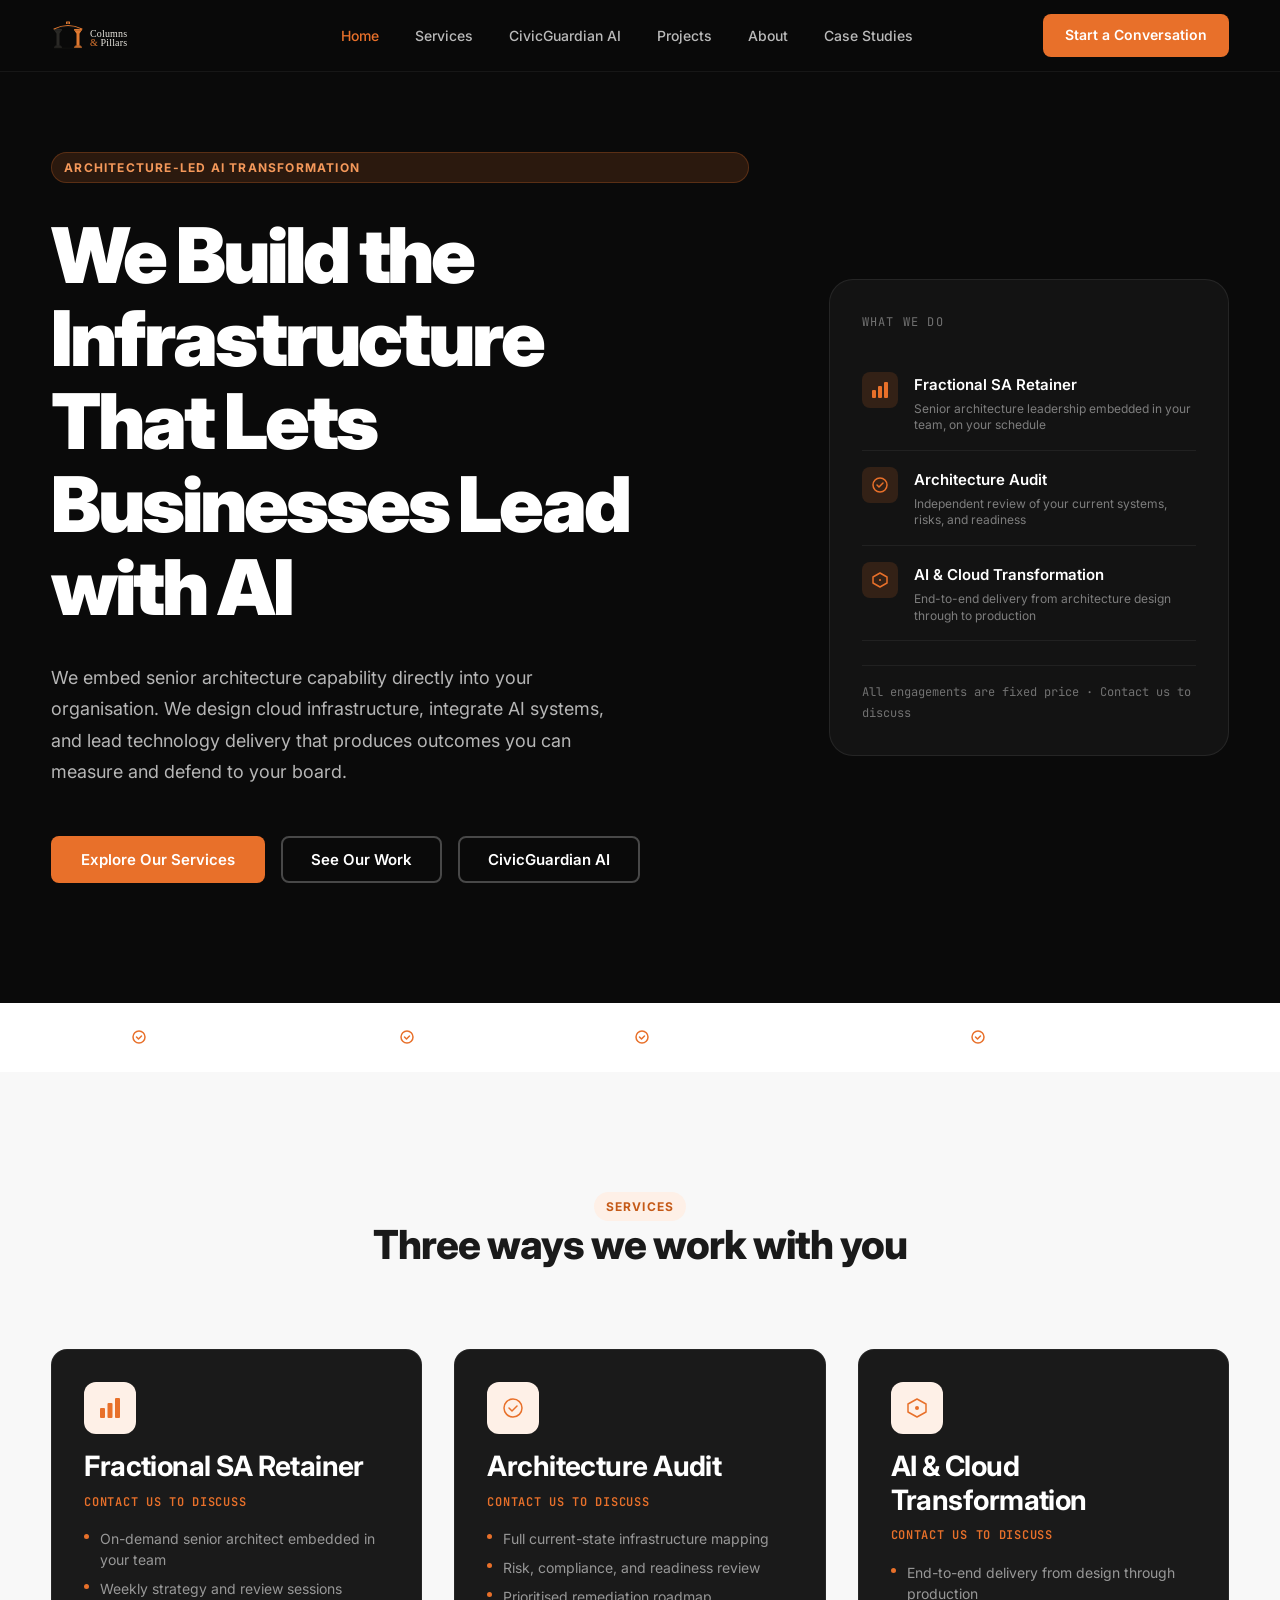
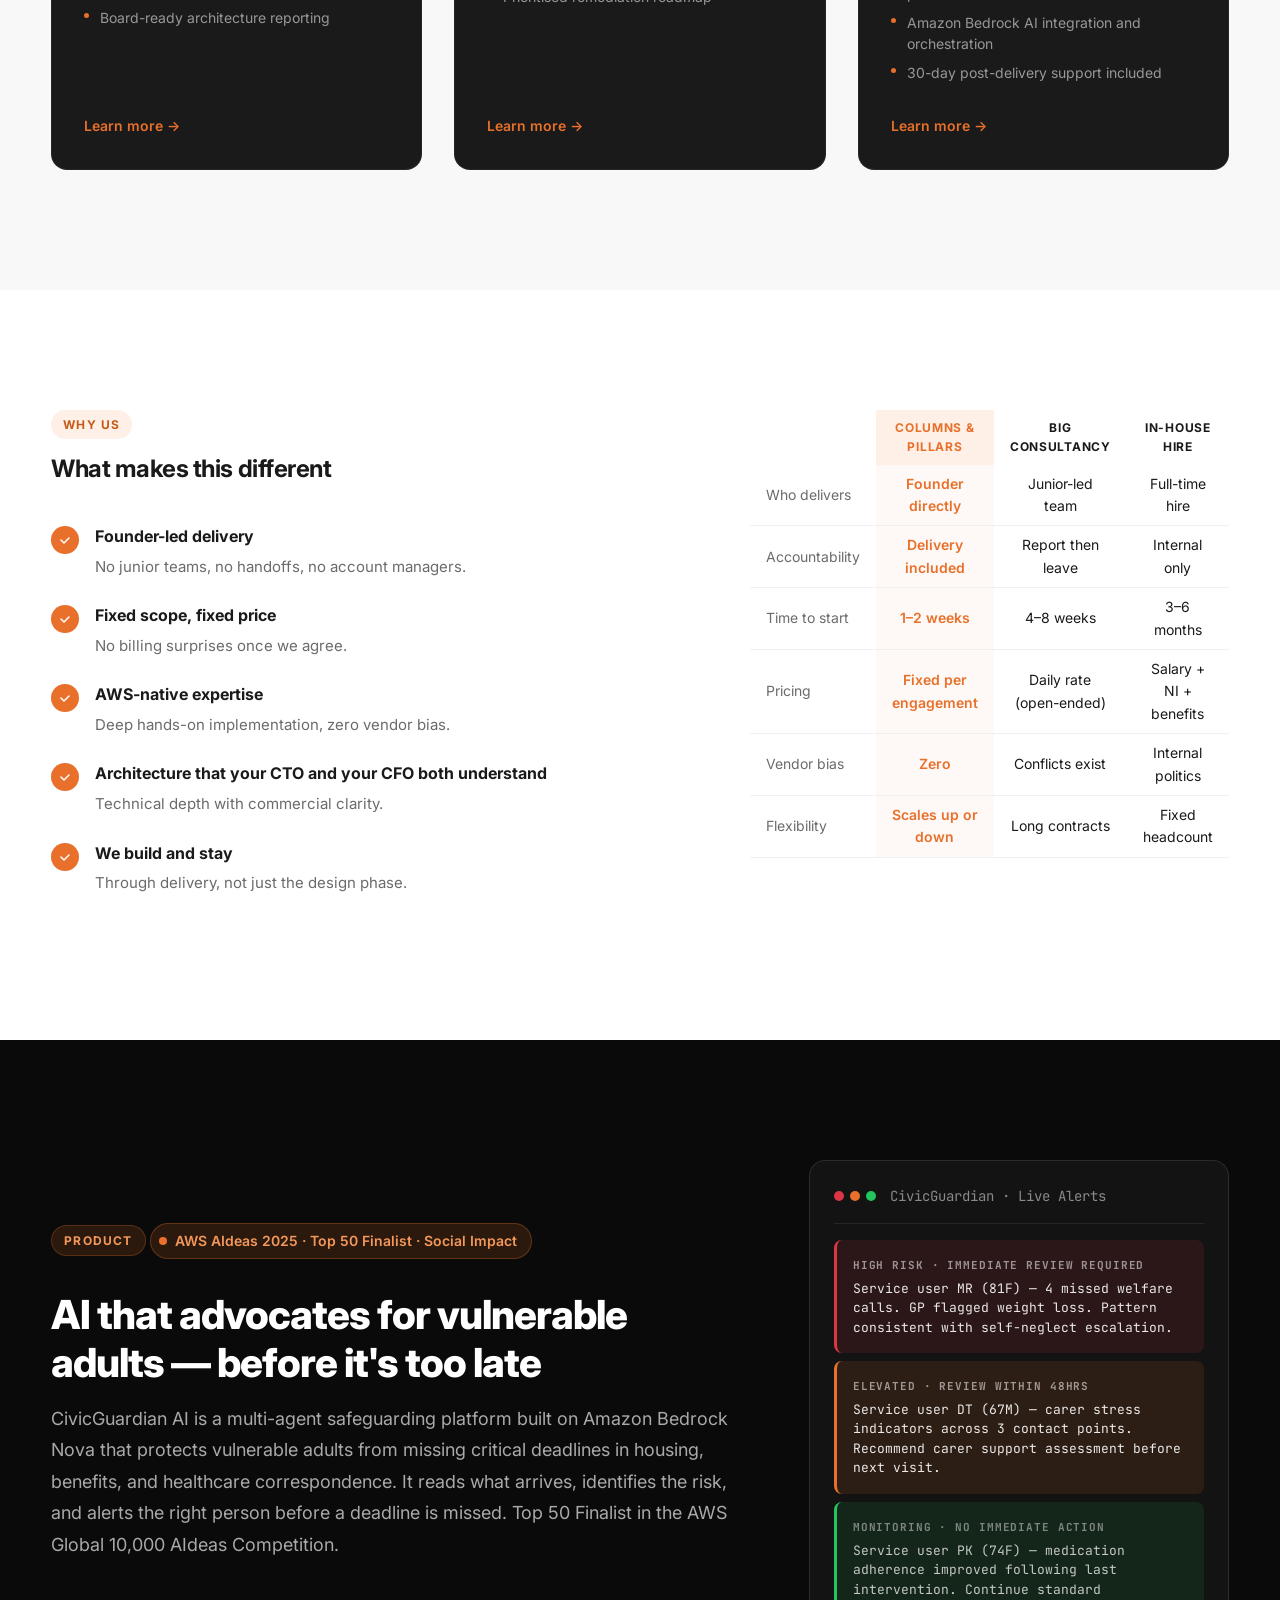
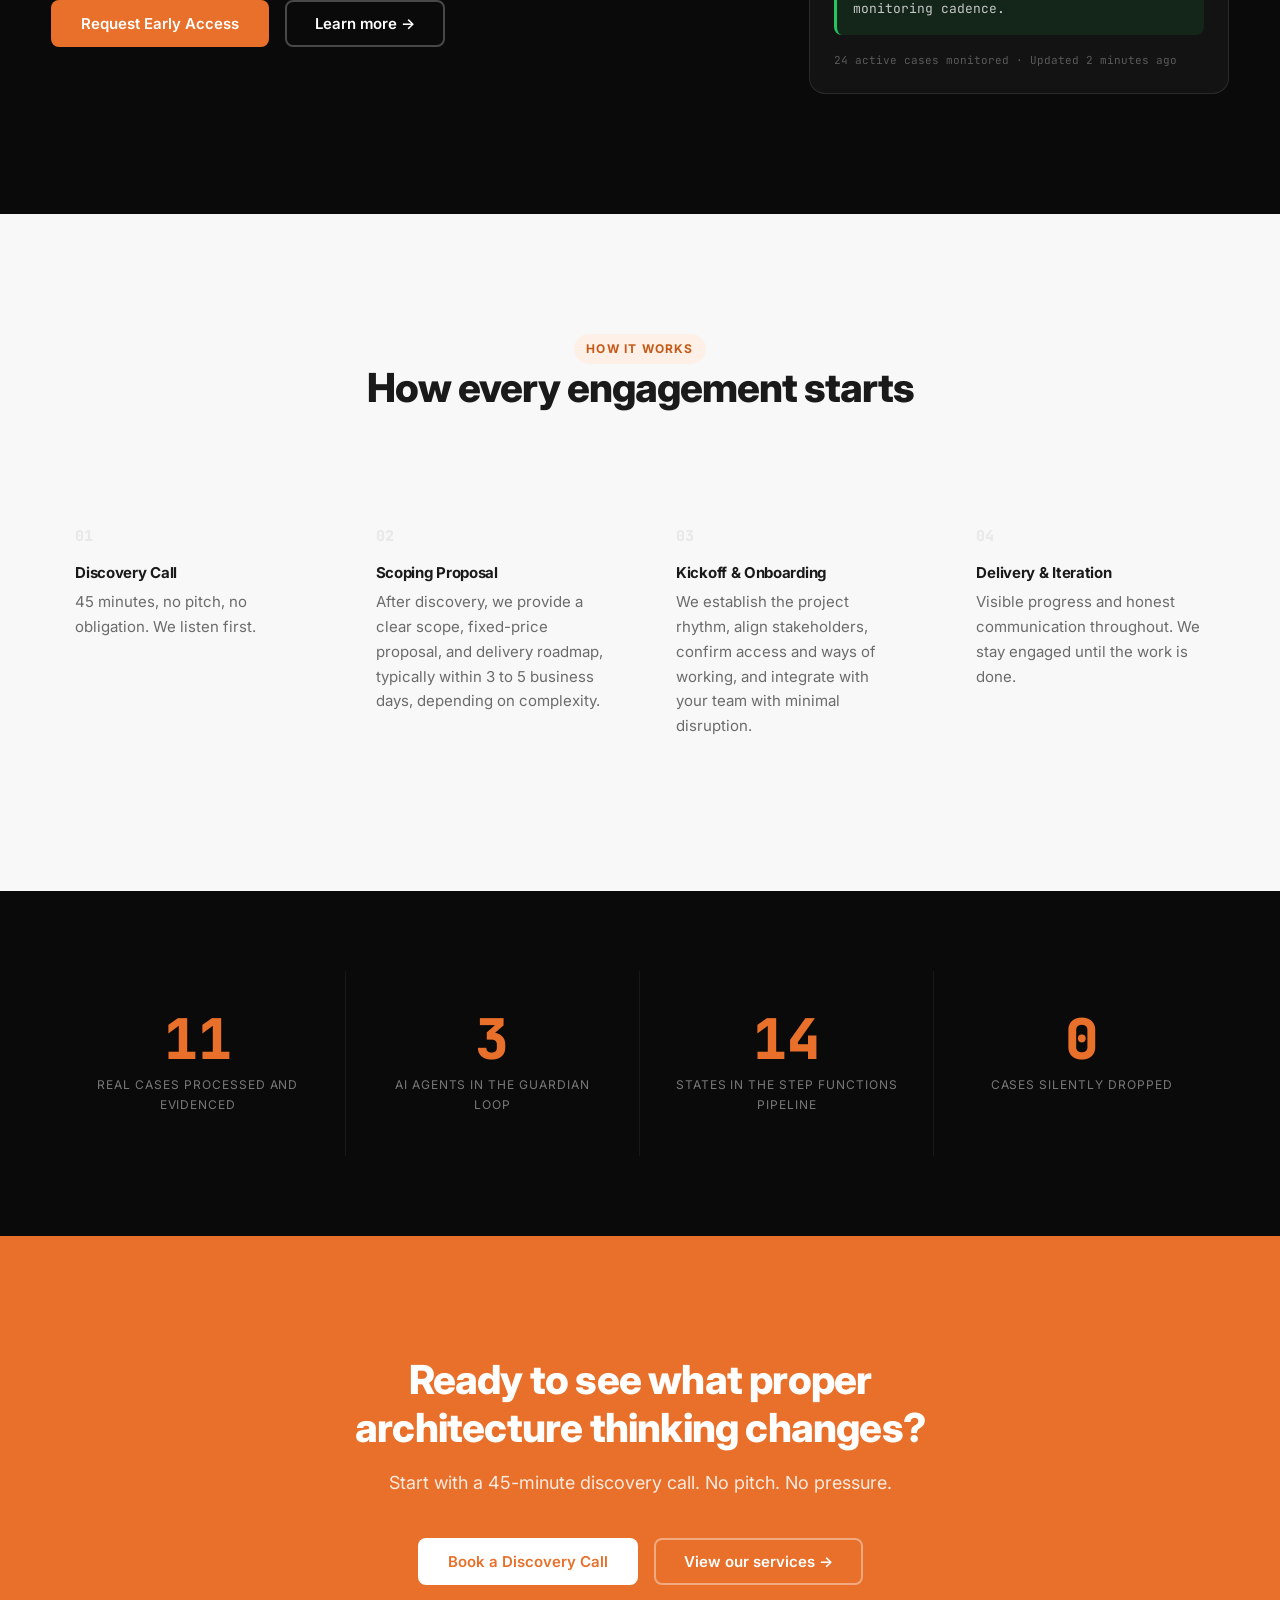
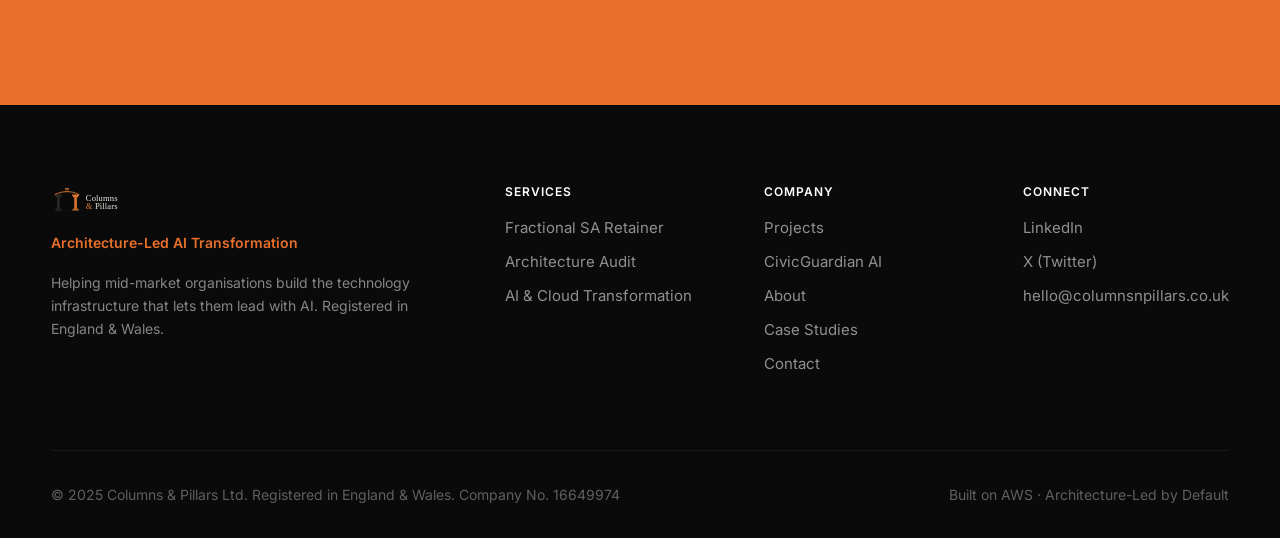
<file: index.html>
<!DOCTYPE html>
<html lang="en">
<head>
  <meta charset="UTF-8">
  <meta name="viewport" content="width=device-width, initial-scale=1.0">
  <title>Columns &amp; Pillars Tech — Architecture-Led AI Transformation</title>
  <meta name="description" content="Architecture-Led AI Transformation for mid-market organisations. Fractional Solutions Architecture, AI strategy, and technology governance.">

  <!-- Open Graph -->
  <meta property="og:title" content="Columns &amp; Pillars Tech — Architecture-Led AI Transformation">
  <meta property="og:description" content="Architecture-Led AI Transformation for mid-market organisations. Fractional Solutions Architecture, AI strategy, and technology governance.">
  <meta property="og:type" content="website">
  <meta property="og:url" content="https://columnsnpillars.co.uk">
  <meta property="og:site_name" content="Columns &amp; Pillars Tech">

  <!-- Favicon -->
  <link rel="icon" type="image/svg+xml" href="data:image/svg+xml,<svg xmlns='http://www.w3.org/2000/svg' viewBox='0 0 32 32'><rect x='4' y='6' width='24' height='14' rx='3' fill='%23E07830'/><rect x='9' y='10' width='14' height='6' rx='1.5' fill='%232a2926'/><path d='M4 20 Q16 26 28 20' fill='none' stroke='%23E07830' stroke-width='2' stroke-linecap='round'/></svg>">

  <!-- Fonts -->
  <link rel="preconnect" href="https://fonts.googleapis.com">
  <link rel="preconnect" href="https://fonts.gstatic.com" crossorigin>
  <link href="https://fonts.googleapis.com/css2?family=Inter:wght@400;500;600;700;800;900&family=JetBrains+Mono:wght@400;600;700&display=swap" rel="stylesheet">

  <link rel="stylesheet" href="css/style.css">
</head>
<body>

  <!-- Skip link -->
  <a href="#main-content" class="skip-link">Skip to main content</a>

  <!-- NAV -->
  <nav class="nav" aria-label="Main navigation">
    <div class="nav-inner container">
      <a href="index.html" class="nav-logo" aria-label="Columns &amp; Pillars — Home">
        <svg xmlns="http://www.w3.org/2000/svg" viewBox="0 0 320 70" width="160" height="35" aria-label="Columns &amp; Pillars logo"><rect x="6" y="22" width="16" height="3.5" rx="1" fill="#2a2926"/><rect x="8" y="25" width="12" height="3" rx="0.8" fill="#2a2926"/><rect x="9.5" y="27.5" width="9" height="2.5" rx="0.5" fill="#2a2926"/><rect x="11" y="29.5" width="6" height="26" rx="1" fill="#2a2926"/><rect x="8.5" y="55" width="11" height="2.5" rx="0.5" fill="#2a2926"/><rect x="6" y="57" width="16" height="2.5" rx="0.8" fill="#2a2926"/><rect x="46" y="22" width="16" height="3.5" rx="1" fill="#E07830"/><rect x="48" y="25" width="12" height="3" rx="0.8" fill="#E07830"/><rect x="49.5" y="27.5" width="9" height="2.5" rx="0.5" fill="#E07830"/><rect x="51" y="29.5" width="6" height="26" rx="1" fill="#E07830"/><rect x="48.5" y="55" width="11" height="2.5" rx="0.5" fill="#E07830"/><rect x="46" y="57" width="16" height="2.5" rx="0.8" fill="#E07830"/><path d="M6 22 Q34 8 62 22" fill="none" stroke="#E07830" stroke-width="2.2" stroke-linecap="round"/><path d="M11 22 Q34 12 57 22" fill="none" stroke="#2a2926" stroke-width="0.8" stroke-linecap="round"/><rect x="30" y="7" width="8" height="5" rx="1" fill="#E07830"/><rect x="32" y="9" width="4" height="2" rx="0.5" fill="#2a2926"/><rect x="6" y="59.5" width="56" height="1.5" rx="0.5" fill="#2a2926" opacity="0.3"/><text x="78" y="38" font-family="Georgia,'Times New Roman',serif" font-size="20" font-weight="400" letter-spacing="0.3" fill="#e8e5de">Columns</text><text x="78" y="56" font-family="Georgia,'Times New Roman',serif" font-size="20" font-weight="400" letter-spacing="0.3" fill="#e8e5de"><tspan fill="#E07830">&amp;</tspan> Pillars</text></svg>
      </a>

      <ul class="nav-links" role="list">
        <li><a href="index.html" class="nav-link">Home</a></li>
        <li><a href="services.html" class="nav-link">Services</a></li>
        <li><a href="civicguardian.html" class="nav-link">CivicGuardian AI</a></li>
        <li><a href="projects.html" class="nav-link">Projects</a></li>
        <li><a href="about.html" class="nav-link">About</a></li>
        <li><a href="case-studies.html" class="nav-link">Case Studies</a></li>
      </ul>

      <a href="contact.html" class="nav-cta">Start a Conversation</a>

      <button class="nav-mobile-toggle" aria-label="Toggle navigation" aria-expanded="false">
        <span></span>
        <span></span>
        <span></span>
      </button>
    </div>
  </nav>

  <main id="main-content">

    <!-- SECTION 1: HERO -->
    <section class="hero" aria-labelledby="hero-heading">
      <div class="container">
        <div class="hero-inner">

          <div class="hero-content" data-animate>
            <span class="eyebrow eyebrow-dark">Architecture-Led AI Transformation</span>
            <h1 id="hero-heading">We Build the Infrastructure<br>That Lets Businesses Lead with AI</h1>
            <p class="hero-sub">We embed senior architecture capability directly into your organisation. We design cloud infrastructure, integrate AI systems, and lead technology delivery that produces outcomes you can measure and defend to your board.</p>
            <div class="hero-buttons">
              <a href="services.html" class="btn btn-primary">Explore Our Services</a>
              <a href="projects.html" class="btn btn-secondary">See Our Work</a>
              <a href="civicguardian.html" class="btn btn-secondary">CivicGuardian AI</a>
            </div>
          </div>

          <div class="hero-services-panel" data-animate data-animate-delay="2">
            <p class="hero-panel-label">What we do</p>

            <div class="hero-service-row">
              <div class="hero-service-icon" aria-hidden="true">
                <svg width="18" height="18" viewBox="0 0 18 18" fill="none">
                  <rect x="1" y="9" width="4" height="8" rx="1" fill="#E8702A"/>
                  <rect x="7" y="5" width="4" height="12" rx="1" fill="#E8702A"/>
                  <rect x="13" y="1" width="4" height="16" rx="1" fill="#E8702A"/>
                </svg>
              </div>
              <div>
                <p class="hero-service-name">Fractional SA Retainer</p>
                <p class="hero-service-desc">Senior architecture leadership embedded in your team, on your schedule</p>
              </div>
            </div>

            <div class="hero-service-row">
              <div class="hero-service-icon" aria-hidden="true">
                <svg width="18" height="18" viewBox="0 0 18 18" fill="none">
                  <circle cx="9" cy="9" r="7" stroke="#E8702A" stroke-width="1.5"/>
                  <path d="M6 9l2 2 4-4" stroke="#E8702A" stroke-width="1.5" stroke-linecap="round" stroke-linejoin="round"/>
                </svg>
              </div>
              <div>
                <p class="hero-service-name">Architecture Audit</p>
                <p class="hero-service-desc">Independent review of your current systems, risks, and readiness</p>
              </div>
            </div>

            <div class="hero-service-row">
              <div class="hero-service-icon" aria-hidden="true">
                <svg width="18" height="18" viewBox="0 0 18 18" fill="none">
                  <path d="M9 2L2 6v6l7 4 7-4V6L9 2z" stroke="#E8702A" stroke-width="1.5" stroke-linejoin="round"/>
                  <path d="M9 10a1 1 0 100-2 1 1 0 000 2z" fill="#E8702A"/>
                </svg>
              </div>
              <div>
                <p class="hero-service-name">AI &amp; Cloud Transformation</p>
                <p class="hero-service-desc">End-to-end delivery from architecture design through to production</p>
              </div>
            </div>

            <p class="hero-panel-cta" style="font-family:var(--font-mono);font-size:var(--text-label);color:rgba(255,255,255,0.4);margin-top:var(--sp-3);padding-top:var(--sp-2);border-top:1px solid rgba(255,255,255,0.06);">
              All engagements are fixed price · Contact us to discuss
            </p>
          </div>

        </div>
      </div>
    </section>

    <!-- SECTION 2: TRUST BAR -->
    <section class="trust-bar bg-dark" aria-label="Trust signals">
      <div class="container">
        <div class="trust-bar-inner">
          <div class="trust-item">
            <svg width="14" height="14" viewBox="0 0 14 14" fill="none" aria-hidden="true"><circle cx="7" cy="7" r="6" stroke="#E8702A" stroke-width="1.5"/><path d="M4.5 7l2 2 3-3" stroke="#E8702A" stroke-width="1.5" stroke-linecap="round" stroke-linejoin="round"/></svg>
            AWS Partner Network
          </div>
          <div class="trust-divider" aria-hidden="true"></div>
          <div class="trust-item">
            <svg width="14" height="14" viewBox="0 0 14 14" fill="none" aria-hidden="true"><circle cx="7" cy="7" r="6" stroke="#E8702A" stroke-width="1.5"/><path d="M4.5 7l2 2 3-3" stroke="#E8702A" stroke-width="1.5" stroke-linecap="round" stroke-linejoin="round"/></svg>
            UK Registered Ltd
          </div>
          <div class="trust-divider" aria-hidden="true"></div>
          <div class="trust-item">
            <svg width="14" height="14" viewBox="0 0 14 14" fill="none" aria-hidden="true"><circle cx="7" cy="7" r="6" stroke="#E8702A" stroke-width="1.5"/><path d="M4.5 7l2 2 3-3" stroke="#E8702A" stroke-width="1.5" stroke-linecap="round" stroke-linejoin="round"/></svg>
            AWS AIdeas 2025 Top 50 Finalist
          </div>
          <div class="trust-divider" aria-hidden="true"></div>
          <div class="trust-item">
            <svg width="14" height="14" viewBox="0 0 14 14" fill="none" aria-hidden="true"><circle cx="7" cy="7" r="6" stroke="#E8702A" stroke-width="1.5"/><path d="M4.5 7l2 2 3-3" stroke="#E8702A" stroke-width="1.5" stroke-linecap="round" stroke-linejoin="round"/></svg>
            Public Sector Ready
          </div>
        </div>
      </div>
    </section>

    <!-- SECTION 3: SERVICES STRIP -->
    <section class="section bg-off-white" aria-labelledby="services-heading">
      <div class="container">
        <div class="section-header" data-animate>
          <span class="eyebrow">Services</span>
          <h2 id="services-heading">Three ways we work with you</h2>
        </div>
        <div class="grid-3">

          <article class="service-card" data-animate data-animate-delay="1">
            <div class="service-card-icon" aria-hidden="true">
              <svg width="24" height="24" viewBox="0 0 24 24" fill="none"><rect x="2" y="12" width="5" height="10" rx="1" fill="#E8702A"/><rect x="9.5" y="7" width="5" height="15" rx="1" fill="#E8702A"/><rect x="17" y="2" width="5" height="20" rx="1" fill="#E8702A"/></svg>
            </div>
            <h3>Fractional SA Retainer</h3>
            <p class="service-card-enquiry">Contact us to discuss</p>
            <ul class="service-feature-list" aria-label="Features">
              <li>On-demand senior architect embedded in your team</li>
              <li>Weekly strategy and review sessions</li>
              <li>Board-ready architecture reporting</li>
            </ul>
            <a href="services.html" class="service-card-link">Learn more →</a>
          </article>

          <article class="service-card" data-animate data-animate-delay="2">
            <div class="service-card-icon" aria-hidden="true">
              <svg width="24" height="24" viewBox="0 0 24 24" fill="none"><circle cx="12" cy="12" r="9" stroke="#E8702A" stroke-width="1.5"/><path d="M8 12l3 3 5-5" stroke="#E8702A" stroke-width="1.5" stroke-linecap="round" stroke-linejoin="round"/></svg>
            </div>
            <h3>Architecture Audit</h3>
            <p class="service-card-enquiry">Contact us to discuss</p>
            <ul class="service-feature-list" aria-label="Features">
              <li>Full current-state infrastructure mapping</li>
              <li>Risk, compliance, and readiness review</li>
              <li>Prioritised remediation roadmap</li>
            </ul>
            <a href="services.html" class="service-card-link">Learn more →</a>
          </article>

          <article class="service-card" data-animate data-animate-delay="3">
            <div class="service-card-icon" aria-hidden="true">
              <svg width="24" height="24" viewBox="0 0 24 24" fill="none"><path d="M12 3L3 8v8l9 5 9-5V8L12 3z" stroke="#E8702A" stroke-width="1.5" stroke-linejoin="round"/><circle cx="12" cy="12" r="2" fill="#E8702A"/></svg>
            </div>
            <h3>AI &amp; Cloud Transformation</h3>
            <p class="service-card-enquiry">Contact us to discuss</p>
            <ul class="service-feature-list" aria-label="Features">
              <li>End-to-end delivery from design through production</li>
              <li>Amazon Bedrock AI integration and orchestration</li>
              <li>30-day post-delivery support included</li>
            </ul>
            <a href="services.html" class="service-card-link">Learn more →</a>
          </article>

        </div>
      </div>
    </section>

    <!-- SECTION 4: WHY COLUMNS & PILLARS -->
    <section class="section" aria-labelledby="why-heading">
      <div class="container">
        <div class="why-grid">
          <div data-animate>
            <span class="eyebrow">Why us</span>
            <h2 id="why-heading" style="margin:var(--sp-2) 0 var(--sp-5);">What makes this different</h2>

            <div class="why-reason">
              <div class="why-check" aria-hidden="true">
                <svg width="14" height="14" viewBox="0 0 14 14" fill="none"><path d="M3 7l3 3 5-5" stroke="#fff" stroke-width="1.5" stroke-linecap="round" stroke-linejoin="round"/></svg>
              </div>
              <div>
                <strong>Founder-led delivery</strong>
                <p style="font-size:var(--text-sm);color:var(--grey-600);margin-top:4px;">No junior teams, no handoffs, no account managers.</p>
              </div>
            </div>

            <div class="why-reason">
              <div class="why-check" aria-hidden="true">
                <svg width="14" height="14" viewBox="0 0 14 14" fill="none"><path d="M3 7l3 3 5-5" stroke="#fff" stroke-width="1.5" stroke-linecap="round" stroke-linejoin="round"/></svg>
              </div>
              <div>
                <strong>Fixed scope, fixed price</strong>
                <p style="font-size:var(--text-sm);color:var(--grey-600);margin-top:4px;">No billing surprises once we agree.</p>
              </div>
            </div>

            <div class="why-reason">
              <div class="why-check" aria-hidden="true">
                <svg width="14" height="14" viewBox="0 0 14 14" fill="none"><path d="M3 7l3 3 5-5" stroke="#fff" stroke-width="1.5" stroke-linecap="round" stroke-linejoin="round"/></svg>
              </div>
              <div>
                <strong>AWS-native expertise</strong>
                <p style="font-size:var(--text-sm);color:var(--grey-600);margin-top:4px;">Deep hands-on implementation, zero vendor bias.</p>
              </div>
            </div>

            <div class="why-reason">
              <div class="why-check" aria-hidden="true">
                <svg width="14" height="14" viewBox="0 0 14 14" fill="none"><path d="M3 7l3 3 5-5" stroke="#fff" stroke-width="1.5" stroke-linecap="round" stroke-linejoin="round"/></svg>
              </div>
              <div>
                <strong>Architecture that your CTO and your CFO both understand</strong>
                <p style="font-size:var(--text-sm);color:var(--grey-600);margin-top:4px;">Technical depth with commercial clarity.</p>
              </div>
            </div>

            <div class="why-reason">
              <div class="why-check" aria-hidden="true">
                <svg width="14" height="14" viewBox="0 0 14 14" fill="none"><path d="M3 7l3 3 5-5" stroke="#fff" stroke-width="1.5" stroke-linecap="round" stroke-linejoin="round"/></svg>
              </div>
              <div>
                <strong>We build and stay</strong>
                <p style="font-size:var(--text-sm);color:var(--grey-600);margin-top:4px;">Through delivery, not just the design phase.</p>
              </div>
            </div>
          </div>

          <div data-animate data-animate-delay="2">
            <table class="compare-table" aria-label="Comparison table">
              <thead>
                <tr>
                  <th scope="col"></th>
                  <th scope="col" class="highlight">Columns &amp; Pillars</th>
                  <th scope="col">Big Consultancy</th>
                  <th scope="col">In-house Hire</th>
                </tr>
              </thead>
              <tbody>
                <tr>
                  <td>Who delivers</td>
                  <td class="highlight">Founder directly</td>
                  <td>Junior-led team</td>
                  <td>Full-time hire</td>
                </tr>
                <tr>
                  <td>Accountability</td>
                  <td class="highlight">Delivery included</td>
                  <td>Report then leave</td>
                  <td>Internal only</td>
                </tr>
                <tr>
                  <td>Time to start</td>
                  <td class="highlight">1–2 weeks</td>
                  <td>4–8 weeks</td>
                  <td>3–6 months</td>
                </tr>
                <tr>
                  <td>Pricing</td>
                  <td class="highlight">Fixed per engagement</td>
                  <td>Daily rate (open-ended)</td>
                  <td>Salary + NI + benefits</td>
                </tr>
                <tr>
                  <td>Vendor bias</td>
                  <td class="highlight">Zero</td>
                  <td>Conflicts exist</td>
                  <td>Internal politics</td>
                </tr>
                <tr>
                  <td>Flexibility</td>
                  <td class="highlight">Scales up or down</td>
                  <td>Long contracts</td>
                  <td>Fixed headcount</td>
                </tr>
              </tbody>
            </table>
          </div>
        </div>
      </div>
    </section>

    <!-- SECTION 5: CIVICGUARDIAN TEASER -->
    <section class="civic-teaser" aria-labelledby="civic-heading">
      <div class="container">
        <div class="civic-teaser-inner">

          <div data-animate>
            <span class="eyebrow eyebrow-dark">Product</span>
            <div class="civic-status-badge" style="margin:var(--sp-2) 0;">
              <span class="civic-status-dot" aria-hidden="true"></span>
              AWS AIdeas 2025 · Top 50 Finalist · Social Impact
            </div>
            <h2 id="civic-heading" style="font-size:var(--text-display-md);font-weight:800;color:var(--white);letter-spacing:-0.025em;margin:var(--sp-2) 0;">AI that advocates for vulnerable adults — before it's too late</h2>
            <p style="font-size:var(--text-body-lg);color:rgba(255,255,255,0.65);line-height:1.75;margin-bottom:var(--sp-5);">CivicGuardian AI is a multi-agent safeguarding platform built on Amazon Bedrock Nova that protects vulnerable adults from missing critical deadlines in housing, benefits, and healthcare correspondence. It reads what arrives, identifies the risk, and alerts the right person before a deadline is missed. Top 50 Finalist in the AWS Global 10,000 AIdeas Competition.</p>
            <div class="hero-buttons">
              <a href="civicguardian.html" class="btn btn-primary">Request Early Access</a>
              <a href="civicguardian.html" class="btn btn-secondary">Learn more →</a>
            </div>
          </div>

          <div class="civic-mock-ui" data-animate data-animate-delay="2" aria-label="CivicGuardian AI live alerts preview">
            <div class="mock-ui-header">
              <span class="mock-dot" style="background:#DC3545;" aria-hidden="true"></span>
              <span class="mock-dot" style="background:#E8702A;" aria-hidden="true"></span>
              <span class="mock-dot" style="background:#22C55E;" aria-hidden="true"></span>
              <span style="font-size:var(--text-xs);color:rgba(255,255,255,0.5);margin-left:var(--sp-1);">CivicGuardian · Live Alerts</span>
            </div>

            <div class="alert-item alert-high">
              <p class="alert-label">HIGH RISK · Immediate Review Required</p>
              Service user MR (81F) — 4 missed welfare calls. GP flagged weight loss. Pattern consistent with self-neglect escalation.
            </div>

            <div class="alert-item alert-med">
              <p class="alert-label">ELEVATED · Review Within 48hrs</p>
              Service user DT (67M) — carer stress indicators across 3 contact points. Recommend carer support assessment before next visit.
            </div>

            <div class="alert-item alert-low">
              <p class="alert-label">MONITORING · No Immediate Action</p>
              Service user PK (74F) — medication adherence improved following last intervention. Continue standard monitoring cadence.
            </div>

            <p style="font-size:0.6875rem;color:rgba(255,255,255,0.3);margin-top:var(--sp-2);font-family:var(--font-mono);">24 active cases monitored · Updated 2 minutes ago</p>
          </div>

        </div>
      </div>
    </section>

    <!-- SECTION 6: PROCESS -->
    <section class="section bg-off-white" aria-labelledby="process-heading">
      <div class="container">
        <div class="section-header" data-animate>
          <span class="eyebrow">How It Works</span>
          <h2 id="process-heading">How every engagement starts</h2>
        </div>
        <div class="process-grid">
          <div class="process-step" data-animate data-animate-delay="1">
            <p class="process-num" aria-hidden="true">01</p>
            <h3>Discovery Call</h3>
            <p>45 minutes, no pitch, no obligation. We listen first.</p>
          </div>
          <div class="process-step" data-animate data-animate-delay="2">
            <p class="process-num" aria-hidden="true">02</p>
            <h3>Scoping Proposal</h3>
            <p>After discovery, we provide a clear scope, fixed-price proposal, and delivery roadmap, typically within 3 to 5 business days, depending on complexity.</p>
          </div>
          <div class="process-step" data-animate data-animate-delay="3">
            <p class="process-num" aria-hidden="true">03</p>
            <h3>Kickoff &amp; Onboarding</h3>
            <p>We establish the project rhythm, align stakeholders, confirm access and ways of working, and integrate with your team with minimal disruption.</p>
          </div>
          <div class="process-step" data-animate data-animate-delay="3">
            <p class="process-num" aria-hidden="true">04</p>
            <h3>Delivery &amp; Iteration</h3>
            <p>Visible progress and honest communication throughout. We stay engaged until the work is done.</p>
          </div>
        </div>
      </div>
    </section>

    <!-- SECTION 7: STATS STRIP -->
    <section class="stats-strip" aria-label="Key statistics">
      <div class="container">
        <div class="stats-grid">
          <div class="stat-item" data-animate>
            <p class="stat-number" aria-label="11 real cases processed and evidenced">11</p>
            <p class="stat-label">Real cases processed and evidenced</p>
          </div>
          <div class="stat-item" data-animate data-animate-delay="1">
            <p class="stat-number" aria-label="3 AI agents in the Guardian Loop">3</p>
            <p class="stat-label">AI agents in the Guardian Loop</p>
          </div>
          <div class="stat-item" data-animate data-animate-delay="2">
            <p class="stat-number" aria-label="14 states in the Step Functions pipeline">14</p>
            <p class="stat-label">States in the Step Functions pipeline</p>
          </div>
          <div class="stat-item" data-animate data-animate-delay="3">
            <p class="stat-number" aria-label="0 cases silently dropped">0</p>
            <p class="stat-label">Cases silently dropped</p>
          </div>
        </div>
      </div>
    </section>

    <!-- SECTION 8: FINAL CTA -->
    <section class="section-cta" aria-labelledby="cta-heading">
      <div class="container">
        <div class="cta-inner" data-animate>
          <h2 id="cta-heading">Ready to see what proper architecture thinking changes?</h2>
          <p>Start with a 45-minute discovery call. No pitch. No pressure.</p>
          <div class="cta-buttons">
            <a href="contact.html" class="btn btn-white">Book a Discovery Call</a>
            <a href="services.html" class="btn btn-ghost-white">View our services →</a>
          </div>
        </div>
      </div>
    </section>

  </main>

  <!-- FOOTER -->
  <footer class="footer" aria-label="Site footer">
    <div class="container">
      <div class="footer-grid">

        <div>
          <a href="index.html" class="nav-logo" style="margin-bottom:var(--sp-2);display:inline-flex;" aria-label="Columns &amp; Pillars — Home">
            <svg xmlns="http://www.w3.org/2000/svg" viewBox="0 0 320 70" width="140" height="30" aria-label="Columns &amp; Pillars logo"><rect x="6" y="22" width="16" height="3.5" rx="1" fill="#2a2926"/><rect x="8" y="25" width="12" height="3" rx="0.8" fill="#2a2926"/><rect x="9.5" y="27.5" width="9" height="2.5" rx="0.5" fill="#2a2926"/><rect x="11" y="29.5" width="6" height="26" rx="1" fill="#2a2926"/><rect x="8.5" y="55" width="11" height="2.5" rx="0.5" fill="#2a2926"/><rect x="6" y="57" width="16" height="2.5" rx="0.8" fill="#2a2926"/><rect x="46" y="22" width="16" height="3.5" rx="1" fill="#E07830"/><rect x="48" y="25" width="12" height="3" rx="0.8" fill="#E07830"/><rect x="49.5" y="27.5" width="9" height="2.5" rx="0.5" fill="#E07830"/><rect x="51" y="29.5" width="6" height="26" rx="1" fill="#E07830"/><rect x="48.5" y="55" width="11" height="2.5" rx="0.5" fill="#E07830"/><rect x="46" y="57" width="16" height="2.5" rx="0.8" fill="#E07830"/><path d="M6 22 Q34 8 62 22" fill="none" stroke="#E07830" stroke-width="2.2" stroke-linecap="round"/><path d="M11 22 Q34 12 57 22" fill="none" stroke="#2a2926" stroke-width="0.8" stroke-linecap="round"/><rect x="30" y="7" width="8" height="5" rx="1" fill="#E07830"/><rect x="32" y="9" width="4" height="2" rx="0.5" fill="#2a2926"/><rect x="6" y="59.5" width="56" height="1.5" rx="0.5" fill="#2a2926" opacity="0.3"/><text x="78" y="38" font-family="Georgia,'Times New Roman',serif" font-size="20" font-weight="400" letter-spacing="0.3" fill="#e8e5de">Columns</text><text x="78" y="56" font-family="Georgia,'Times New Roman',serif" font-size="20" font-weight="400" letter-spacing="0.3" fill="#e8e5de"><tspan fill="#E07830">&amp;</tspan> Pillars</text></svg>
          </a>
          <p class="footer-tagline">Architecture-Led AI Transformation</p>
          <p class="footer-desc" style="margin-top:var(--sp-1);">Helping mid-market organisations build the technology infrastructure that lets them lead with AI. Registered in England &amp; Wales.</p>
        </div>

        <div class="footer-links">
          <h4>Services</h4>
          <a href="services.html">Fractional SA Retainer</a>
          <a href="services.html">Architecture Audit</a>
          <a href="services.html">AI &amp; Cloud Transformation</a>
        </div>

        <div class="footer-links">
          <h4>Company</h4>
          <a href="projects.html">Projects</a>
          <a href="civicguardian.html">CivicGuardian AI</a>
          <a href="about.html">About</a>
          <a href="case-studies.html">Case Studies</a>
          <a href="contact.html">Contact</a>
        </div>

        <div class="footer-links">
          <h4>Connect</h4>
          <a href="https://linkedin.com/in/mohammedbakare" target="_blank" rel="noopener noreferrer">LinkedIn</a>
          <a href="https://x.com/hakmed4real" target="_blank" rel="noopener noreferrer">X (Twitter)</a>
          <a href="mailto:hello@columnsnpillars.co.uk">hello@columnsnpillars.co.uk</a>
        </div>

      </div>

      <div class="footer-bottom">
        <p>© 2025 Columns &amp; Pillars Ltd. Registered in England &amp; Wales. Company No. 16649974</p>
        <p>Built on AWS · Architecture-Led by Default</p>
      </div>
    </div>
  </footer>

  <script src="js/main.js"></script>
</body>
</html>
</file>
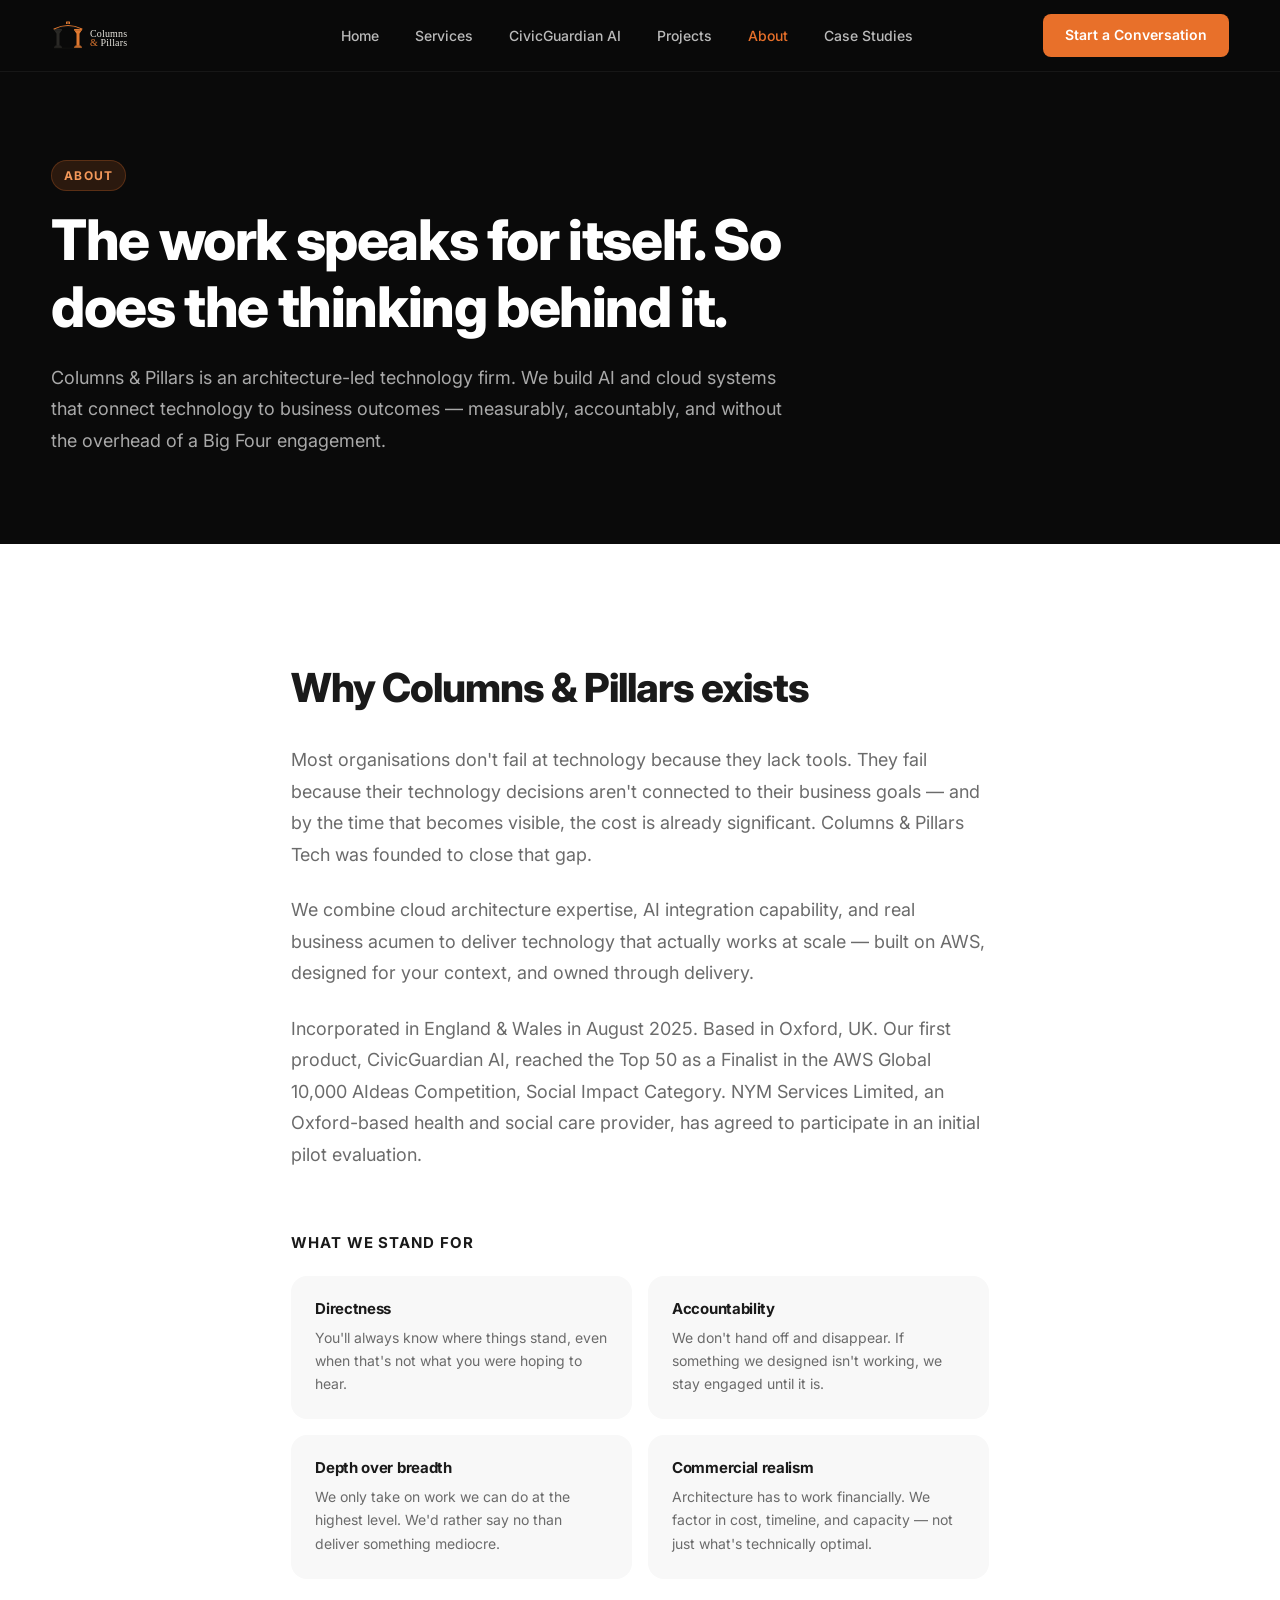
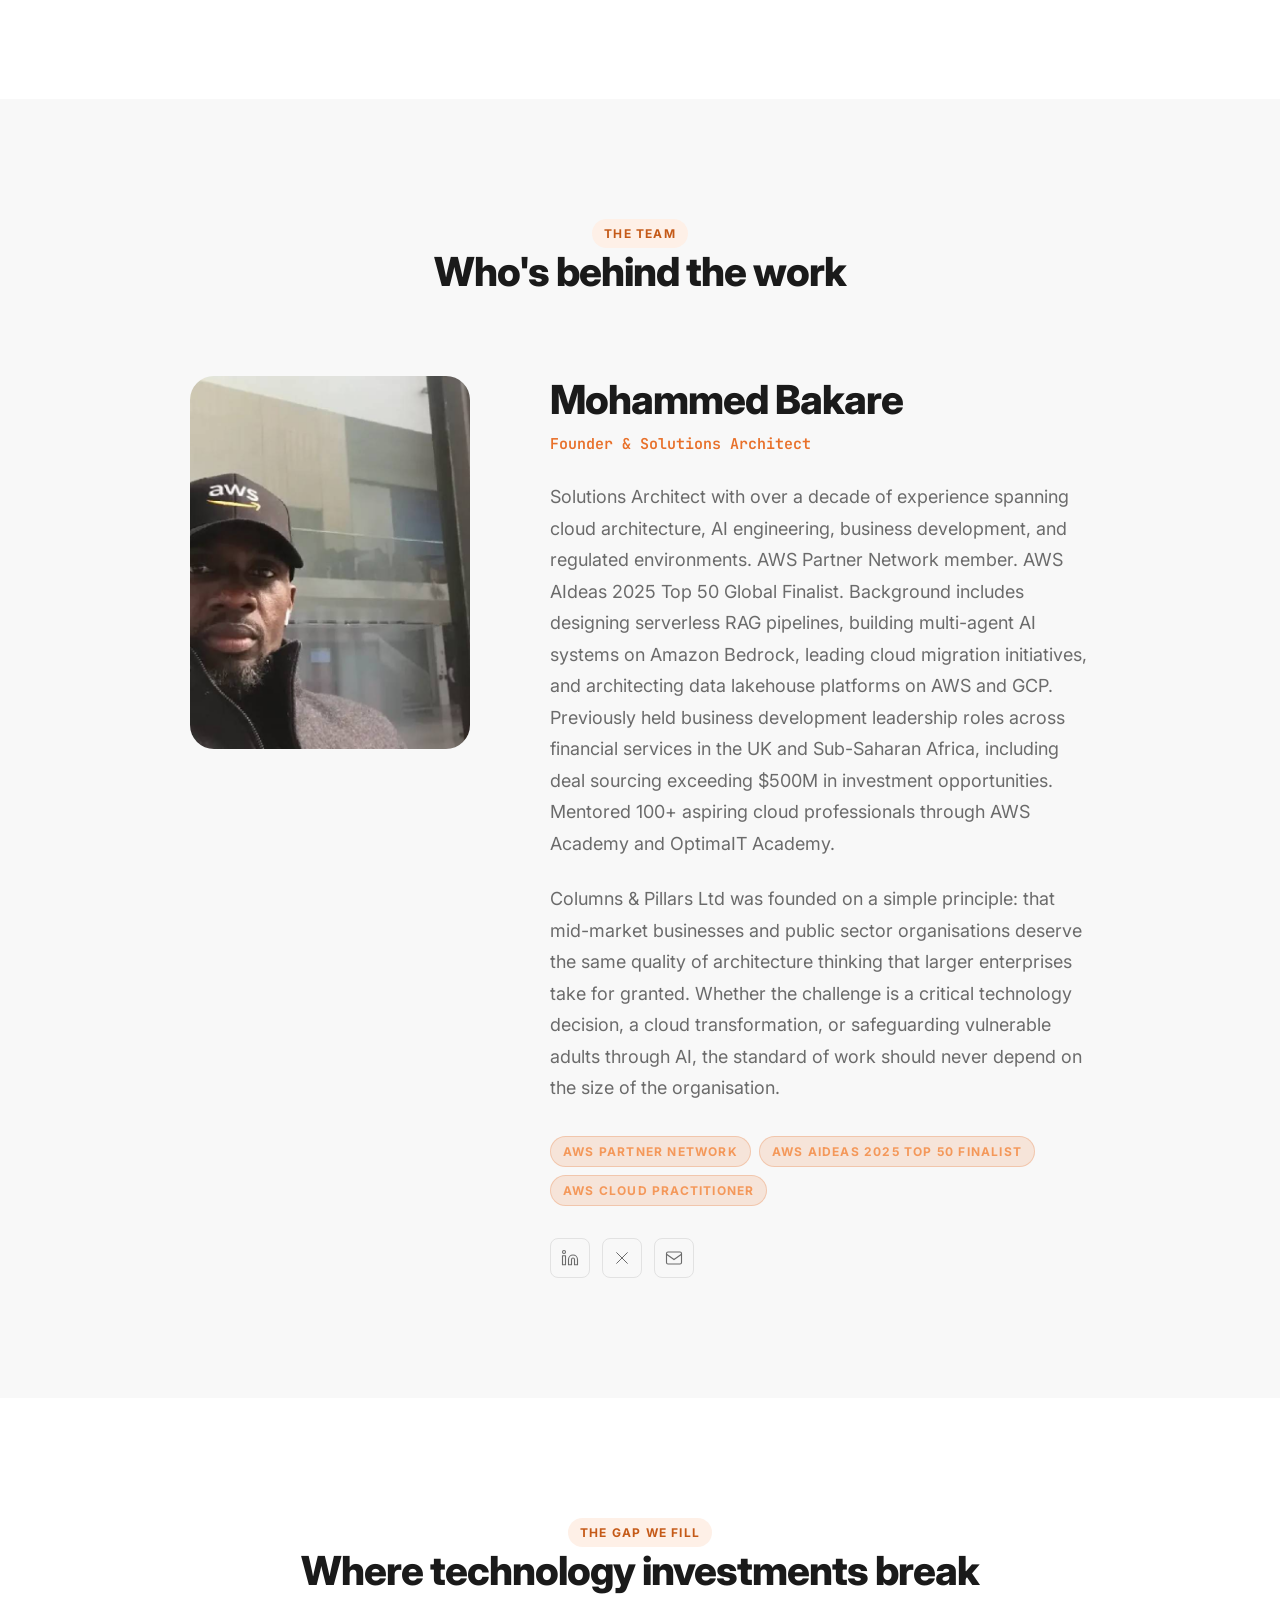
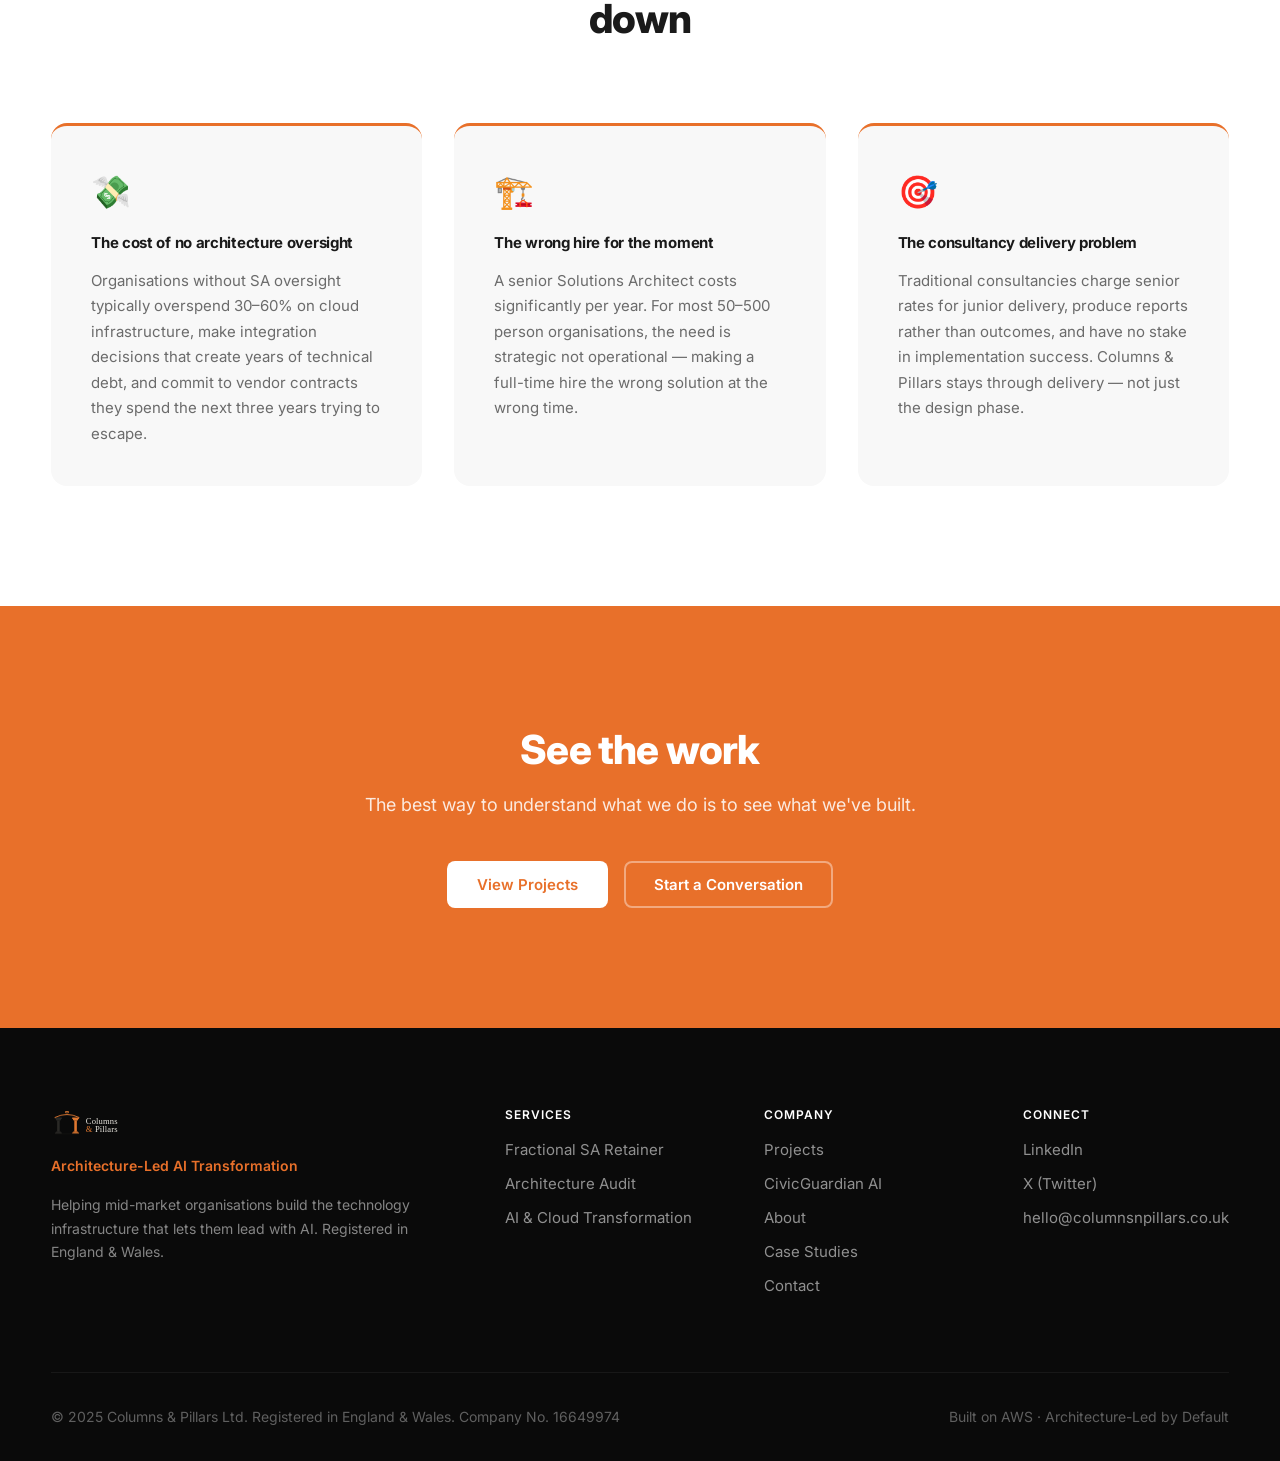
<file: about.html>
<!DOCTYPE html>
<html lang="en">
<head>
  <meta charset="UTF-8">
  <meta name="viewport" content="width=device-width, initial-scale=1.0">
  <title>About — Columns &amp; Pillars Tech</title>
  <meta name="description" content="Columns &amp; Pillars Tech bridges the gap between technology and business outcomes. Founded by Mohammed Bakare, Founder &amp; Solutions Architect, Oxford UK.">
  <meta property="og:title" content="About — Columns &amp; Pillars Tech">
  <meta property="og:description" content="Columns &amp; Pillars Tech bridges the gap between technology and business outcomes. Founded by Mohammed Bakare, Founder &amp; Solutions Architect, Oxford UK.">
  <meta property="og:type" content="website">
  <meta property="og:url" content="https://columnsnpillars.co.uk/about.html">
  <meta property="og:site_name" content="Columns &amp; Pillars Tech">
  <link rel="icon" type="image/svg+xml" href="data:image/svg+xml,<svg xmlns='http://www.w3.org/2000/svg' viewBox='0 0 32 32'><rect x='4' y='6' width='24' height='14' rx='3' fill='%23E07830'/><rect x='9' y='10' width='14' height='6' rx='1.5' fill='%232a2926'/><path d='M4 20 Q16 26 28 20' fill='none' stroke='%23E07830' stroke-width='2' stroke-linecap='round'/></svg>">
  <link rel="preconnect" href="https://fonts.googleapis.com">
  <link rel="preconnect" href="https://fonts.gstatic.com" crossorigin>
  <link href="https://fonts.googleapis.com/css2?family=Inter:wght@400;500;600;700;800;900&family=JetBrains+Mono:wght@400;600;700&display=swap" rel="stylesheet">
  <link rel="stylesheet" href="css/style.css">
</head>
<body>

  <a href="#main-content" class="skip-link">Skip to main content</a>

  <nav class="nav" aria-label="Main navigation">
    <div class="nav-inner container">
      <a href="index.html" class="nav-logo" aria-label="Columns &amp; Pillars — Home">
        <svg xmlns="http://www.w3.org/2000/svg" viewBox="0 0 320 70" width="160" height="35" aria-label="Columns &amp; Pillars logo"><rect x="6" y="22" width="16" height="3.5" rx="1" fill="#2a2926"/><rect x="8" y="25" width="12" height="3" rx="0.8" fill="#2a2926"/><rect x="9.5" y="27.5" width="9" height="2.5" rx="0.5" fill="#2a2926"/><rect x="11" y="29.5" width="6" height="26" rx="1" fill="#2a2926"/><rect x="8.5" y="55" width="11" height="2.5" rx="0.5" fill="#2a2926"/><rect x="6" y="57" width="16" height="2.5" rx="0.8" fill="#2a2926"/><rect x="46" y="22" width="16" height="3.5" rx="1" fill="#E07830"/><rect x="48" y="25" width="12" height="3" rx="0.8" fill="#E07830"/><rect x="49.5" y="27.5" width="9" height="2.5" rx="0.5" fill="#E07830"/><rect x="51" y="29.5" width="6" height="26" rx="1" fill="#E07830"/><rect x="48.5" y="55" width="11" height="2.5" rx="0.5" fill="#E07830"/><rect x="46" y="57" width="16" height="2.5" rx="0.8" fill="#E07830"/><path d="M6 22 Q34 8 62 22" fill="none" stroke="#E07830" stroke-width="2.2" stroke-linecap="round"/><path d="M11 22 Q34 12 57 22" fill="none" stroke="#2a2926" stroke-width="0.8" stroke-linecap="round"/><rect x="30" y="7" width="8" height="5" rx="1" fill="#E07830"/><rect x="32" y="9" width="4" height="2" rx="0.5" fill="#2a2926"/><rect x="6" y="59.5" width="56" height="1.5" rx="0.5" fill="#2a2926" opacity="0.3"/><text x="78" y="38" font-family="Georgia,'Times New Roman',serif" font-size="20" font-weight="400" letter-spacing="0.3" fill="#e8e5de">Columns</text><text x="78" y="56" font-family="Georgia,'Times New Roman',serif" font-size="20" font-weight="400" letter-spacing="0.3" fill="#e8e5de"><tspan fill="#E07830">&amp;</tspan> Pillars</text></svg>
      </a>
      <ul class="nav-links" role="list">
        <li><a href="index.html" class="nav-link">Home</a></li>
        <li><a href="services.html" class="nav-link">Services</a></li>
        <li><a href="civicguardian.html" class="nav-link">CivicGuardian AI</a></li>
        <li><a href="projects.html" class="nav-link">Projects</a></li>
        <li><a href="about.html" class="nav-link active" aria-current="page">About</a></li>
        <li><a href="case-studies.html" class="nav-link">Case Studies</a></li>
      </ul>
      <a href="contact.html" class="nav-cta">Start a Conversation</a>
      <button class="nav-mobile-toggle" aria-label="Toggle navigation" aria-expanded="false">
        <span></span><span></span><span></span>
      </button>
    </div>
  </nav>

  <main id="main-content">

    <!-- PAGE HERO -->
    <section class="page-hero" aria-labelledby="about-hero-heading">
      <div class="container">
        <div class="page-hero-inner" data-animate>
          <span class="eyebrow eyebrow-dark">About</span>
          <h1 id="about-hero-heading">The work speaks for itself. So does the thinking behind it.</h1>
          <p class="page-hero-sub">Columns &amp; Pillars is an architecture-led technology firm. We build AI and cloud systems that connect technology to business outcomes — measurably, accountably, and without the overhead of a Big Four engagement.</p>
        </div>
      </div>
    </section>

    <!-- SECTION 1: COMPANY NARRATIVE -->
    <section class="section" aria-labelledby="narrative-heading">
      <div class="container-narrow" data-animate>
        <h2 id="narrative-heading" style="font-size:var(--text-display-md);font-weight:800;color:var(--dark-2);letter-spacing:-0.025em;margin-bottom:var(--sp-4);">Why Columns &amp; Pillars exists</h2>
        <p style="font-size:var(--text-body-lg);color:var(--grey-600);line-height:1.75;margin-bottom:var(--sp-3);">Most organisations don't fail at technology because they lack tools. They fail because their technology decisions aren't connected to their business goals — and by the time that becomes visible, the cost is already significant. Columns &amp; Pillars Tech was founded to close that gap.</p>
        <p style="font-size:var(--text-body-lg);color:var(--grey-600);line-height:1.75;margin-bottom:var(--sp-3);">We combine cloud architecture expertise, AI integration capability, and real business acumen to deliver technology that actually works at scale — built on AWS, designed for your context, and owned through delivery.</p>
        <p style="font-size:var(--text-body-lg);color:var(--grey-600);line-height:1.75;margin-bottom:var(--sp-8);">Incorporated in England &amp; Wales in August 2025. Based in Oxford, UK. Our first product, CivicGuardian AI, reached the Top 50 as a Finalist in the AWS Global 10,000 AIdeas Competition, Social Impact Category. NYM Services Limited, an Oxford-based health and social care provider, has agreed to participate in an initial pilot evaluation.</p>

        <h3 style="font-size:var(--text-sm);font-weight:700;color:var(--dark-2);text-transform:uppercase;letter-spacing:0.06em;margin-bottom:var(--sp-3);">What we stand for</h3>
        <div class="values-grid">
          <div class="value-card" data-animate data-animate-delay="1">
            <h4 style="font-size:var(--text-sm);font-weight:700;color:var(--dark-2);margin-bottom:var(--sp-1);">Directness</h4>
            <p style="font-size:var(--text-xs);color:var(--grey-600);line-height:1.65;">You'll always know where things stand, even when that's not what you were hoping to hear.</p>
          </div>
          <div class="value-card" data-animate data-animate-delay="2">
            <h4 style="font-size:var(--text-sm);font-weight:700;color:var(--dark-2);margin-bottom:var(--sp-1);">Accountability</h4>
            <p style="font-size:var(--text-xs);color:var(--grey-600);line-height:1.65;">We don't hand off and disappear. If something we designed isn't working, we stay engaged until it is.</p>
          </div>
          <div class="value-card" data-animate data-animate-delay="1">
            <h4 style="font-size:var(--text-sm);font-weight:700;color:var(--dark-2);margin-bottom:var(--sp-1);">Depth over breadth</h4>
            <p style="font-size:var(--text-xs);color:var(--grey-600);line-height:1.65;">We only take on work we can do at the highest level. We'd rather say no than deliver something mediocre.</p>
          </div>
          <div class="value-card" data-animate data-animate-delay="2">
            <h4 style="font-size:var(--text-sm);font-weight:700;color:var(--dark-2);margin-bottom:var(--sp-1);">Commercial realism</h4>
            <p style="font-size:var(--text-xs);color:var(--grey-600);line-height:1.65;">Architecture has to work financially. We factor in cost, timeline, and capacity — not just what's technically optimal.</p>
          </div>
        </div>
      </div>
    </section>

    <!-- SECTION 2: TEAM -->
    <section class="section bg-off-white" aria-labelledby="team-heading">
      <div class="container">
        <div class="section-header" data-animate>
          <span class="eyebrow">The Team</span>
          <h2 id="team-heading">Who's behind the work</h2>
        </div>

        <div style="display:grid;grid-template-columns:280px 1fr;gap:var(--sp-10);align-items:start;max-width:900px;margin:0 auto;" data-animate>

          <img src="images/mohammed-bakare.jpg" alt="Mohammed Bakare, Founder &amp; Solutions Architect of Columns &amp; Pillars" style="width:100%;border-radius:var(--radius-xl);aspect-ratio:3/4;object-fit:cover;object-position:center top;">

          <div class="team-content">
            <h3 style="font-size:var(--text-display-md);font-weight:800;color:var(--dark-2);letter-spacing:-0.025em;margin-bottom:var(--sp-1);">Mohammed Bakare</h3>
            <p style="font-family:var(--font-mono);font-size:var(--text-sm);font-weight:600;color:var(--orange);margin-bottom:var(--sp-3);">Founder &amp; Solutions Architect</p>
            <p style="font-size:var(--text-body-lg);color:var(--grey-600);line-height:1.75;margin-bottom:var(--sp-3);">Solutions Architect with over a decade of experience spanning cloud architecture, AI engineering, business development, and regulated environments. AWS Partner Network member. AWS AIdeas 2025 Top 50 Global Finalist. Background includes designing serverless RAG pipelines, building multi-agent AI systems on Amazon Bedrock, leading cloud migration initiatives, and architecting data lakehouse platforms on AWS and GCP. Previously held business development leadership roles across financial services in the UK and Sub-Saharan Africa, including deal sourcing exceeding $500M in investment opportunities. Mentored 100+ aspiring cloud professionals through AWS Academy and OptimaIT Academy.</p>
            <p style="font-size:var(--text-body-lg);color:var(--grey-600);line-height:1.75;margin-bottom:var(--sp-4);">Columns &amp; Pillars Ltd was founded on a simple principle: that mid-market businesses and public sector organisations deserve the same quality of architecture thinking that larger enterprises take for granted. Whether the challenge is a critical technology decision, a cloud transformation, or safeguarding vulnerable adults through AI, the standard of work should never depend on the size of the organisation.</p>

            <div style="display:flex;flex-wrap:wrap;gap:var(--sp-1);margin-bottom:var(--sp-4);">
              <span class="eyebrow eyebrow-dark">AWS Partner Network</span>
              <span class="eyebrow eyebrow-dark">AWS AIdeas 2025 Top 50 Finalist</span>
              <span class="eyebrow eyebrow-dark">AWS Cloud Practitioner</span>
            </div>

            <div style="display:flex;gap:12px;align-items:center;">
              <a href="https://linkedin.com/in/mohammedbakare" target="_blank" rel="noopener noreferrer" aria-label="Mohammed Bakare on LinkedIn" style="display:flex;align-items:center;justify-content:center;width:40px;height:40px;background:var(--grey-50);border-radius:var(--radius);border:1px solid var(--grey-200);transition:all var(--transition);">
                <svg width="18" height="18" viewBox="0 0 24 24" fill="none" aria-hidden="true"><path d="M16 8a6 6 0 016 6v7h-4v-7a2 2 0 00-2-2 2 2 0 00-2 2v7h-4v-7a6 6 0 016-6zM2 9h4v12H2z" stroke="#6B6B6B" stroke-width="1.5" stroke-linecap="round" stroke-linejoin="round"/><circle cx="4" cy="4" r="2" stroke="#6B6B6B" stroke-width="1.5"/></svg>
              </a>
              <a href="https://x.com/hakmed4real" target="_blank" rel="noopener noreferrer" aria-label="Mohammed Bakare on X (Twitter)" style="display:flex;align-items:center;justify-content:center;width:40px;height:40px;background:var(--grey-50);border-radius:var(--radius);border:1px solid var(--grey-200);transition:all var(--transition);">
                <svg width="16" height="16" viewBox="0 0 24 24" fill="none" aria-hidden="true"><path d="M4 4l16 16M4 20L20 4" stroke="#6B6B6B" stroke-width="1.5" stroke-linecap="round"/></svg>
              </a>
              <a href="mailto:hello@columnsnpillars.co.uk" aria-label="Email Columns &amp; Pillars Tech" style="display:flex;align-items:center;justify-content:center;width:40px;height:40px;background:var(--grey-50);border-radius:var(--radius);border:1px solid var(--grey-200);transition:all var(--transition);">
                <svg width="18" height="18" viewBox="0 0 24 24" fill="none" aria-hidden="true"><rect x="2" y="4" width="20" height="16" rx="2" stroke="#6B6B6B" stroke-width="1.5"/><path d="M2 7l10 7 10-7" stroke="#6B6B6B" stroke-width="1.5" stroke-linecap="round"/></svg>
              </a>
            </div>
          </div>

        </div>
      </div>
    </section>

    <!-- SECTION 3: WHY MID-MARKET NEEDS THIS -->
    <section class="section" aria-labelledby="gap-heading">
      <div class="container">
        <div class="section-header" data-animate>
          <span class="eyebrow">The gap we fill</span>
          <h2 id="gap-heading">Where technology investments break down</h2>
        </div>
        <div class="grid-3">

          <div style="background:var(--grey-50);border-radius:var(--radius-lg);padding:var(--sp-5);border-top:3px solid var(--orange);" data-animate data-animate-delay="1">
            <div style="font-size:2rem;margin-bottom:var(--sp-2);" aria-hidden="true">💸</div>
            <h3 style="font-size:var(--text-sm);font-weight:700;color:var(--dark-2);margin-bottom:var(--sp-2);">The cost of no architecture oversight</h3>
            <p style="font-size:var(--text-sm);color:var(--grey-600);line-height:1.7;">Organisations without SA oversight typically overspend 30–60% on cloud infrastructure, make integration decisions that create years of technical debt, and commit to vendor contracts they spend the next three years trying to escape.</p>
          </div>

          <div style="background:var(--grey-50);border-radius:var(--radius-lg);padding:var(--sp-5);border-top:3px solid var(--orange);" data-animate data-animate-delay="2">
            <div style="font-size:2rem;margin-bottom:var(--sp-2);" aria-hidden="true">🏗️</div>
            <h3 style="font-size:var(--text-sm);font-weight:700;color:var(--dark-2);margin-bottom:var(--sp-2);">The wrong hire for the moment</h3>
            <p style="font-size:var(--text-sm);color:var(--grey-600);line-height:1.7;">A senior Solutions Architect costs significantly per year. For most 50–500 person organisations, the need is strategic not operational — making a full-time hire the wrong solution at the wrong time.</p>
          </div>

          <div style="background:var(--grey-50);border-radius:var(--radius-lg);padding:var(--sp-5);border-top:3px solid var(--orange);" data-animate data-animate-delay="3">
            <div style="font-size:2rem;margin-bottom:var(--sp-2);" aria-hidden="true">🎯</div>
            <h3 style="font-size:var(--text-sm);font-weight:700;color:var(--dark-2);margin-bottom:var(--sp-2);">The consultancy delivery problem</h3>
            <p style="font-size:var(--text-sm);color:var(--grey-600);line-height:1.7;">Traditional consultancies charge senior rates for junior delivery, produce reports rather than outcomes, and have no stake in implementation success. Columns &amp; Pillars stays through delivery — not just the design phase.</p>
          </div>

        </div>
      </div>
    </section>

    <!-- BOTTOM CTA -->
    <section class="section-cta" aria-labelledby="about-cta-heading">
      <div class="container">
        <div class="cta-inner" data-animate>
          <h2 id="about-cta-heading">See the work</h2>
          <p>The best way to understand what we do is to see what we've built.</p>
          <div class="cta-buttons">
            <a href="projects.html" class="btn btn-white">View Projects</a>
            <a href="contact.html" class="btn btn-ghost-white">Start a Conversation</a>
          </div>
        </div>
      </div>
    </section>

  </main>

  <!-- FOOTER -->
  <footer class="footer" aria-label="Site footer">
    <div class="container">
      <div class="footer-grid">
        <div>
          <a href="index.html" class="nav-logo" style="margin-bottom:var(--sp-2);display:inline-flex;" aria-label="Columns &amp; Pillars — Home">
            <svg xmlns="http://www.w3.org/2000/svg" viewBox="0 0 320 70" width="140" height="30" aria-label="Columns &amp; Pillars logo"><rect x="6" y="22" width="16" height="3.5" rx="1" fill="#2a2926"/><rect x="8" y="25" width="12" height="3" rx="0.8" fill="#2a2926"/><rect x="9.5" y="27.5" width="9" height="2.5" rx="0.5" fill="#2a2926"/><rect x="11" y="29.5" width="6" height="26" rx="1" fill="#2a2926"/><rect x="8.5" y="55" width="11" height="2.5" rx="0.5" fill="#2a2926"/><rect x="6" y="57" width="16" height="2.5" rx="0.8" fill="#2a2926"/><rect x="46" y="22" width="16" height="3.5" rx="1" fill="#E07830"/><rect x="48" y="25" width="12" height="3" rx="0.8" fill="#E07830"/><rect x="49.5" y="27.5" width="9" height="2.5" rx="0.5" fill="#E07830"/><rect x="51" y="29.5" width="6" height="26" rx="1" fill="#E07830"/><rect x="48.5" y="55" width="11" height="2.5" rx="0.5" fill="#E07830"/><rect x="46" y="57" width="16" height="2.5" rx="0.8" fill="#E07830"/><path d="M6 22 Q34 8 62 22" fill="none" stroke="#E07830" stroke-width="2.2" stroke-linecap="round"/><path d="M11 22 Q34 12 57 22" fill="none" stroke="#2a2926" stroke-width="0.8" stroke-linecap="round"/><rect x="30" y="7" width="8" height="5" rx="1" fill="#E07830"/><rect x="32" y="9" width="4" height="2" rx="0.5" fill="#2a2926"/><rect x="6" y="59.5" width="56" height="1.5" rx="0.5" fill="#2a2926" opacity="0.3"/><text x="78" y="38" font-family="Georgia,'Times New Roman',serif" font-size="20" font-weight="400" letter-spacing="0.3" fill="#e8e5de">Columns</text><text x="78" y="56" font-family="Georgia,'Times New Roman',serif" font-size="20" font-weight="400" letter-spacing="0.3" fill="#e8e5de"><tspan fill="#E07830">&amp;</tspan> Pillars</text></svg>
          </a>
          <p class="footer-tagline">Architecture-Led AI Transformation</p>
          <p class="footer-desc" style="margin-top:var(--sp-1);">Helping mid-market organisations build the technology infrastructure that lets them lead with AI. Registered in England &amp; Wales.</p>
        </div>
        <div class="footer-links">
          <h4>Services</h4>
          <a href="services.html#fractional-sa">Fractional SA Retainer</a>
          <a href="services.html#architecture-audit">Architecture Audit</a>
          <a href="services.html#ai-transformation">AI &amp; Cloud Transformation</a>
        </div>
        <div class="footer-links">
          <h4>Company</h4>
          <a href="projects.html">Projects</a>
          <a href="civicguardian.html">CivicGuardian AI</a>
          <a href="about.html">About</a>
          <a href="case-studies.html">Case Studies</a>
          <a href="contact.html">Contact</a>
        </div>
        <div class="footer-links">
          <h4>Connect</h4>
          <a href="https://linkedin.com/in/mohammedbakare" target="_blank" rel="noopener noreferrer">LinkedIn</a>
          <a href="https://x.com/hakmed4real" target="_blank" rel="noopener noreferrer">X (Twitter)</a>
          <a href="mailto:hello@columnsnpillars.co.uk">hello@columnsnpillars.co.uk</a>
        </div>
      </div>
      <div class="footer-bottom">
        <p>© 2025 Columns &amp; Pillars Ltd. Registered in England &amp; Wales. Company No. 16649974</p>
        <p>Built on AWS · Architecture-Led by Default</p>
      </div>
    </div>
  </footer>

  <script src="js/main.js"></script>
</body>
</html>
</file>
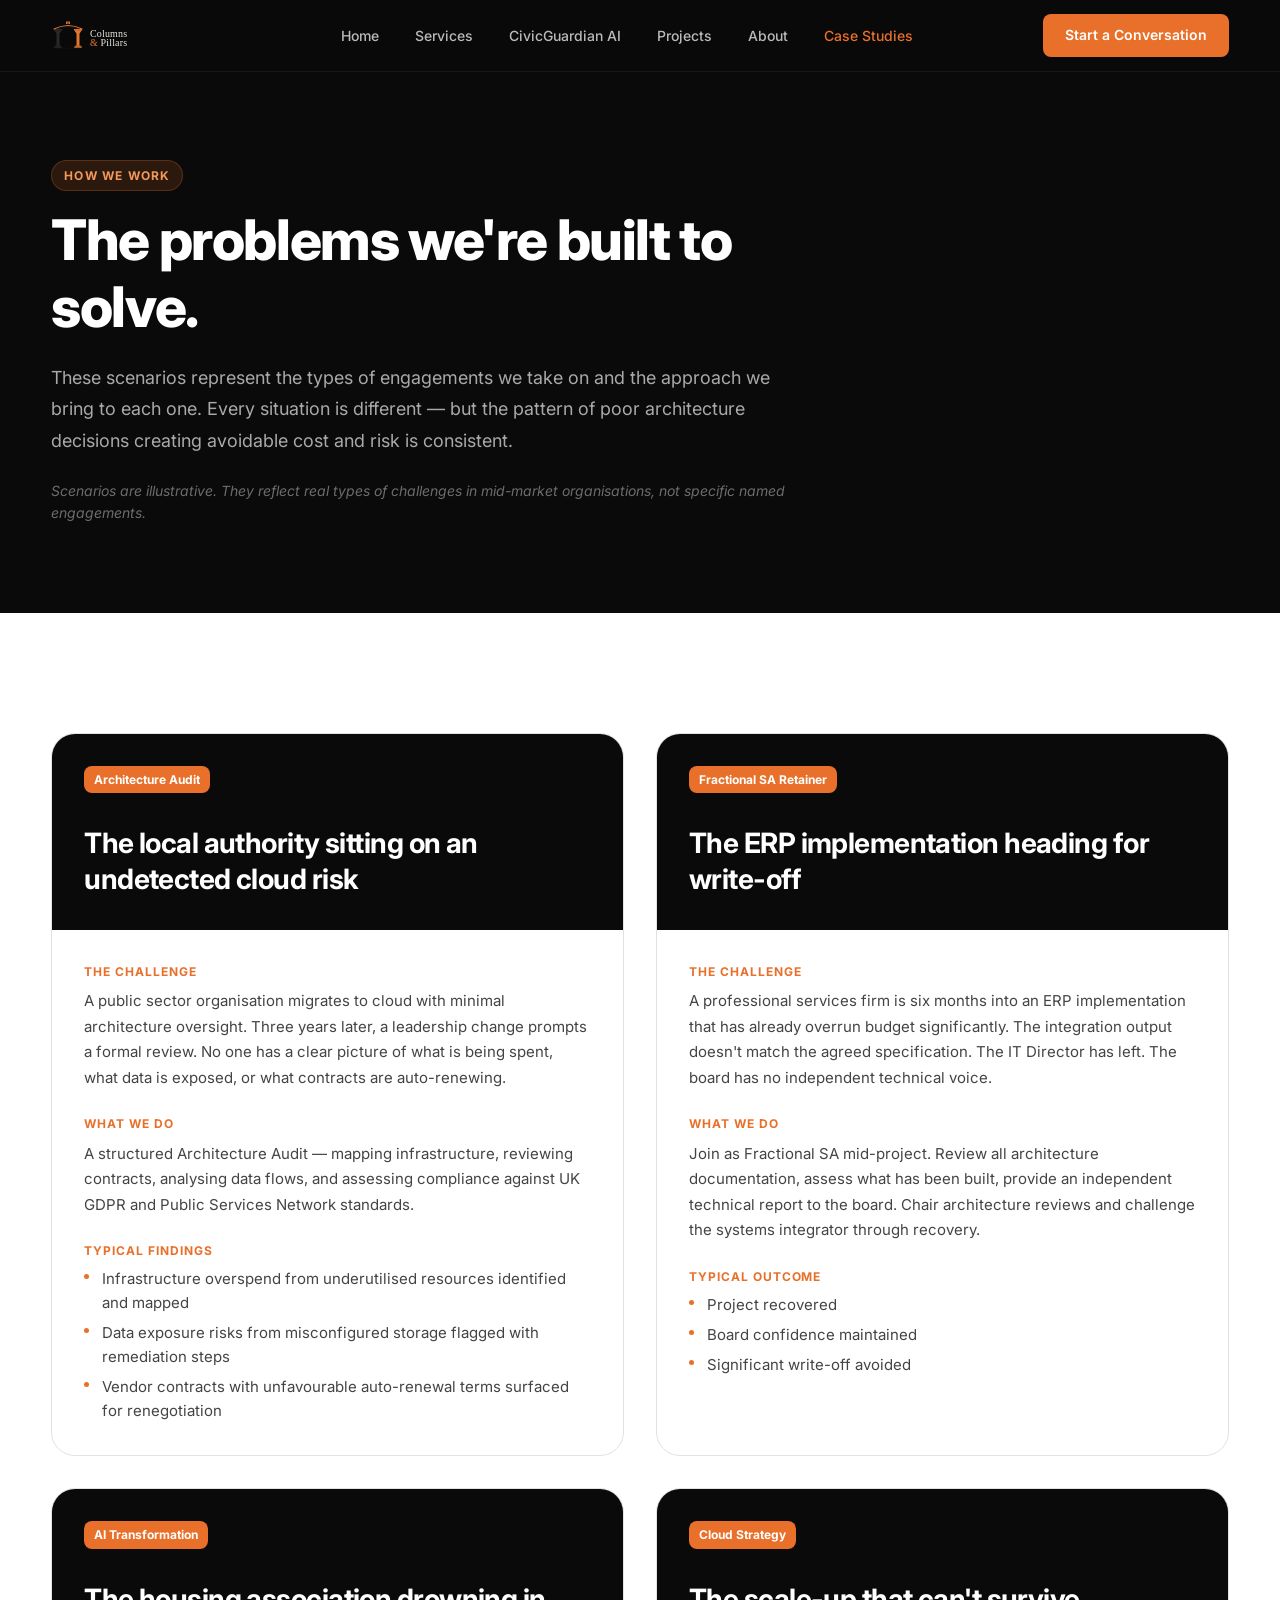
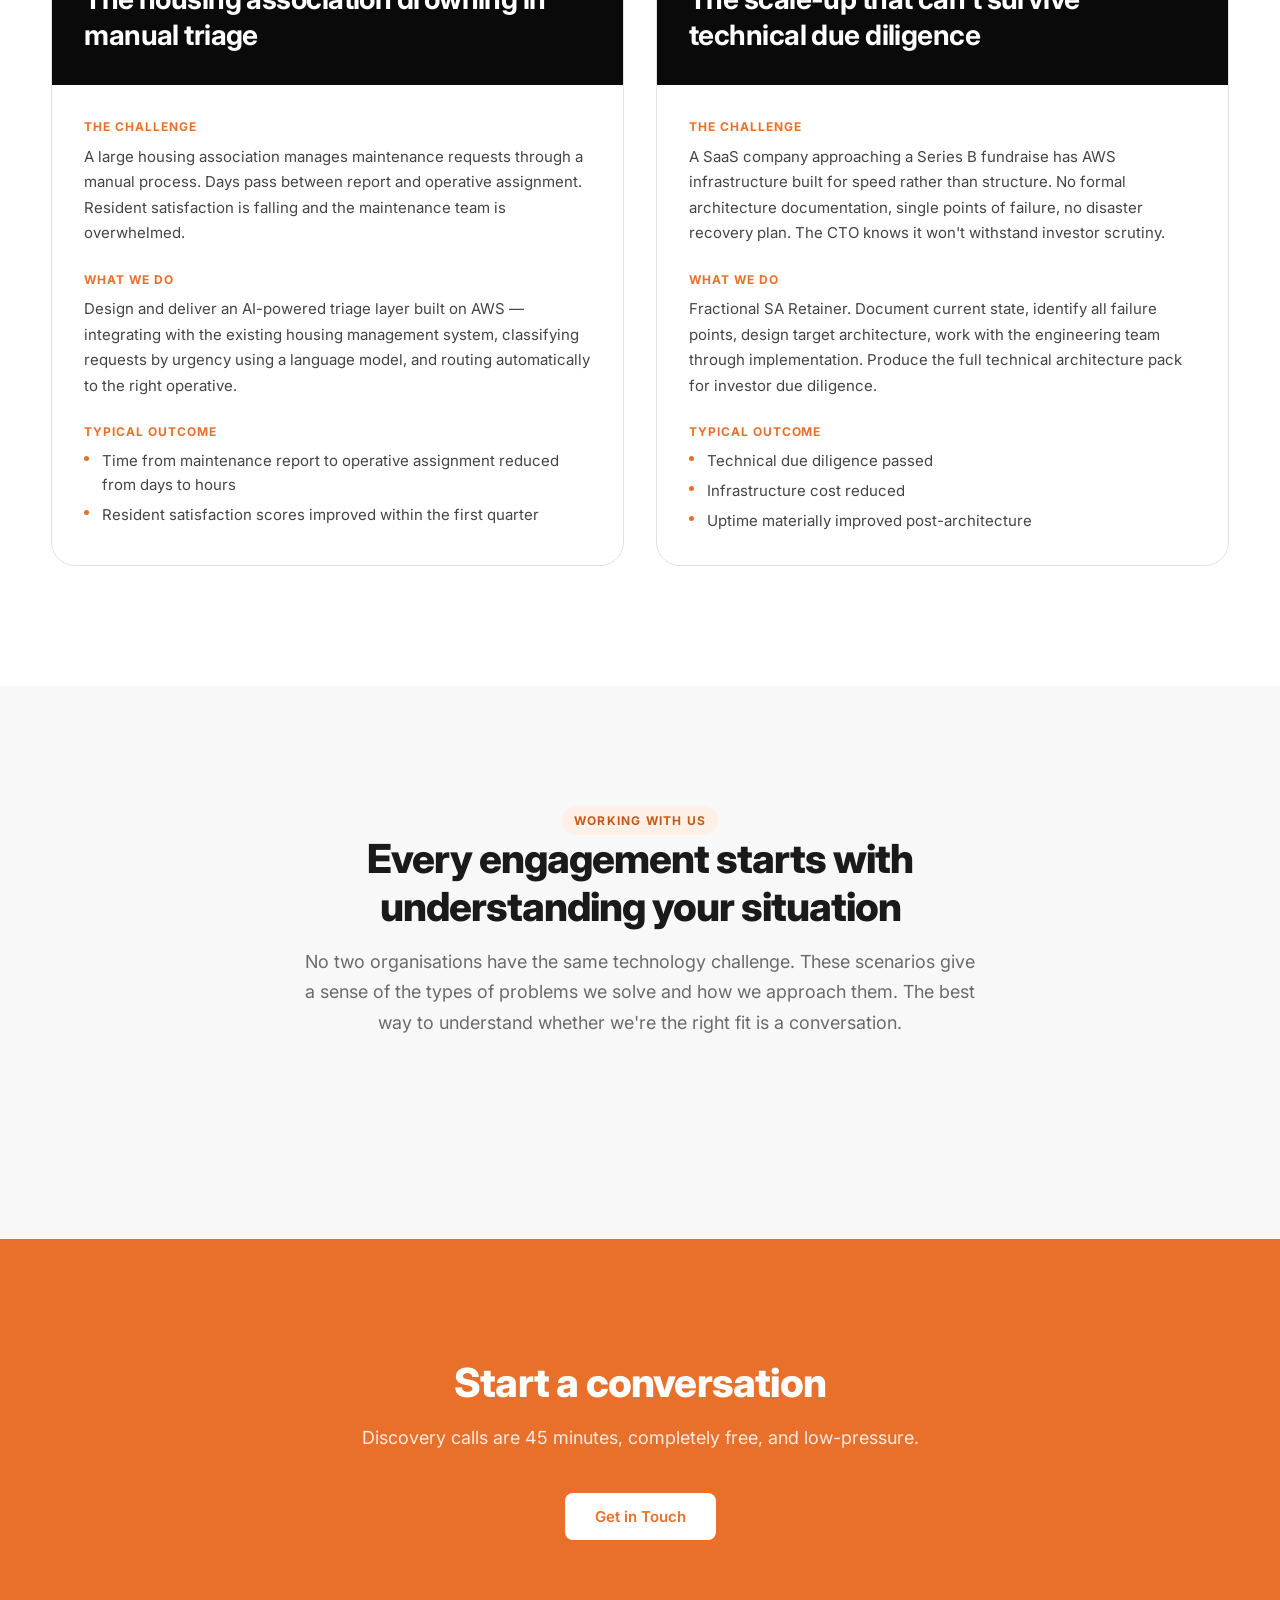
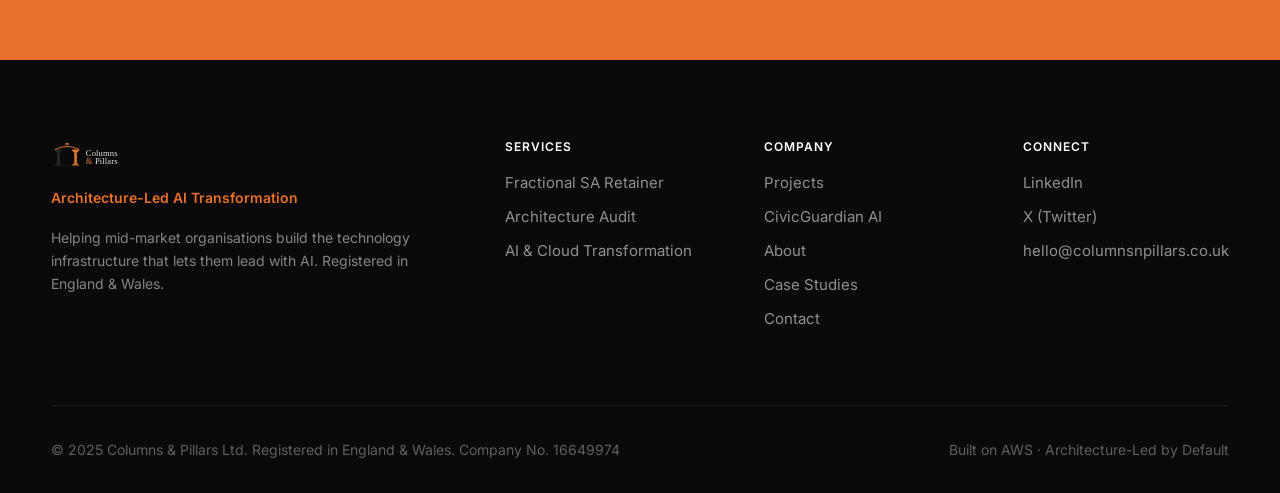
<file: case-studies.html>
<!DOCTYPE html>
<html lang="en">
<head>
  <meta charset="UTF-8">
  <meta name="viewport" content="width=device-width, initial-scale=1.0">
  <title>How We Work — Columns &amp; Pillars Tech</title>
  <meta name="description" content="The types of technology challenges Columns &amp; Pillars Tech solves — cloud architecture, AI integration, and technology governance for mid-market organisations.">
  <meta property="og:title" content="How We Work — Columns &amp; Pillars Tech">
  <meta property="og:description" content="The types of technology challenges Columns &amp; Pillars Tech solves — cloud architecture, AI integration, and technology governance for mid-market organisations.">
  <meta property="og:type" content="website">
  <meta property="og:url" content="https://columnsnpillars.co.uk/case-studies.html">
  <meta property="og:site_name" content="Columns &amp; Pillars Tech">
  <link rel="icon" type="image/svg+xml" href="data:image/svg+xml,<svg xmlns='http://www.w3.org/2000/svg' viewBox='0 0 32 32'><rect x='4' y='6' width='24' height='14' rx='3' fill='%23E07830'/><rect x='9' y='10' width='14' height='6' rx='1.5' fill='%232a2926'/><path d='M4 20 Q16 26 28 20' fill='none' stroke='%23E07830' stroke-width='2' stroke-linecap='round'/></svg>">
  <link rel="preconnect" href="https://fonts.googleapis.com">
  <link rel="preconnect" href="https://fonts.gstatic.com" crossorigin>
  <link href="https://fonts.googleapis.com/css2?family=Inter:wght@400;500;600;700;800;900&family=JetBrains+Mono:wght@400;600;700&display=swap" rel="stylesheet">
  <link rel="stylesheet" href="css/style.css">
</head>
<body>

  <a href="#main-content" class="skip-link">Skip to main content</a>

  <nav class="nav" aria-label="Main navigation">
    <div class="nav-inner container">
      <a href="index.html" class="nav-logo" aria-label="Columns &amp; Pillars — Home">
        <svg xmlns="http://www.w3.org/2000/svg" viewBox="0 0 320 70" width="160" height="35" aria-label="Columns &amp; Pillars logo"><rect x="6" y="22" width="16" height="3.5" rx="1" fill="#2a2926"/><rect x="8" y="25" width="12" height="3" rx="0.8" fill="#2a2926"/><rect x="9.5" y="27.5" width="9" height="2.5" rx="0.5" fill="#2a2926"/><rect x="11" y="29.5" width="6" height="26" rx="1" fill="#2a2926"/><rect x="8.5" y="55" width="11" height="2.5" rx="0.5" fill="#2a2926"/><rect x="6" y="57" width="16" height="2.5" rx="0.8" fill="#2a2926"/><rect x="46" y="22" width="16" height="3.5" rx="1" fill="#E07830"/><rect x="48" y="25" width="12" height="3" rx="0.8" fill="#E07830"/><rect x="49.5" y="27.5" width="9" height="2.5" rx="0.5" fill="#E07830"/><rect x="51" y="29.5" width="6" height="26" rx="1" fill="#E07830"/><rect x="48.5" y="55" width="11" height="2.5" rx="0.5" fill="#E07830"/><rect x="46" y="57" width="16" height="2.5" rx="0.8" fill="#E07830"/><path d="M6 22 Q34 8 62 22" fill="none" stroke="#E07830" stroke-width="2.2" stroke-linecap="round"/><path d="M11 22 Q34 12 57 22" fill="none" stroke="#2a2926" stroke-width="0.8" stroke-linecap="round"/><rect x="30" y="7" width="8" height="5" rx="1" fill="#E07830"/><rect x="32" y="9" width="4" height="2" rx="0.5" fill="#2a2926"/><rect x="6" y="59.5" width="56" height="1.5" rx="0.5" fill="#2a2926" opacity="0.3"/><text x="78" y="38" font-family="Georgia,'Times New Roman',serif" font-size="20" font-weight="400" letter-spacing="0.3" fill="#e8e5de">Columns</text><text x="78" y="56" font-family="Georgia,'Times New Roman',serif" font-size="20" font-weight="400" letter-spacing="0.3" fill="#e8e5de"><tspan fill="#E07830">&amp;</tspan> Pillars</text></svg>
      </a>
      <ul class="nav-links" role="list">
        <li><a href="index.html" class="nav-link">Home</a></li>
        <li><a href="services.html" class="nav-link">Services</a></li>
        <li><a href="civicguardian.html" class="nav-link">CivicGuardian AI</a></li>
        <li><a href="projects.html" class="nav-link">Projects</a></li>
        <li><a href="about.html" class="nav-link">About</a></li>
        <li><a href="case-studies.html" class="nav-link active" aria-current="page">Case Studies</a></li>
      </ul>
      <a href="contact.html" class="nav-cta">Start a Conversation</a>
      <button class="nav-mobile-toggle" aria-label="Toggle navigation" aria-expanded="false">
        <span></span><span></span><span></span>
      </button>
    </div>
  </nav>

  <main id="main-content">

    <!-- PAGE HERO -->
    <section class="page-hero" aria-labelledby="cs-hero-heading">
      <div class="container">
        <div class="page-hero-inner" data-animate>
          <span class="eyebrow eyebrow-dark">How We Work</span>
          <h1 id="cs-hero-heading">The problems we're built to solve.</h1>
          <p class="page-hero-sub">These scenarios represent the types of engagements we take on and the approach we bring to each one. Every situation is different — but the pattern of poor architecture decisions creating avoidable cost and risk is consistent.</p>
          <p class="cs-disclaimer">Scenarios are illustrative. They reflect real types of challenges in mid-market organisations, not specific named engagements.</p>
        </div>
      </div>
    </section>

    <!-- SCENARIO CARDS -->
    <section class="section" aria-labelledby="scenarios-heading">
      <div class="container">
        <h2 id="scenarios-heading" class="sr-only">Engagement scenarios</h2>
        <div class="case-studies-grid">

          <!-- CARD 1: Architecture Audit -->
          <article class="case-study-card" data-animate data-animate-delay="1">
            <div class="case-study-header">
              <span class="case-study-tag">Architecture Audit</span>
              <h3 class="cs-card-title">The local authority sitting on an undetected cloud risk</h3>
            </div>
            <div class="cs-card-body">
              <div class="cs-section">
                <p class="cs-section-label">The challenge</p>
                <p class="cs-section-text">A public sector organisation migrates to cloud with minimal architecture oversight. Three years later, a leadership change prompts a formal review. No one has a clear picture of what is being spent, what data is exposed, or what contracts are auto-renewing.</p>
              </div>
              <div class="cs-section">
                <p class="cs-section-label">What we do</p>
                <p class="cs-section-text">A structured Architecture Audit — mapping infrastructure, reviewing contracts, analysing data flows, and assessing compliance against UK GDPR and Public Services Network standards.</p>
              </div>
              <div class="cs-section">
                <p class="cs-section-label">Typical findings</p>
                <ul class="cs-findings-list">
                  <li>Infrastructure overspend from underutilised resources identified and mapped</li>
                  <li>Data exposure risks from misconfigured storage flagged with remediation steps</li>
                  <li>Vendor contracts with unfavourable auto-renewal terms surfaced for renegotiation</li>
                </ul>
              </div>
            </div>
          </article>

          <!-- CARD 2: Fractional SA Retainer -->
          <article class="case-study-card" data-animate data-animate-delay="2">
            <div class="case-study-header">
              <span class="case-study-tag">Fractional SA Retainer</span>
              <h3 class="cs-card-title">The ERP implementation heading for write-off</h3>
            </div>
            <div class="cs-card-body">
              <div class="cs-section">
                <p class="cs-section-label">The challenge</p>
                <p class="cs-section-text">A professional services firm is six months into an ERP implementation that has already overrun budget significantly. The integration output doesn't match the agreed specification. The IT Director has left. The board has no independent technical voice.</p>
              </div>
              <div class="cs-section">
                <p class="cs-section-label">What we do</p>
                <p class="cs-section-text">Join as Fractional SA mid-project. Review all architecture documentation, assess what has been built, provide an independent technical report to the board. Chair architecture reviews and challenge the systems integrator through recovery.</p>
              </div>
              <div class="cs-section">
                <p class="cs-section-label">Typical outcome</p>
                <ul class="cs-findings-list">
                  <li>Project recovered</li>
                  <li>Board confidence maintained</li>
                  <li>Significant write-off avoided</li>
                </ul>
              </div>
            </div>
          </article>

          <!-- CARD 3: AI Transformation -->
          <article class="case-study-card" data-animate data-animate-delay="1">
            <div class="case-study-header">
              <span class="case-study-tag">AI Transformation</span>
              <h3 class="cs-card-title">The housing association drowning in manual triage</h3>
            </div>
            <div class="cs-card-body">
              <div class="cs-section">
                <p class="cs-section-label">The challenge</p>
                <p class="cs-section-text">A large housing association manages maintenance requests through a manual process. Days pass between report and operative assignment. Resident satisfaction is falling and the maintenance team is overwhelmed.</p>
              </div>
              <div class="cs-section">
                <p class="cs-section-label">What we do</p>
                <p class="cs-section-text">Design and deliver an AI-powered triage layer built on AWS — integrating with the existing housing management system, classifying requests by urgency using a language model, and routing automatically to the right operative.</p>
              </div>
              <div class="cs-section">
                <p class="cs-section-label">Typical outcome</p>
                <ul class="cs-findings-list">
                  <li>Time from maintenance report to operative assignment reduced from days to hours</li>
                  <li>Resident satisfaction scores improved within the first quarter</li>
                </ul>
              </div>
            </div>
          </article>

          <!-- CARD 4: Cloud Strategy -->
          <article class="case-study-card" data-animate data-animate-delay="2">
            <div class="case-study-header">
              <span class="case-study-tag">Cloud Strategy</span>
              <h3 class="cs-card-title">The scale-up that can't survive technical due diligence</h3>
            </div>
            <div class="cs-card-body">
              <div class="cs-section">
                <p class="cs-section-label">The challenge</p>
                <p class="cs-section-text">A SaaS company approaching a Series B fundraise has AWS infrastructure built for speed rather than structure. No formal architecture documentation, single points of failure, no disaster recovery plan. The CTO knows it won't withstand investor scrutiny.</p>
              </div>
              <div class="cs-section">
                <p class="cs-section-label">What we do</p>
                <p class="cs-section-text">Fractional SA Retainer. Document current state, identify all failure points, design target architecture, work with the engineering team through implementation. Produce the full technical architecture pack for investor due diligence.</p>
              </div>
              <div class="cs-section">
                <p class="cs-section-label">Typical outcome</p>
                <ul class="cs-findings-list">
                  <li>Technical due diligence passed</li>
                  <li>Infrastructure cost reduced</li>
                  <li>Uptime materially improved post-architecture</li>
                </ul>
              </div>
            </div>
          </article>

        </div>
      </div>
    </section>

    <!-- CONFIDENTIALITY / WORKING WITH US -->
    <section class="section bg-off-white" aria-labelledby="working-heading">
      <div class="container">
        <div class="section-header" data-animate>
          <span class="eyebrow">Working with us</span>
          <h2 id="working-heading">Every engagement starts with understanding your situation</h2>
          <p>No two organisations have the same technology challenge. These scenarios give a sense of the types of problems we solve and how we approach them. The best way to understand whether we're the right fit is a conversation.</p>
        </div>
      </div>
    </section>

    <!-- BOTTOM CTA -->
    <section class="section-cta" aria-labelledby="cs-cta-heading">
      <div class="container">
        <div class="cta-inner" data-animate>
          <h2 id="cs-cta-heading">Start a conversation</h2>
          <p>Discovery calls are 45 minutes, completely free, and low-pressure.</p>
          <div class="cta-buttons">
            <a href="contact.html" class="btn btn-white">Get in Touch</a>
          </div>
        </div>
      </div>
    </section>

  </main>

  <!-- FOOTER -->
  <footer class="footer" aria-label="Site footer">
    <div class="container">
      <div class="footer-grid">
        <div>
          <a href="index.html" class="nav-logo footer-logo" aria-label="Columns &amp; Pillars — Home">
            <svg xmlns="http://www.w3.org/2000/svg" viewBox="0 0 320 70" width="140" height="30" aria-label="Columns &amp; Pillars logo"><rect x="6" y="22" width="16" height="3.5" rx="1" fill="#2a2926"/><rect x="8" y="25" width="12" height="3" rx="0.8" fill="#2a2926"/><rect x="9.5" y="27.5" width="9" height="2.5" rx="0.5" fill="#2a2926"/><rect x="11" y="29.5" width="6" height="26" rx="1" fill="#2a2926"/><rect x="8.5" y="55" width="11" height="2.5" rx="0.5" fill="#2a2926"/><rect x="6" y="57" width="16" height="2.5" rx="0.8" fill="#2a2926"/><rect x="46" y="22" width="16" height="3.5" rx="1" fill="#E07830"/><rect x="48" y="25" width="12" height="3" rx="0.8" fill="#E07830"/><rect x="49.5" y="27.5" width="9" height="2.5" rx="0.5" fill="#E07830"/><rect x="51" y="29.5" width="6" height="26" rx="1" fill="#E07830"/><rect x="48.5" y="55" width="11" height="2.5" rx="0.5" fill="#E07830"/><rect x="46" y="57" width="16" height="2.5" rx="0.8" fill="#E07830"/><path d="M6 22 Q34 8 62 22" fill="none" stroke="#E07830" stroke-width="2.2" stroke-linecap="round"/><path d="M11 22 Q34 12 57 22" fill="none" stroke="#2a2926" stroke-width="0.8" stroke-linecap="round"/><rect x="30" y="7" width="8" height="5" rx="1" fill="#E07830"/><rect x="32" y="9" width="4" height="2" rx="0.5" fill="#2a2926"/><rect x="6" y="59.5" width="56" height="1.5" rx="0.5" fill="#2a2926" opacity="0.3"/><text x="78" y="38" font-family="Georgia,'Times New Roman',serif" font-size="20" font-weight="400" letter-spacing="0.3" fill="#e8e5de">Columns</text><text x="78" y="56" font-family="Georgia,'Times New Roman',serif" font-size="20" font-weight="400" letter-spacing="0.3" fill="#e8e5de"><tspan fill="#E07830">&amp;</tspan> Pillars</text></svg>
          </a>
          <p class="footer-tagline">Architecture-Led AI Transformation</p>
          <p class="footer-desc">Helping mid-market organisations build the technology infrastructure that lets them lead with AI. Registered in England &amp; Wales.</p>
        </div>
        <div class="footer-links">
          <h4>Services</h4>
          <a href="services.html#fractional-sa">Fractional SA Retainer</a>
          <a href="services.html#architecture-audit">Architecture Audit</a>
          <a href="services.html#ai-transformation">AI &amp; Cloud Transformation</a>
        </div>
        <div class="footer-links">
          <h4>Company</h4>
          <a href="projects.html">Projects</a>
          <a href="civicguardian.html">CivicGuardian AI</a>
          <a href="about.html">About</a>
          <a href="case-studies.html">Case Studies</a>
          <a href="contact.html">Contact</a>
        </div>
        <div class="footer-links">
          <h4>Connect</h4>
          <a href="https://linkedin.com/in/mohammedbakare" target="_blank" rel="noopener noreferrer">LinkedIn</a>
          <a href="https://x.com/hakmed4real" target="_blank" rel="noopener noreferrer">X (Twitter)</a>
          <a href="mailto:hello@columnsnpillars.co.uk">hello@columnsnpillars.co.uk</a>
        </div>
      </div>
      <div class="footer-bottom">
        <p>© 2025 Columns &amp; Pillars Ltd. Registered in England &amp; Wales. Company No. 16649974</p>
        <p>Built on AWS · Architecture-Led by Default</p>
      </div>
    </div>
  </footer>

  <script src="js/main.js"></script>
</body>
</html>
</file>
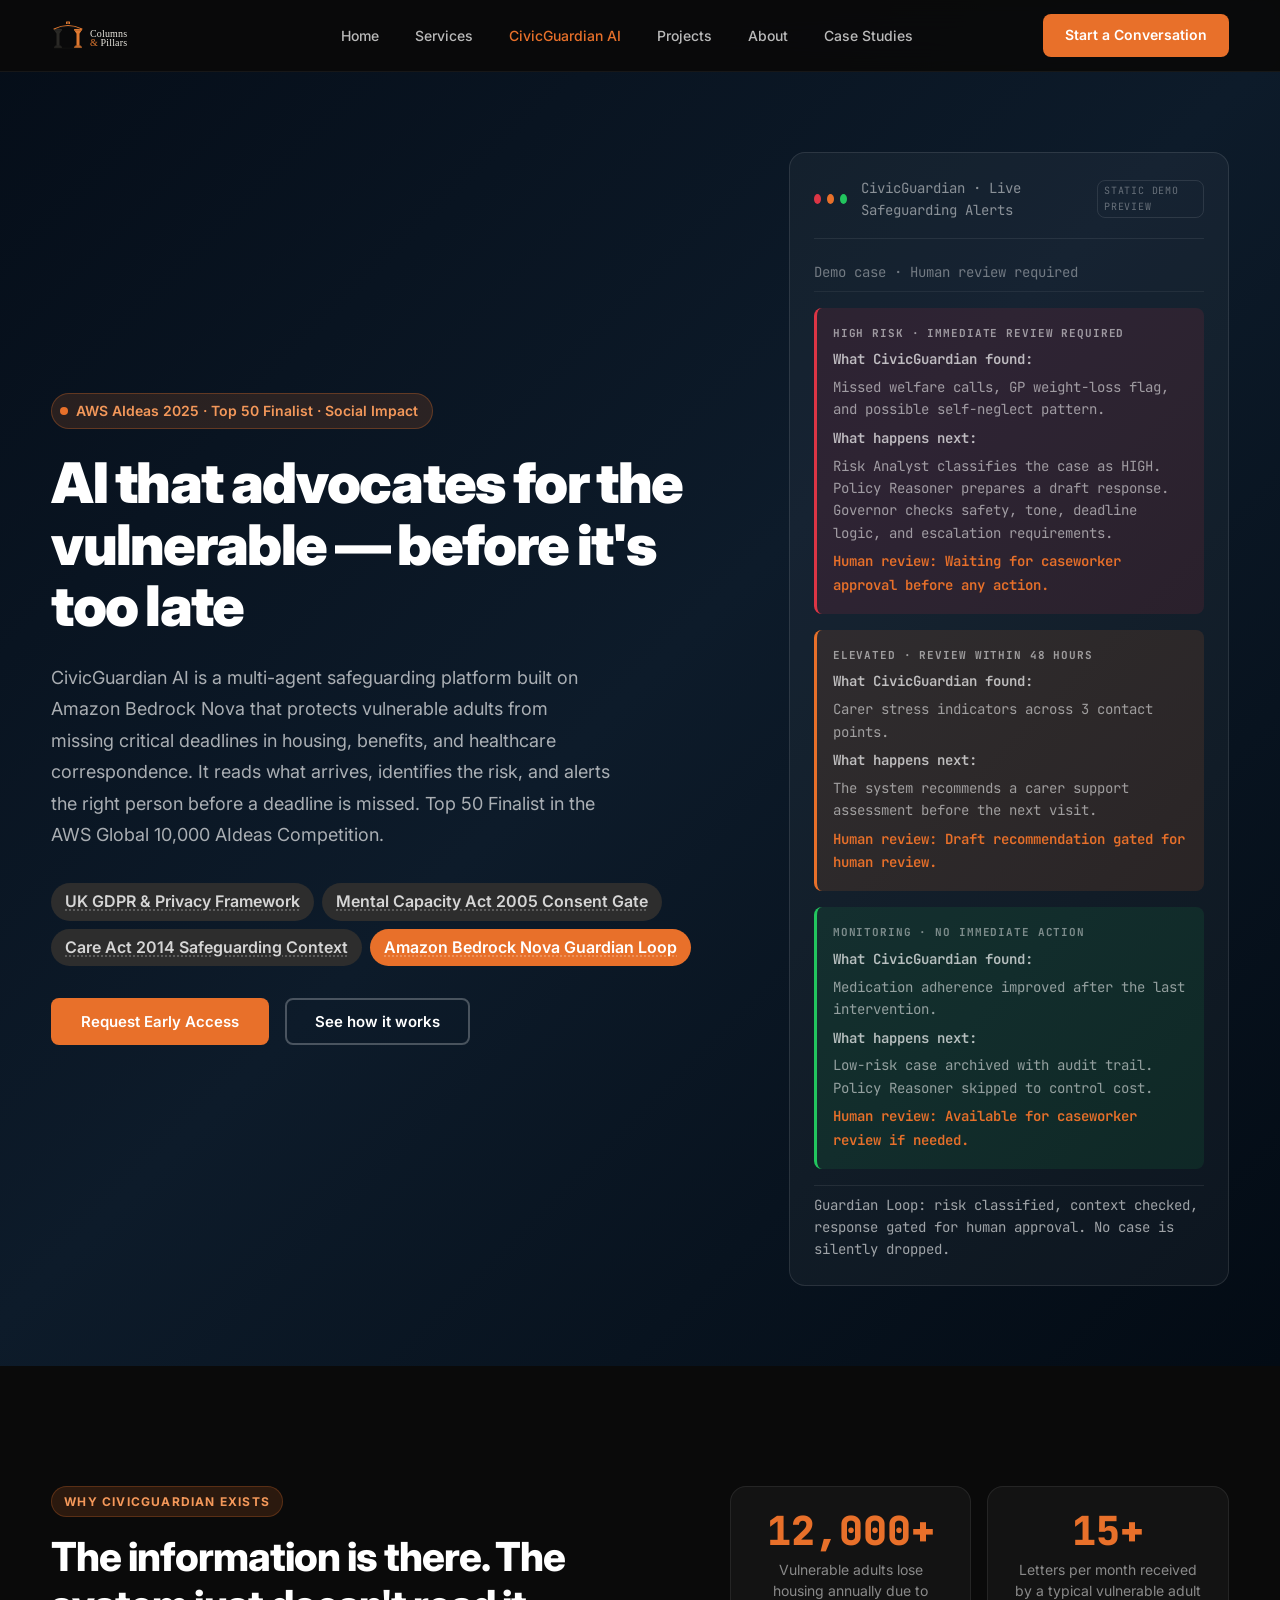
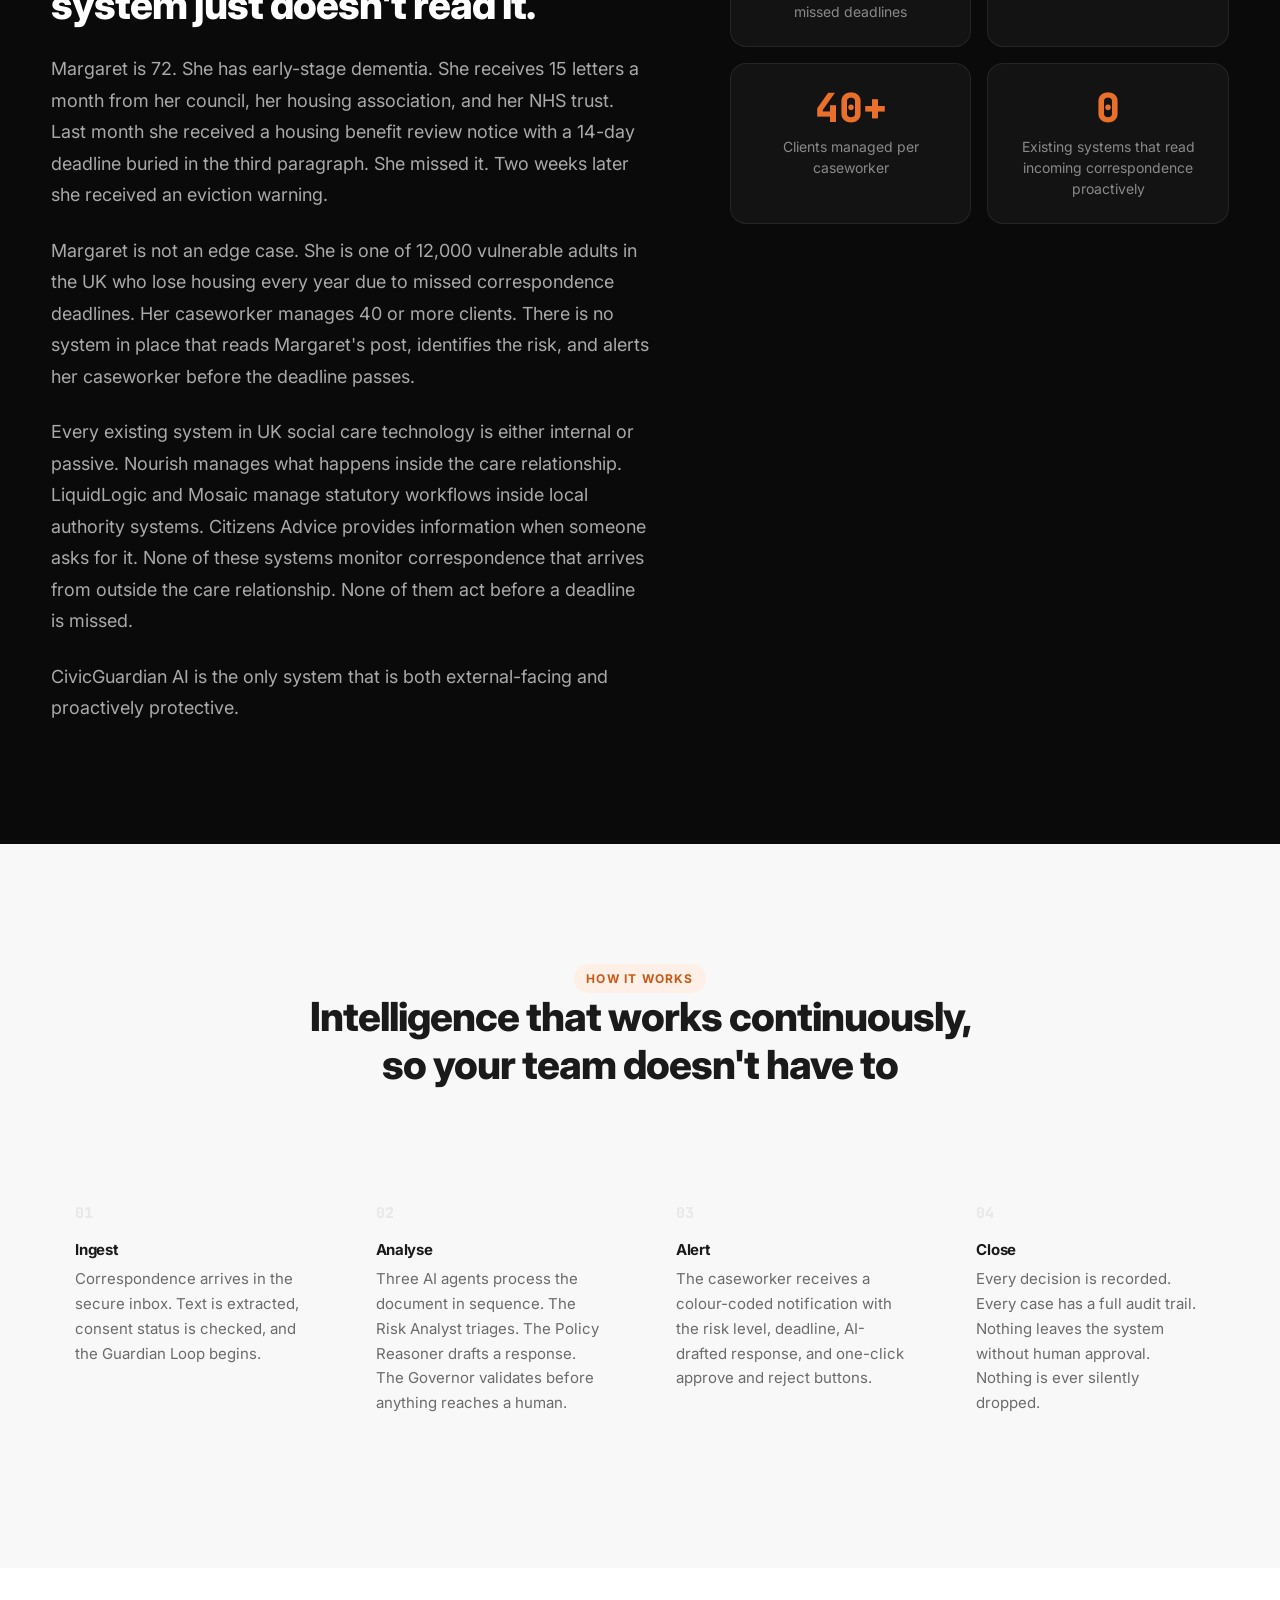
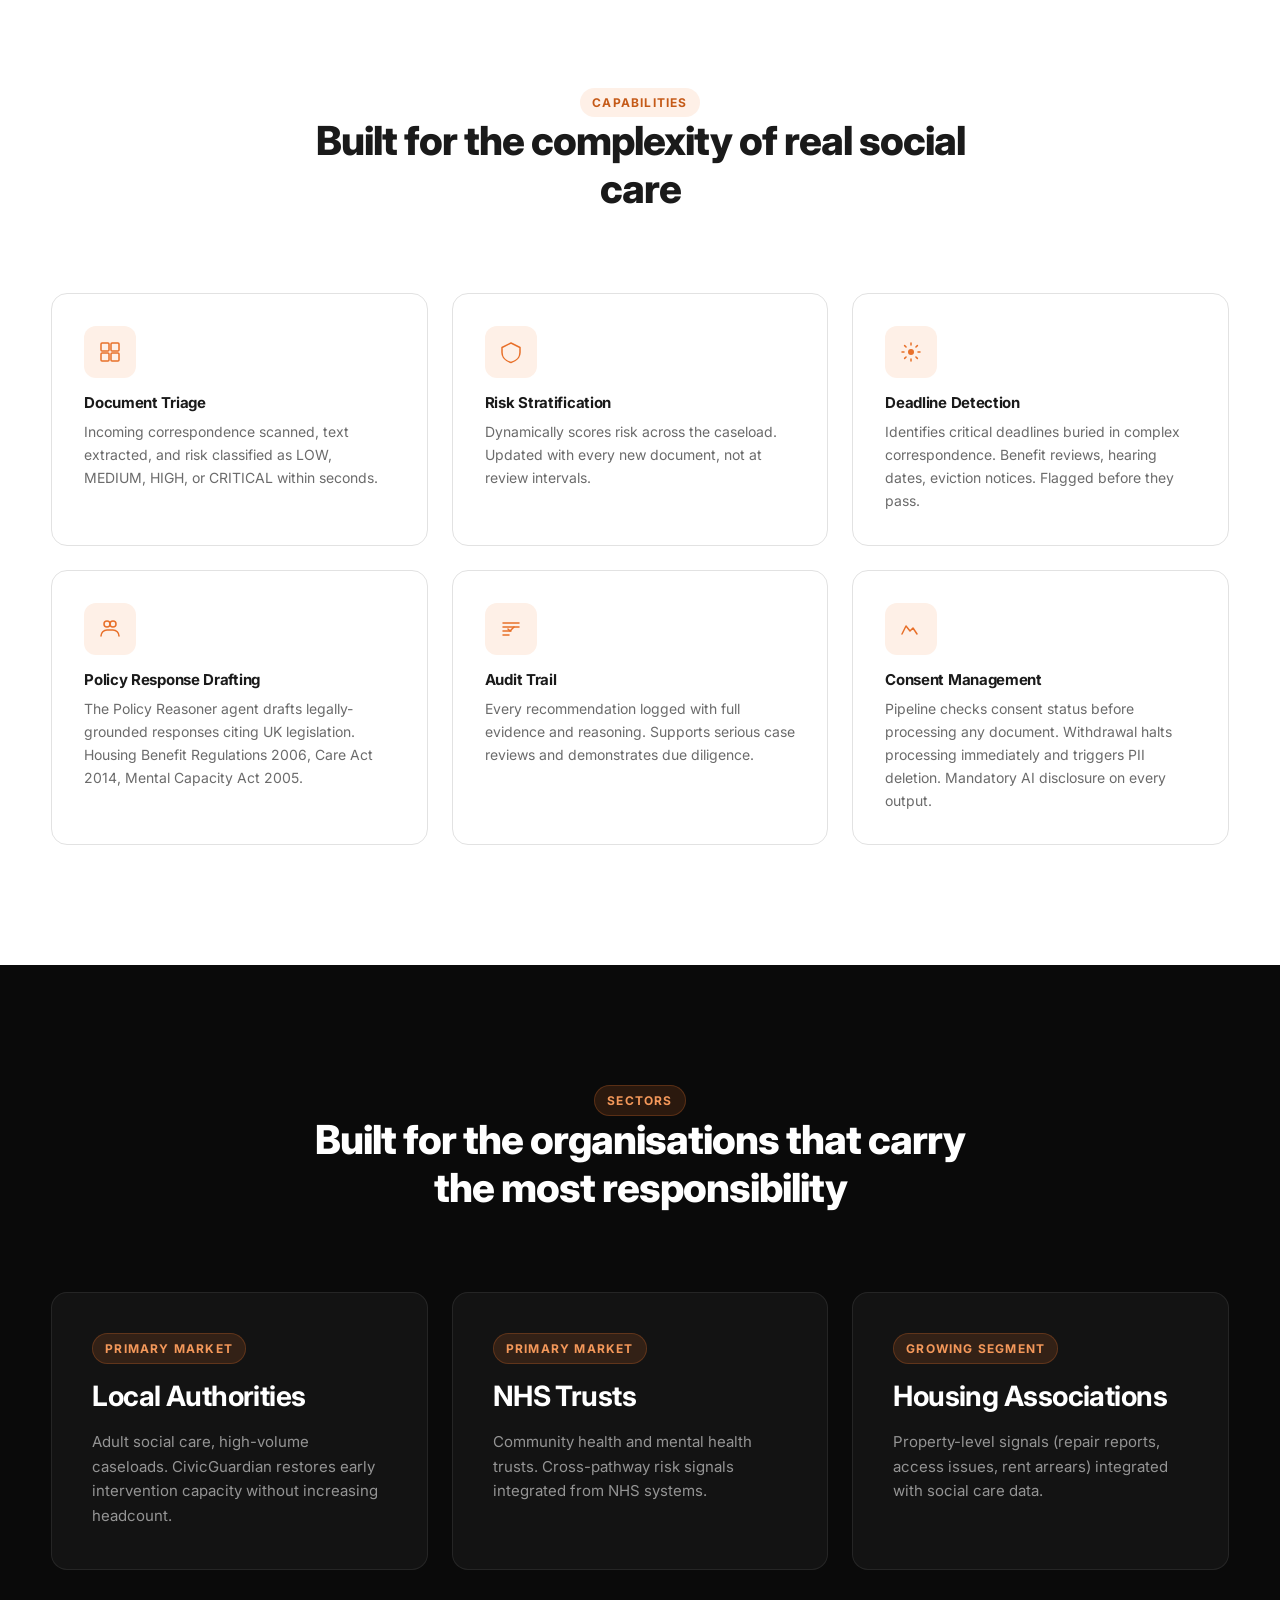
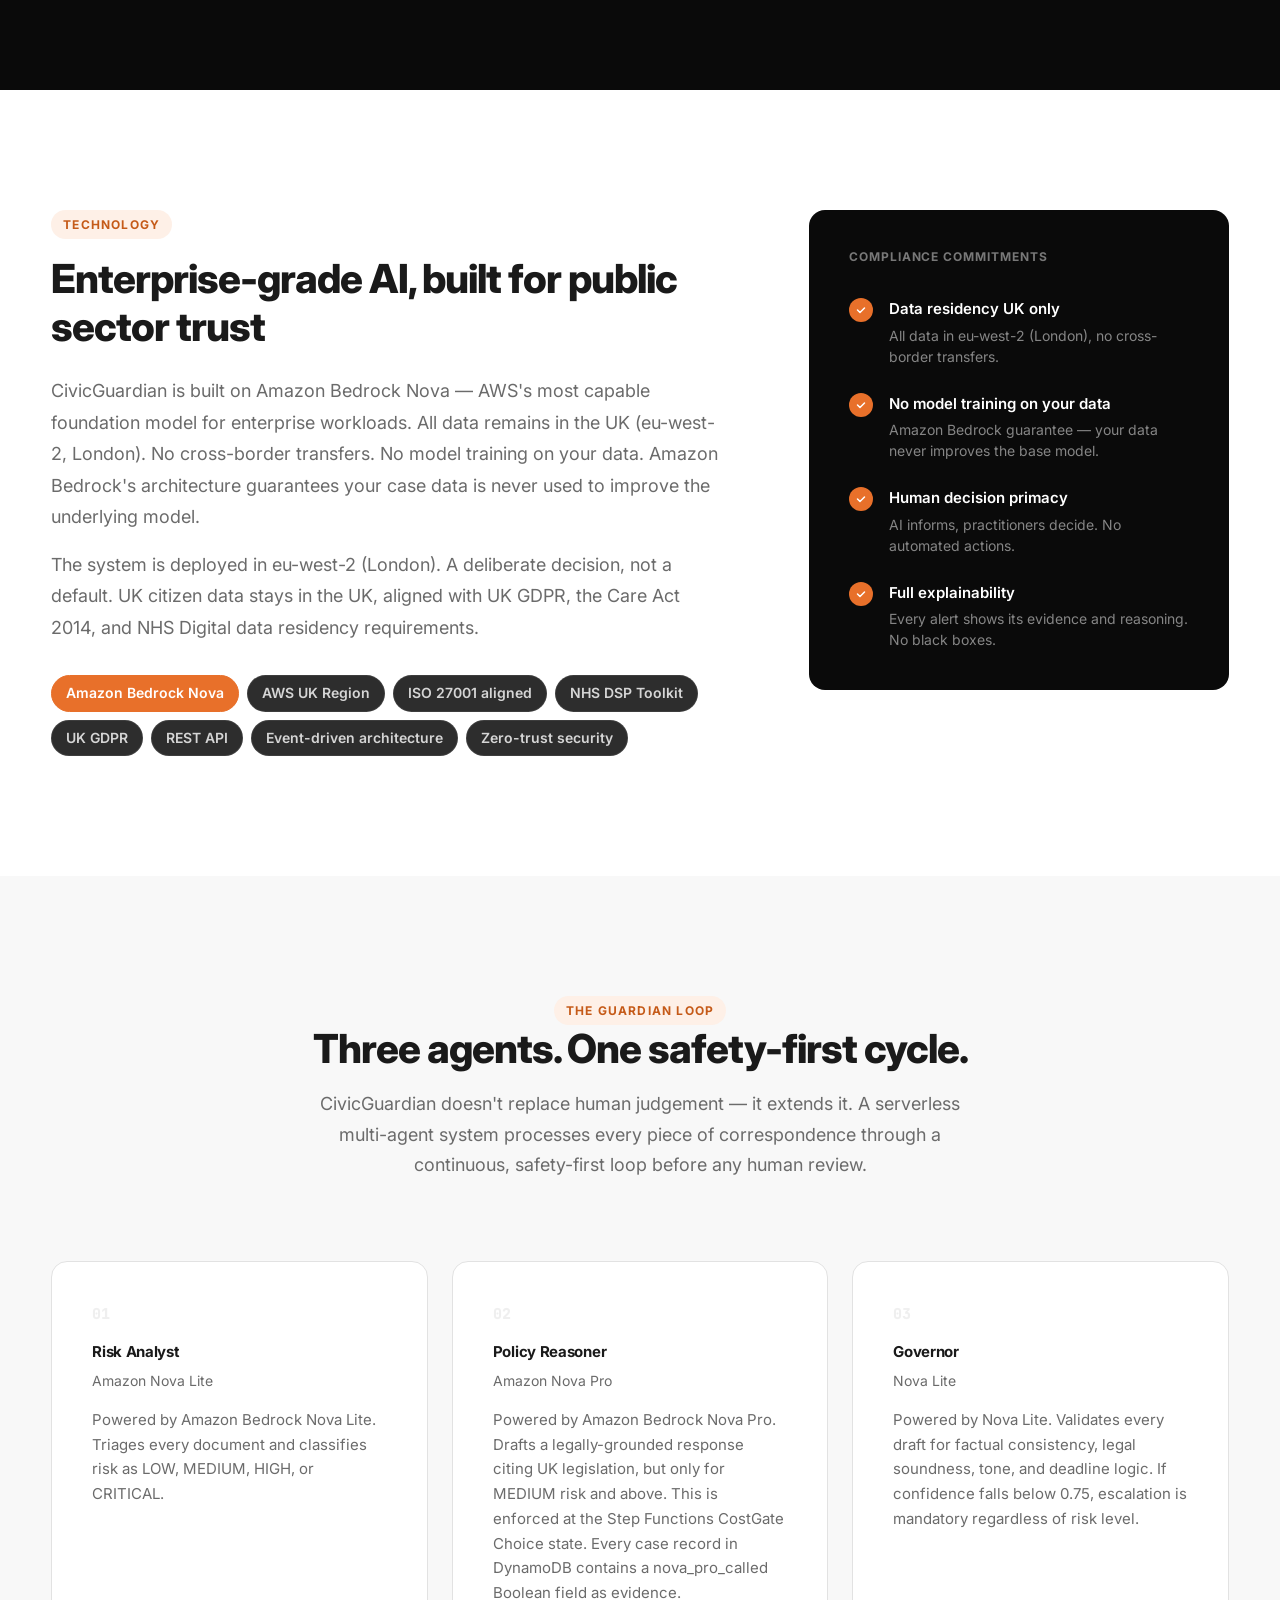
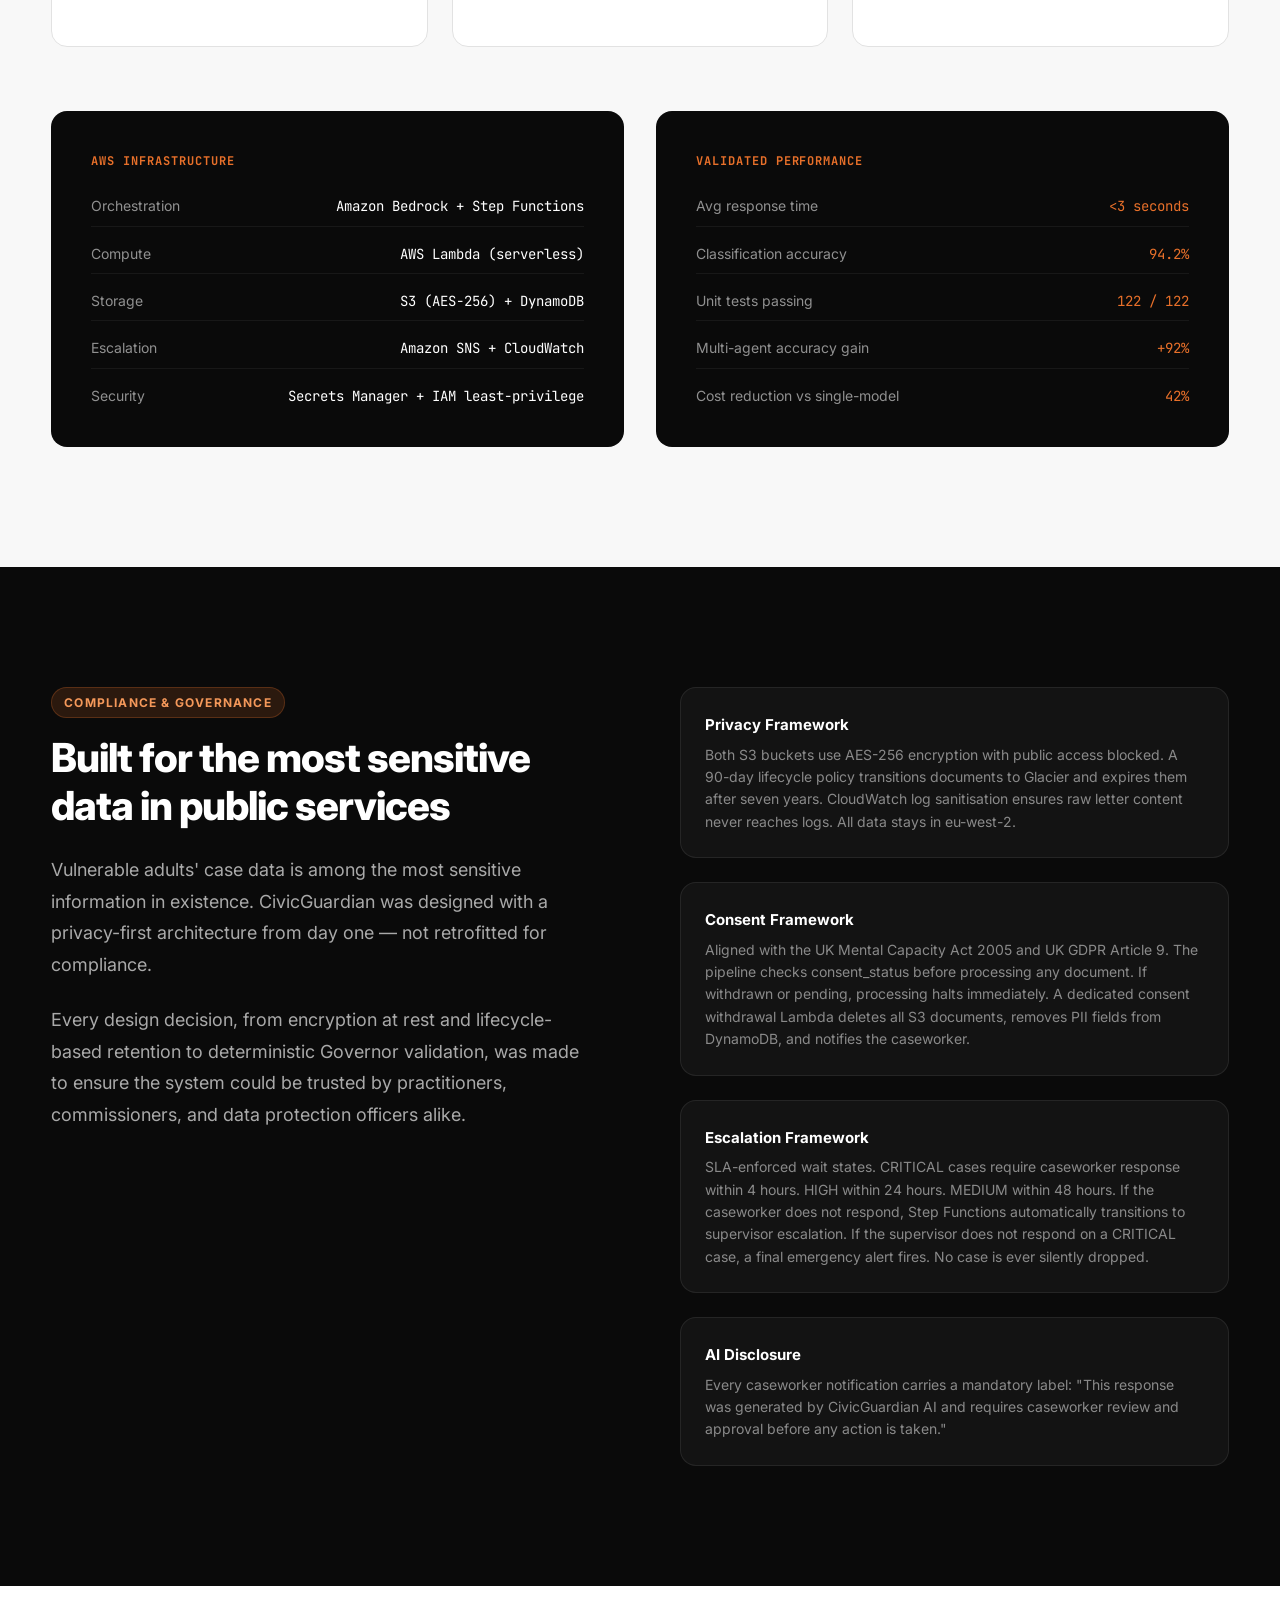
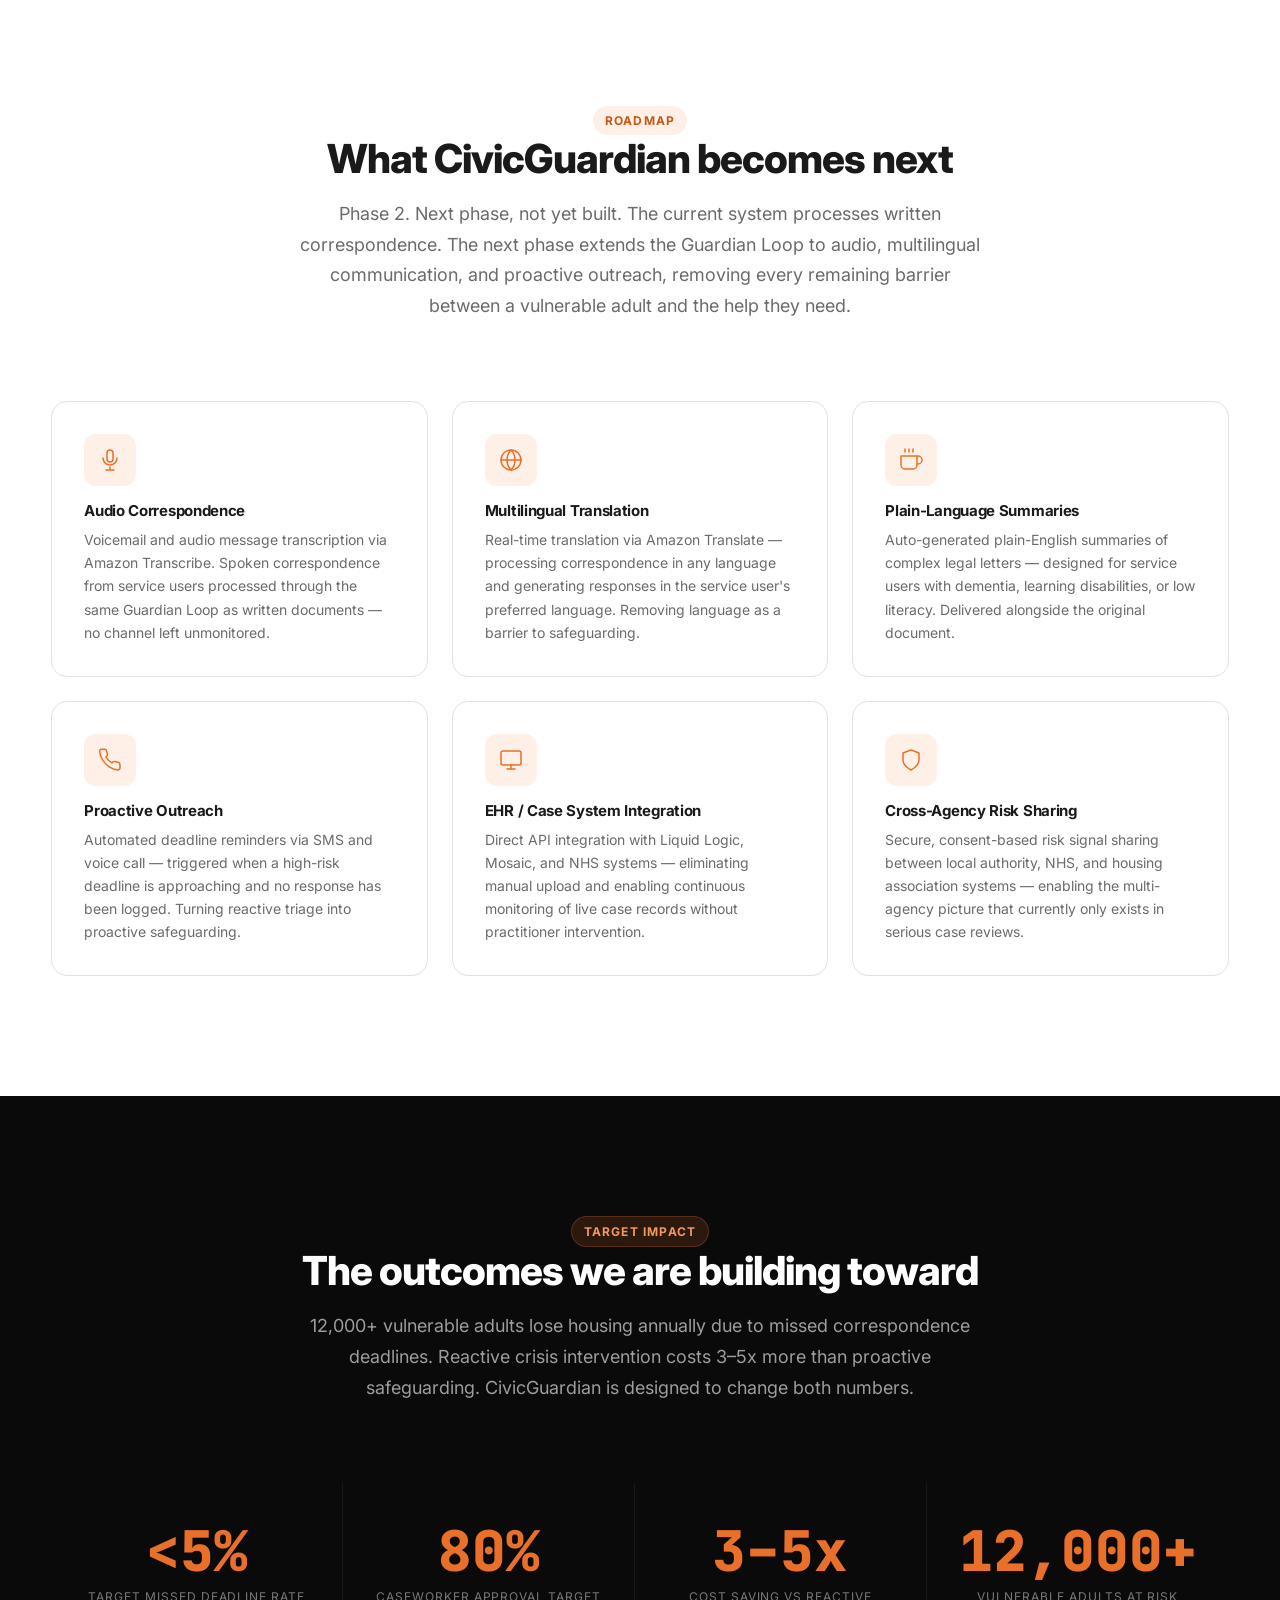
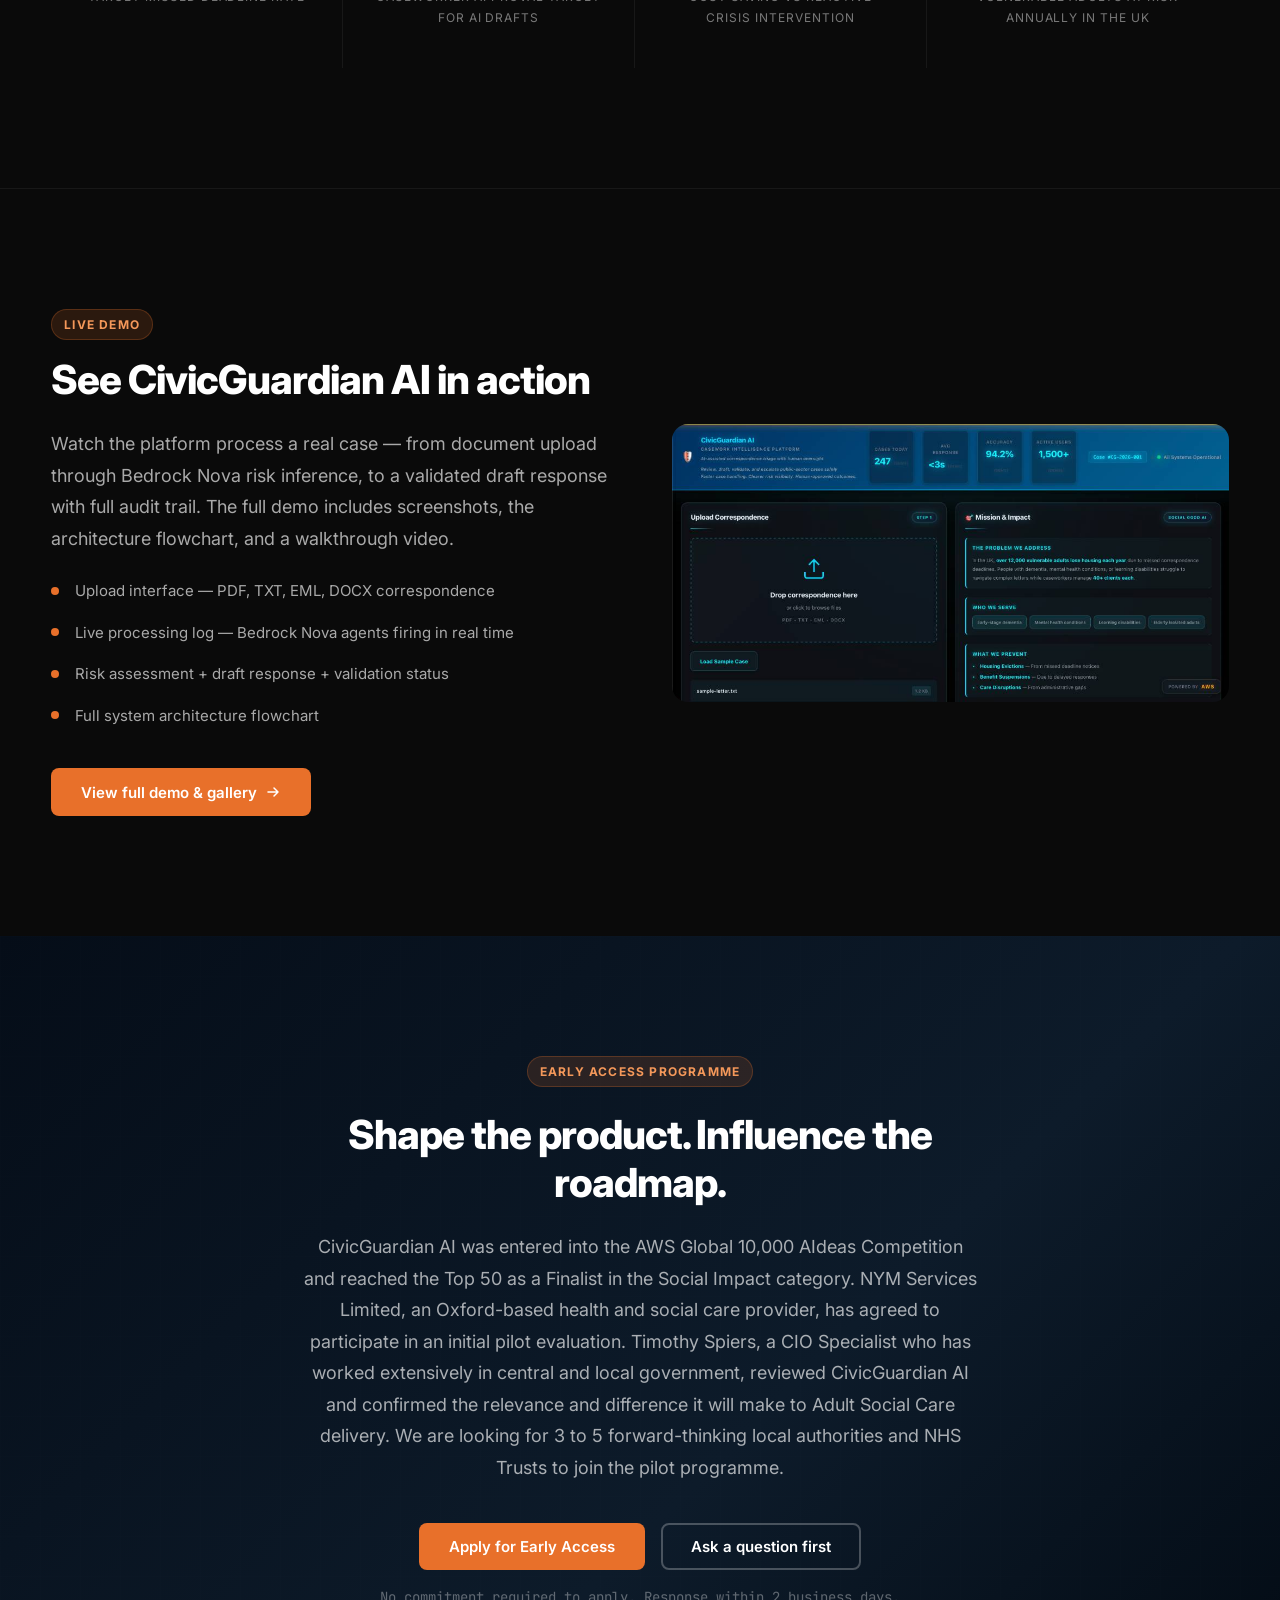
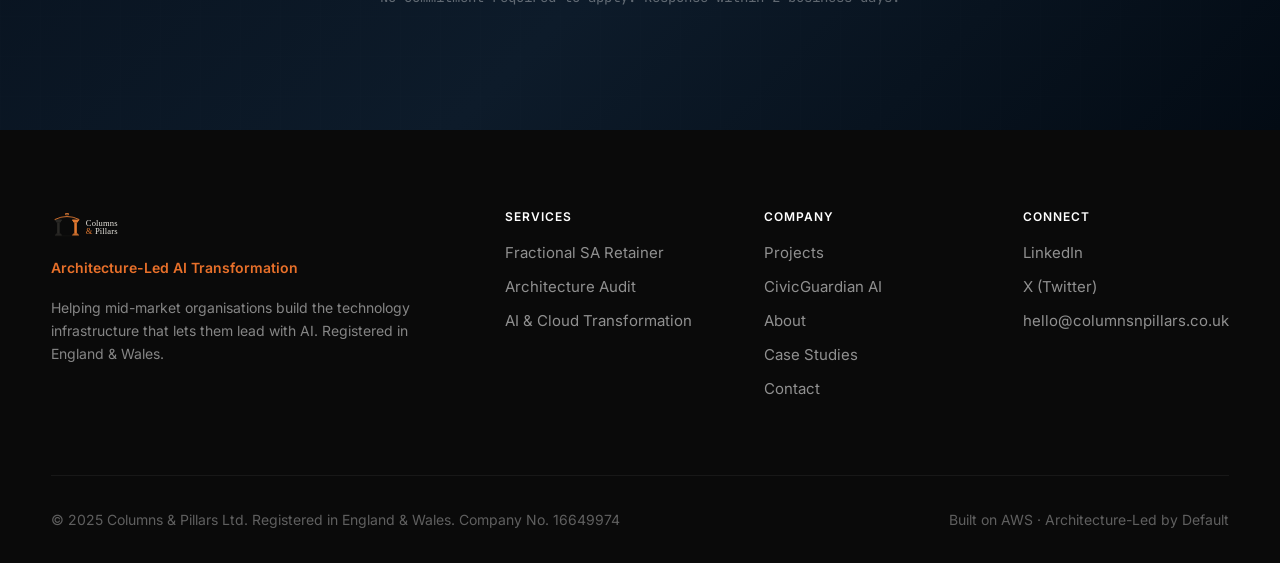
<file: civicguardian.html>
<!DOCTYPE html>
<html lang="en">
<head>
  <meta charset="UTF-8">
  <meta name="viewport" content="width=device-width, initial-scale=1.0">
  <title>CivicGuardian AI — Columns &amp; Pillars Tech</title>
  <meta name="description" content="AI-powered safeguarding intelligence for local authorities, NHS Trusts, and housing associations. Built on Amazon Bedrock Nova.">
  <meta property="og:title" content="CivicGuardian AI — Columns &amp; Pillars Tech">
  <meta property="og:description" content="AI-powered safeguarding intelligence for local authorities, NHS Trusts, and housing associations. Built on Amazon Bedrock Nova.">
  <meta property="og:type" content="website">
  <meta property="og:url" content="https://columnsnpillars.co.uk/civicguardian.html">
  <meta property="og:site_name" content="Columns &amp; Pillars Tech">
  <link rel="icon" type="image/svg+xml" href="data:image/svg+xml,<svg xmlns='http://www.w3.org/2000/svg' viewBox='0 0 32 32'><rect x='4' y='6' width='24' height='14' rx='3' fill='%23E07830'/><rect x='9' y='10' width='14' height='6' rx='1.5' fill='%232a2926'/><path d='M4 20 Q16 26 28 20' fill='none' stroke='%23E07830' stroke-width='2' stroke-linecap='round'/></svg>">
  <link rel="preconnect" href="https://fonts.googleapis.com">
  <link rel="preconnect" href="https://fonts.gstatic.com" crossorigin>
  <link href="https://fonts.googleapis.com/css2?family=Inter:wght@400;500;600;700;800;900&family=JetBrains+Mono:wght@400;600;700&display=swap" rel="stylesheet">
  <link rel="stylesheet" href="css/style.css">
</head>
<body>

  <a href="#main-content" class="skip-link">Skip to main content</a>

  <nav class="nav" aria-label="Main navigation">
    <div class="nav-inner container">
      <a href="index.html" class="nav-logo" aria-label="Columns &amp; Pillars — Home">
        <svg xmlns="http://www.w3.org/2000/svg" viewBox="0 0 320 70" width="160" height="35" aria-label="Columns &amp; Pillars logo"><rect x="6" y="22" width="16" height="3.5" rx="1" fill="#2a2926"/><rect x="8" y="25" width="12" height="3" rx="0.8" fill="#2a2926"/><rect x="9.5" y="27.5" width="9" height="2.5" rx="0.5" fill="#2a2926"/><rect x="11" y="29.5" width="6" height="26" rx="1" fill="#2a2926"/><rect x="8.5" y="55" width="11" height="2.5" rx="0.5" fill="#2a2926"/><rect x="6" y="57" width="16" height="2.5" rx="0.8" fill="#2a2926"/><rect x="46" y="22" width="16" height="3.5" rx="1" fill="#E07830"/><rect x="48" y="25" width="12" height="3" rx="0.8" fill="#E07830"/><rect x="49.5" y="27.5" width="9" height="2.5" rx="0.5" fill="#E07830"/><rect x="51" y="29.5" width="6" height="26" rx="1" fill="#E07830"/><rect x="48.5" y="55" width="11" height="2.5" rx="0.5" fill="#E07830"/><rect x="46" y="57" width="16" height="2.5" rx="0.8" fill="#E07830"/><path d="M6 22 Q34 8 62 22" fill="none" stroke="#E07830" stroke-width="2.2" stroke-linecap="round"/><path d="M11 22 Q34 12 57 22" fill="none" stroke="#2a2926" stroke-width="0.8" stroke-linecap="round"/><rect x="30" y="7" width="8" height="5" rx="1" fill="#E07830"/><rect x="32" y="9" width="4" height="2" rx="0.5" fill="#2a2926"/><rect x="6" y="59.5" width="56" height="1.5" rx="0.5" fill="#2a2926" opacity="0.3"/><text x="78" y="38" font-family="Georgia,'Times New Roman',serif" font-size="20" font-weight="400" letter-spacing="0.3" fill="#e8e5de">Columns</text><text x="78" y="56" font-family="Georgia,'Times New Roman',serif" font-size="20" font-weight="400" letter-spacing="0.3" fill="#e8e5de"><tspan fill="#E07830">&amp;</tspan> Pillars</text></svg>
      </a>
      <ul class="nav-links" role="list">
        <li><a href="index.html" class="nav-link">Home</a></li>
        <li><a href="services.html" class="nav-link">Services</a></li>
        <li><a href="civicguardian.html" class="nav-link active" aria-current="page">CivicGuardian AI</a></li>
        <li><a href="projects.html" class="nav-link">Projects</a></li>
        <li><a href="about.html" class="nav-link">About</a></li>
        <li><a href="case-studies.html" class="nav-link">Case Studies</a></li>
      </ul>
      <a href="contact.html" class="nav-cta">Start a Conversation</a>
      <button class="nav-mobile-toggle" aria-label="Toggle navigation" aria-expanded="false">
        <span></span><span></span><span></span>
      </button>
    </div>
  </nav>

  <main id="main-content">

    <!-- HERO -->
    <section class="civic-hero" aria-labelledby="civic-hero-heading">

      <!-- SVG grid overlay -->
      <svg class="civic-grid-overlay" aria-hidden="true" preserveAspectRatio="none">
        <defs>
          <pattern id="grid" width="40" height="40" patternUnits="userSpaceOnUse">
            <path d="M 40 0 L 0 0 0 40" fill="none" stroke="rgba(255,255,255,0.025)" stroke-width="1"/>
          </pattern>
        </defs>
        <rect width="100%" height="100%" fill="url(#grid)"/>
      </svg>

      <div class="container">
        <div class="civic-hero-inner">

          <div data-animate>
            <div class="civic-status-badge">
              <span class="civic-status-dot" aria-hidden="true"></span>
              AWS AIdeas 2025 · Top 50 Finalist · Social Impact
            </div>
            <h1 id="civic-hero-heading" style="font-size:var(--text-display-lg);font-weight:900;color:var(--white);letter-spacing:-0.03em;line-height:1.1;margin:var(--sp-3) 0 var(--sp-3);">AI that advocates for the vulnerable — before it's too late</h1>
            <p style="font-size:var(--text-body-lg);color:rgba(255,255,255,0.65);line-height:1.75;max-width:560px;margin-bottom:var(--sp-4);">CivicGuardian AI is a multi-agent safeguarding platform built on Amazon Bedrock Nova that protects vulnerable adults from missing critical deadlines in housing, benefits, and healthcare correspondence. It reads what arrives, identifies the risk, and alerts the right person before a deadline is missed. Top 50 Finalist in the AWS Global 10,000 AIdeas Competition.</p>
            <div style="display:flex;flex-wrap:wrap;gap:var(--sp-1);margin-bottom:var(--sp-4);">
              <button type="button" class="tech-badge civic-badge-btn" data-modal="modal-gdpr" aria-haspopup="dialog">UK GDPR &amp; Privacy Framework</button>
              <button type="button" class="tech-badge civic-badge-btn" data-modal="modal-mca" aria-haspopup="dialog">Mental Capacity Act 2005 Consent Gate</button>
              <button type="button" class="tech-badge civic-badge-btn" data-modal="modal-care" aria-haspopup="dialog">Care Act 2014 Safeguarding Context</button>
              <button type="button" class="tech-badge featured civic-badge-btn" data-modal="modal-bedrock" aria-haspopup="dialog">Amazon Bedrock Nova Guardian Loop</button>
            </div>

            <!-- Badge modals -->
            <div class="civic-modal-overlay" id="modal-gdpr" role="dialog" aria-modal="true" aria-labelledby="modal-gdpr-title" hidden>
              <div class="civic-modal">
                <div class="civic-modal-header">
                  <h3 id="modal-gdpr-title" class="civic-modal-title">UK GDPR &amp; Privacy Framework</h3>
                  <button type="button" class="civic-modal-close" aria-label="Close">&times;</button>
                </div>
                <p class="civic-modal-body">CivicGuardian's privacy framework is designed around data minimisation, UK data residency, encryption at rest, public access blocking, log sanitisation, auditability, and retention controls. In the deployed prototype, raw letter content, names, addresses, and benefit details are not written to CloudWatch logs. A formal DPIA under UK GDPR Article 35 is treated as a Phase 2 governance requirement before production deployment at scale.</p>
              </div>
            </div>
            <div class="civic-modal-overlay" id="modal-mca" role="dialog" aria-modal="true" aria-labelledby="modal-mca-title" hidden>
              <div class="civic-modal">
                <div class="civic-modal-header">
                  <h3 id="modal-mca-title" class="civic-modal-title">Mental Capacity Act 2005 Consent Gate</h3>
                  <button type="button" class="civic-modal-close" aria-label="Close">&times;</button>
                </div>
                <p class="civic-modal-body">CivicGuardian's consent framework is aligned with the Mental Capacity Act 2005 and UK GDPR Article 9. Before processing, the pipeline checks a consent_status field. If consent is withdrawn or pending, processing halts before text extraction, Bedrock inference, or case record creation. The system supports human decision-making. It does not replace authorised professional judgement.</p>
              </div>
            </div>
            <div class="civic-modal-overlay" id="modal-care" role="dialog" aria-modal="true" aria-labelledby="modal-care-title" hidden>
              <div class="civic-modal">
                <div class="civic-modal-header">
                  <h3 id="modal-care-title" class="civic-modal-title">Care Act 2014 Safeguarding Context</h3>
                  <button type="button" class="civic-modal-close" aria-label="Close">&times;</button>
                </div>
                <p class="civic-modal-body">CivicGuardian is built for adult safeguarding workflows where missed housing, benefits, healthcare, or care correspondence may indicate neglect, self-neglect, or escalation risk. It helps caseworkers identify urgent correspondence earlier and supports safeguarding review in the context of the Care Act 2014.</p>
              </div>
            </div>
            <div class="civic-modal-overlay" id="modal-bedrock" role="dialog" aria-modal="true" aria-labelledby="modal-bedrock-title" hidden>
              <div class="civic-modal">
                <div class="civic-modal-header">
                  <h3 id="modal-bedrock-title" class="civic-modal-title">Amazon Bedrock Nova Guardian Loop</h3>
                  <button type="button" class="civic-modal-close" aria-label="Close">&times;</button>
                </div>
                <p class="civic-modal-body">CivicGuardian uses a multi-agent Guardian Loop built on Amazon Bedrock Nova. The Risk Analyst Agent uses Nova Lite to classify risk. The Policy Reasoner uses Nova Pro only for MEDIUM, HIGH, and CRITICAL cases. The Governor Agent validates factual consistency, legal soundness, tone, deadline logic, and whether human escalation is required.</p>
              </div>
            </div>
            <div class="hero-buttons">
              <a href="contact.html?interest=civicguardian" class="btn btn-primary">Request Early Access</a>
              <a href="#how-it-works" class="btn btn-secondary">See how it works</a>
            </div>
          </div>

          <div class="civic-mock-ui" data-animate data-animate-delay="2" aria-label="CivicGuardian AI safeguarding alerts preview" style="font-size:var(--text-sm);">
            <div class="mock-ui-header">
              <span class="mock-dot" style="background:var(--risk-high);" aria-hidden="true"></span>
              <span class="mock-dot" style="background:var(--risk-med);" aria-hidden="true"></span>
              <span class="mock-dot" style="background:var(--risk-low);" aria-hidden="true"></span>
              <span style="font-size:var(--text-xs);color:rgba(255,255,255,0.5);margin-left:var(--sp-1);">CivicGuardian · Live Safeguarding Alerts</span>
              <span class="cg-demo-label">Static demo preview</span>
            </div>
            <p style="font-size:var(--text-xs);color:rgba(255,255,255,0.4);padding:6px 0;border-bottom:1px solid rgba(255,255,255,0.06);margin-bottom:var(--sp-2);">Demo case · Human review required</p>

            <!-- Alert 1 -->
            <div class="alert-item alert-high" style="margin-bottom:var(--sp-2);">
              <p class="alert-label">HIGH RISK · IMMEDIATE REVIEW REQUIRED</p>
              <p style="font-size:var(--text-xs);font-weight:600;color:rgba(255,255,255,0.7);margin:6px 0 4px;">What CivicGuardian found:</p>
              <p style="font-size:var(--text-xs);color:rgba(255,255,255,0.55);line-height:1.6;margin:0 0 6px;">Missed welfare calls, GP weight-loss flag, and possible self-neglect pattern.</p>
              <p style="font-size:var(--text-xs);font-weight:600;color:rgba(255,255,255,0.7);margin:0 0 4px;">What happens next:</p>
              <p style="font-size:var(--text-xs);color:rgba(255,255,255,0.55);line-height:1.6;margin:0 0 6px;">Risk Analyst classifies the case as HIGH. Policy Reasoner prepares a draft response. Governor checks safety, tone, deadline logic, and escalation requirements.</p>
              <p style="font-size:var(--text-xs);font-weight:600;color:var(--orange);margin:0;">Human review: Waiting for caseworker approval before any action.</p>
            </div>

            <!-- Alert 2 -->
            <div class="alert-item alert-med" style="margin-bottom:var(--sp-2);">
              <p class="alert-label">ELEVATED · REVIEW WITHIN 48 HOURS</p>
              <p style="font-size:var(--text-xs);font-weight:600;color:rgba(255,255,255,0.7);margin:6px 0 4px;">What CivicGuardian found:</p>
              <p style="font-size:var(--text-xs);color:rgba(255,255,255,0.55);line-height:1.6;margin:0 0 6px;">Carer stress indicators across 3 contact points.</p>
              <p style="font-size:var(--text-xs);font-weight:600;color:rgba(255,255,255,0.7);margin:0 0 4px;">What happens next:</p>
              <p style="font-size:var(--text-xs);color:rgba(255,255,255,0.55);line-height:1.6;margin:0 0 6px;">The system recommends a carer support assessment before the next visit.</p>
              <p style="font-size:var(--text-xs);font-weight:600;color:var(--orange);margin:0;">Human review: Draft recommendation gated for human review.</p>
            </div>

            <!-- Alert 3 -->
            <div class="alert-item alert-low" style="margin-bottom:var(--sp-2);">
              <p class="alert-label">MONITORING · NO IMMEDIATE ACTION</p>
              <p style="font-size:var(--text-xs);font-weight:600;color:rgba(255,255,255,0.7);margin:6px 0 4px;">What CivicGuardian found:</p>
              <p style="font-size:var(--text-xs);color:rgba(255,255,255,0.55);line-height:1.6;margin:0 0 6px;">Medication adherence improved after the last intervention.</p>
              <p style="font-size:var(--text-xs);font-weight:600;color:rgba(255,255,255,0.7);margin:0 0 4px;">What happens next:</p>
              <p style="font-size:var(--text-xs);color:rgba(255,255,255,0.55);line-height:1.6;margin:0 0 6px;">Low-risk case archived with audit trail. Policy Reasoner skipped to control cost.</p>
              <p style="font-size:var(--text-xs);font-weight:600;color:var(--orange);margin:0;">Human review: Available for caseworker review if needed.</p>
            </div>

            <!-- Bottom line -->
            <p style="font-size:var(--text-xs);color:rgba(255,255,255,0.6);line-height:1.6;padding-top:var(--sp-1);border-top:1px solid rgba(255,255,255,0.08);margin:0;">Guardian Loop: risk classified, context checked, response gated for human approval. No case is silently dropped.</p>
          </div>

        </div>
      </div>
    </section>

    <!-- THE PROBLEM -->
    <section class="section bg-dark" aria-labelledby="problem-heading">
      <div class="container">
        <div class="why-grid" style="grid-template-columns:1.2fr 1fr;">
          <div data-animate>
            <span class="eyebrow eyebrow-dark">Why CivicGuardian exists</span>
            <h2 id="problem-heading" style="font-size:var(--text-display-md);font-weight:800;color:var(--white);letter-spacing:-0.025em;margin:var(--sp-2) 0 var(--sp-3);">The information is there. The system just doesn't read it.</h2>
            <p style="font-size:var(--text-body-lg);color:rgba(255,255,255,0.65);line-height:1.75;margin-bottom:var(--sp-3);">Margaret is 72. She has early-stage dementia. She receives 15 letters a month from her council, her housing association, and her NHS trust. Last month she received a housing benefit review notice with a 14-day deadline buried in the third paragraph. She missed it. Two weeks later she received an eviction warning.</p>
            <p style="font-size:var(--text-body-lg);color:rgba(255,255,255,0.65);line-height:1.75;margin-bottom:var(--sp-3);">Margaret is not an edge case. She is one of 12,000 vulnerable adults in the UK who lose housing every year due to missed correspondence deadlines. Her caseworker manages 40 or more clients. There is no system in place that reads Margaret's post, identifies the risk, and alerts her caseworker before the deadline passes.</p>
            <p style="font-size:var(--text-body-lg);color:rgba(255,255,255,0.65);line-height:1.75;margin-bottom:var(--sp-3);">Every existing system in UK social care technology is either internal or passive. Nourish manages what happens inside the care relationship. LiquidLogic and Mosaic manage statutory workflows inside local authority systems. Citizens Advice provides information when someone asks for it. None of these systems monitor correspondence that arrives from outside the care relationship. None of them act before a deadline is missed.</p>
            <p style="font-size:var(--text-body-lg);color:rgba(255,255,255,0.65);line-height:1.75;">CivicGuardian AI is the only system that is both external-facing and proactively protective.</p>
          </div>

          <div data-animate data-animate-delay="2">
            <div class="grid-2" style="gap:var(--sp-2);">
              <div style="background:rgba(255,255,255,0.04);border:1px solid rgba(255,255,255,0.08);border-radius:var(--radius-lg);padding:var(--sp-3);text-align:center;">
                <p style="font-family:var(--font-mono);font-size:2.5rem;font-weight:900;color:var(--orange);line-height:1;">12,000+</p>
                <p style="font-size:var(--text-xs);color:rgba(255,255,255,0.5);margin-top:var(--sp-1);line-height:1.5;">Vulnerable adults lose housing annually due to missed deadlines</p>
              </div>
              <div style="background:rgba(255,255,255,0.04);border:1px solid rgba(255,255,255,0.08);border-radius:var(--radius-lg);padding:var(--sp-3);text-align:center;">
                <p style="font-family:var(--font-mono);font-size:2.5rem;font-weight:900;color:var(--orange);line-height:1;">15+</p>
                <p style="font-size:var(--text-xs);color:rgba(255,255,255,0.5);margin-top:var(--sp-1);line-height:1.5;">Letters per month received by a typical vulnerable adult</p>
              </div>
              <div style="background:rgba(255,255,255,0.04);border:1px solid rgba(255,255,255,0.08);border-radius:var(--radius-lg);padding:var(--sp-3);text-align:center;">
                <p style="font-family:var(--font-mono);font-size:2.5rem;font-weight:900;color:var(--orange);line-height:1;">40+</p>
                <p style="font-size:var(--text-xs);color:rgba(255,255,255,0.5);margin-top:var(--sp-1);line-height:1.5;">Clients managed per caseworker</p>
              </div>
              <div style="background:rgba(255,255,255,0.04);border:1px solid rgba(255,255,255,0.08);border-radius:var(--radius-lg);padding:var(--sp-3);text-align:center;">
                <p style="font-family:var(--font-mono);font-size:2.5rem;font-weight:900;color:var(--orange);line-height:1;">0</p>
                <p style="font-size:var(--text-xs);color:rgba(255,255,255,0.5);margin-top:var(--sp-1);line-height:1.5;">Existing systems that read incoming correspondence proactively</p>
              </div>
            </div>
          </div>
        </div>
      </div>
    </section>

    <!-- HOW IT WORKS -->
    <section class="section bg-off-white" id="how-it-works" aria-labelledby="how-heading">
      <div class="container">
        <div class="section-header" data-animate>
          <span class="eyebrow">How It Works</span>
          <h2 id="how-heading">Intelligence that works continuously, so your team doesn't have to</h2>
        </div>
        <div class="process-grid">
          <div class="process-step" data-animate data-animate-delay="1">
            <p class="process-num" aria-hidden="true">01</p>
            <h3>Ingest</h3>
            <p>Correspondence arrives in the secure inbox. Text is extracted, consent status is checked, and the Guardian Loop begins.</p>
          </div>
          <div class="process-step" data-animate data-animate-delay="2">
            <p class="process-num" aria-hidden="true">02</p>
            <h3>Analyse</h3>
            <p>Three AI agents process the document in sequence. The Risk Analyst triages. The Policy Reasoner drafts a response. The Governor validates before anything reaches a human.</p>
          </div>
          <div class="process-step" data-animate data-animate-delay="3">
            <p class="process-num" aria-hidden="true">03</p>
            <h3>Alert</h3>
            <p>The caseworker receives a colour-coded notification with the risk level, deadline, AI-drafted response, and one-click approve and reject buttons.</p>
          </div>
          <div class="process-step" data-animate data-animate-delay="3">
            <p class="process-num" aria-hidden="true">04</p>
            <h3>Close</h3>
            <p>Every decision is recorded. Every case has a full audit trail. Nothing leaves the system without human approval. Nothing is ever silently dropped.</p>
          </div>
        </div>
      </div>
    </section>

    <!-- CAPABILITY CARDS -->
    <section class="section" aria-labelledby="capabilities-heading">
      <div class="container">
        <div class="section-header" data-animate>
          <span class="eyebrow">Capabilities</span>
          <h2 id="capabilities-heading">Built for the complexity of real social care</h2>
        </div>
        <div class="civic-feature-grid">
          <article class="civic-feature-card" data-animate data-animate-delay="1">
            <div class="civic-feature-icon" aria-hidden="true">
              <svg width="24" height="24" viewBox="0 0 24 24" fill="none"><rect x="3" y="3" width="8" height="8" rx="1" stroke="#E8702A" stroke-width="1.5"/><rect x="13" y="3" width="8" height="8" rx="1" stroke="#E8702A" stroke-width="1.5"/><rect x="3" y="13" width="8" height="8" rx="1" stroke="#E8702A" stroke-width="1.5"/><rect x="13" y="13" width="8" height="8" rx="1" stroke="#E8702A" stroke-width="1.5"/></svg>
            </div>
            <h3 style="font-size:var(--text-sm);font-weight:700;color:var(--dark-2);margin-bottom:var(--sp-1);">Document Triage</h3>
            <p style="font-size:var(--text-xs);color:var(--grey-600);line-height:1.65;">Incoming correspondence scanned, text extracted, and risk classified as LOW, MEDIUM, HIGH, or CRITICAL within seconds.</p>
          </article>
          <article class="civic-feature-card" data-animate data-animate-delay="2">
            <div class="civic-feature-icon" aria-hidden="true">
              <svg width="24" height="24" viewBox="0 0 24 24" fill="none"><path d="M12 3l9 4.5v5c0 4.5-3.5 8.5-9 10-5.5-1.5-9-5.5-9-10v-5L12 3z" stroke="#E8702A" stroke-width="1.5" stroke-linejoin="round"/></svg>
            </div>
            <h3 style="font-size:var(--text-sm);font-weight:700;color:var(--dark-2);margin-bottom:var(--sp-1);">Risk Stratification</h3>
            <p style="font-size:var(--text-xs);color:var(--grey-600);line-height:1.65;">Dynamically scores risk across the caseload. Updated with every new document, not at review intervals.</p>
          </article>
          <article class="civic-feature-card" data-animate data-animate-delay="3">
            <div class="civic-feature-icon" aria-hidden="true">
              <svg width="24" height="24" viewBox="0 0 24 24" fill="none"><circle cx="12" cy="12" r="3" fill="#E8702A"/><path d="M12 5V3M12 21v-2M5 12H3M21 12h-2M7.05 7.05L5.64 5.64M18.36 18.36l-1.41-1.41M7.05 16.95l-1.41 1.41M18.36 5.64l-1.41 1.41" stroke="#E8702A" stroke-width="1.5" stroke-linecap="round"/></svg>
            </div>
            <h3 style="font-size:var(--text-sm);font-weight:700;color:var(--dark-2);margin-bottom:var(--sp-1);">Deadline Detection</h3>
            <p style="font-size:var(--text-xs);color:var(--grey-600);line-height:1.65;">Identifies critical deadlines buried in complex correspondence. Benefit reviews, hearing dates, eviction notices. Flagged before they pass.</p>
          </article>
          <article class="civic-feature-card" data-animate data-animate-delay="1">
            <div class="civic-feature-icon" aria-hidden="true">
              <svg width="24" height="24" viewBox="0 0 24 24" fill="none"><circle cx="9" cy="7" r="3" stroke="#E8702A" stroke-width="1.5"/><circle cx="15" cy="7" r="3" stroke="#E8702A" stroke-width="1.5"/><path d="M3 19c0-3.3 2.7-6 6-6h6c3.3 0 6 2.7 6 6" stroke="#E8702A" stroke-width="1.5" stroke-linecap="round"/></svg>
            </div>
            <h3 style="font-size:var(--text-sm);font-weight:700;color:var(--dark-2);margin-bottom:var(--sp-1);">Policy Response Drafting</h3>
            <p style="font-size:var(--text-xs);color:var(--grey-600);line-height:1.65;">The Policy Reasoner agent drafts legally-grounded responses citing UK legislation. Housing Benefit Regulations 2006, Care Act 2014, Mental Capacity Act 2005.</p>
          </article>
          <article class="civic-feature-card" data-animate data-animate-delay="2">
            <div class="civic-feature-icon" aria-hidden="true">
              <svg width="24" height="24" viewBox="0 0 24 24" fill="none"><path d="M9 12l2 2 4-4" stroke="#E8702A" stroke-width="1.5" stroke-linecap="round" stroke-linejoin="round"/><path d="M4 6h16M4 10h16M4 14h8M4 18h6" stroke="#E8702A" stroke-width="1.5" stroke-linecap="round"/></svg>
            </div>
            <h3 style="font-size:var(--text-sm);font-weight:700;color:var(--dark-2);margin-bottom:var(--sp-1);">Audit Trail</h3>
            <p style="font-size:var(--text-xs);color:var(--grey-600);line-height:1.65;">Every recommendation logged with full evidence and reasoning. Supports serious case reviews and demonstrates due diligence.</p>
          </article>
          <article class="civic-feature-card" data-animate data-animate-delay="3">
            <div class="civic-feature-icon" aria-hidden="true">
              <svg width="24" height="24" viewBox="0 0 24 24" fill="none"><path d="M3 17l4-8 4 5 3-3 4 6" stroke="#E8702A" stroke-width="1.5" stroke-linecap="round" stroke-linejoin="round"/></svg>
            </div>
            <h3 style="font-size:var(--text-sm);font-weight:700;color:var(--dark-2);margin-bottom:var(--sp-1);">Consent Management</h3>
            <p style="font-size:var(--text-xs);color:var(--grey-600);line-height:1.65;">Pipeline checks consent status before processing any document. Withdrawal halts processing immediately and triggers PII deletion. Mandatory AI disclosure on every output.</p>
          </article>
        </div>
      </div>
    </section>

    <!-- SECTOR CARDS -->
    <section class="section bg-dark" aria-labelledby="sectors-heading">
      <div class="container">
        <div class="section-header" data-animate>
          <span class="eyebrow eyebrow-dark">Sectors</span>
          <h2 id="sectors-heading" style="color:var(--white);">Built for the organisations that carry the most responsibility</h2>
        </div>
        <div class="civic-sector-grid">
          <article style="background:rgba(255,255,255,0.04);border:1px solid rgba(255,255,255,0.08);border-radius:var(--radius-lg);padding:var(--sp-5);" data-animate data-animate-delay="1">
            <span class="eyebrow eyebrow-dark" style="margin-bottom:var(--sp-2);display:inline-flex;">Primary Market</span>
            <h3 style="font-size:var(--text-heading);font-weight:700;color:var(--white);margin-bottom:var(--sp-2);">Local Authorities</h3>
            <p style="font-size:var(--text-sm);color:rgba(255,255,255,0.55);line-height:1.65;">Adult social care, high-volume caseloads. CivicGuardian restores early intervention capacity without increasing headcount.</p>
          </article>
          <article style="background:rgba(255,255,255,0.04);border:1px solid rgba(255,255,255,0.08);border-radius:var(--radius-lg);padding:var(--sp-5);" data-animate data-animate-delay="2">
            <span class="eyebrow eyebrow-dark" style="margin-bottom:var(--sp-2);display:inline-flex;">Primary Market</span>
            <h3 style="font-size:var(--text-heading);font-weight:700;color:var(--white);margin-bottom:var(--sp-2);">NHS Trusts</h3>
            <p style="font-size:var(--text-sm);color:rgba(255,255,255,0.55);line-height:1.65;">Community health and mental health trusts. Cross-pathway risk signals integrated from NHS systems.</p>
          </article>
          <article style="background:rgba(255,255,255,0.04);border:1px solid rgba(255,255,255,0.08);border-radius:var(--radius-lg);padding:var(--sp-5);" data-animate data-animate-delay="3">
            <span class="eyebrow eyebrow-dark" style="margin-bottom:var(--sp-2);display:inline-flex;">Growing Segment</span>
            <h3 style="font-size:var(--text-heading);font-weight:700;color:var(--white);margin-bottom:var(--sp-2);">Housing Associations</h3>
            <p style="font-size:var(--text-sm);color:rgba(255,255,255,0.55);line-height:1.65;">Property-level signals (repair reports, access issues, rent arrears) integrated with social care data.</p>
          </article>
        </div>
      </div>
    </section>

    <!-- TECHNOLOGY SECTION -->
    <section class="section" aria-labelledby="tech-heading">
      <div class="container">
        <div style="display:grid;grid-template-columns:1fr 420px;gap:var(--sp-10);align-items:start;">
          <div data-animate>
            <span class="eyebrow">Technology</span>
            <h2 id="tech-heading" style="font-size:var(--text-display-md);font-weight:800;color:var(--dark-2);letter-spacing:-0.025em;margin:var(--sp-2) 0 var(--sp-3);">Enterprise-grade AI, built for public sector trust</h2>
            <p style="font-size:var(--text-body-lg);color:var(--grey-600);line-height:1.75;margin-bottom:var(--sp-2);">CivicGuardian is built on Amazon Bedrock Nova — AWS's most capable foundation model for enterprise workloads. All data remains in the UK (eu-west-2, London). No cross-border transfers. No model training on your data. Amazon Bedrock's architecture guarantees your case data is never used to improve the underlying model.</p>
            <p style="font-size:var(--text-body-lg);color:var(--grey-600);line-height:1.75;margin-bottom:var(--sp-4);">The system is deployed in eu-west-2 (London). A deliberate decision, not a default. UK citizen data stays in the UK, aligned with UK GDPR, the Care Act 2014, and NHS Digital data residency requirements.</p>
            <div style="display:flex;flex-wrap:wrap;gap:var(--sp-1);">
              <span class="tech-badge featured">Amazon Bedrock Nova</span>
              <span class="tech-badge">AWS UK Region</span>
              <span class="tech-badge">ISO 27001 aligned</span>
              <span class="tech-badge">NHS DSP Toolkit</span>
              <span class="tech-badge">UK GDPR</span>
              <span class="tech-badge">REST API</span>
              <span class="tech-badge">Event-driven architecture</span>
              <span class="tech-badge">Zero-trust security</span>
            </div>
          </div>

          <div style="background:var(--black);border-radius:var(--radius-lg);padding:var(--sp-5);" data-animate data-animate-delay="2">
            <h3 style="font-size:var(--text-label);font-weight:700;color:rgba(255,255,255,0.45);text-transform:uppercase;letter-spacing:0.08em;margin-bottom:var(--sp-4);">Compliance commitments</h3>
            <div style="display:flex;flex-direction:column;gap:var(--sp-3);">
              <div style="display:flex;gap:var(--sp-2);align-items:flex-start;">
                <div style="width:24px;height:24px;background:var(--orange);border-radius:50%;display:flex;align-items:center;justify-content:center;flex-shrink:0;margin-top:2px;" aria-hidden="true">
                  <svg width="12" height="12" viewBox="0 0 12 12" fill="none"><path d="M2.5 6l2.5 2.5 4.5-4.5" stroke="#fff" stroke-width="1.5" stroke-linecap="round" stroke-linejoin="round"/></svg>
                </div>
                <div>
                  <p style="font-size:var(--text-sm);font-weight:600;color:var(--white);margin-bottom:3px;">Data residency UK only</p>
                  <p style="font-size:var(--text-xs);color:rgba(255,255,255,0.5);line-height:1.5;">All data in eu-west-2 (London), no cross-border transfers.</p>
                </div>
              </div>
              <div style="display:flex;gap:var(--sp-2);align-items:flex-start;">
                <div style="width:24px;height:24px;background:var(--orange);border-radius:50%;display:flex;align-items:center;justify-content:center;flex-shrink:0;margin-top:2px;" aria-hidden="true">
                  <svg width="12" height="12" viewBox="0 0 12 12" fill="none"><path d="M2.5 6l2.5 2.5 4.5-4.5" stroke="#fff" stroke-width="1.5" stroke-linecap="round" stroke-linejoin="round"/></svg>
                </div>
                <div>
                  <p style="font-size:var(--text-sm);font-weight:600;color:var(--white);margin-bottom:3px;">No model training on your data</p>
                  <p style="font-size:var(--text-xs);color:rgba(255,255,255,0.5);line-height:1.5;">Amazon Bedrock guarantee — your data never improves the base model.</p>
                </div>
              </div>
              <div style="display:flex;gap:var(--sp-2);align-items:flex-start;">
                <div style="width:24px;height:24px;background:var(--orange);border-radius:50%;display:flex;align-items:center;justify-content:center;flex-shrink:0;margin-top:2px;" aria-hidden="true">
                  <svg width="12" height="12" viewBox="0 0 12 12" fill="none"><path d="M2.5 6l2.5 2.5 4.5-4.5" stroke="#fff" stroke-width="1.5" stroke-linecap="round" stroke-linejoin="round"/></svg>
                </div>
                <div>
                  <p style="font-size:var(--text-sm);font-weight:600;color:var(--white);margin-bottom:3px;">Human decision primacy</p>
                  <p style="font-size:var(--text-xs);color:rgba(255,255,255,0.5);line-height:1.5;">AI informs, practitioners decide. No automated actions.</p>
                </div>
              </div>
              <div style="display:flex;gap:var(--sp-2);align-items:flex-start;">
                <div style="width:24px;height:24px;background:var(--orange);border-radius:50%;display:flex;align-items:center;justify-content:center;flex-shrink:0;margin-top:2px;" aria-hidden="true">
                  <svg width="12" height="12" viewBox="0 0 12 12" fill="none"><path d="M2.5 6l2.5 2.5 4.5-4.5" stroke="#fff" stroke-width="1.5" stroke-linecap="round" stroke-linejoin="round"/></svg>
                </div>
                <div>
                  <p style="font-size:var(--text-sm);font-weight:600;color:var(--white);margin-bottom:3px;">Full explainability</p>
                  <p style="font-size:var(--text-xs);color:rgba(255,255,255,0.5);line-height:1.5;">Every alert shows its evidence and reasoning. No black boxes.</p>
                </div>
              </div>
            </div>
          </div>
        </div>
      </div>
    </section>

    <!-- THE GUARDIAN LOOP — 3-AGENT ARCHITECTURE -->
    <section class="section bg-off-white" aria-labelledby="guardian-loop-heading">
      <div class="container">
        <div class="section-header" data-animate>
          <span class="eyebrow">The Guardian Loop</span>
          <h2 id="guardian-loop-heading">Three agents. One safety-first cycle.</h2>
          <p>CivicGuardian doesn't replace human judgement — it extends it. A serverless multi-agent system processes every piece of correspondence through a continuous, safety-first loop before any human review.</p>
        </div>
        <div class="process-grid" style="grid-template-columns:repeat(3,1fr);">
          <div class="process-step" data-animate data-animate-delay="1" style="background:var(--white);border:1px solid var(--grey-200);border-radius:var(--radius-lg);padding:var(--sp-5);">
            <p class="process-num" aria-hidden="true">01</p>
            <h3>Risk Analyst</h3>
            <p style="font-size:var(--text-xs);color:var(--grey-600);margin-bottom:var(--sp-2);">Amazon Nova Lite</p>
            <p>Powered by Amazon Bedrock Nova Lite. Triages every document and classifies risk as LOW, MEDIUM, HIGH, or CRITICAL.</p>
          </div>
          <div class="process-step" data-animate data-animate-delay="2" style="background:var(--white);border:1px solid var(--grey-200);border-radius:var(--radius-lg);padding:var(--sp-5);">
            <p class="process-num" aria-hidden="true">02</p>
            <h3>Policy Reasoner</h3>
            <p style="font-size:var(--text-xs);color:var(--grey-600);margin-bottom:var(--sp-2);">Amazon Nova Pro</p>
            <p>Powered by Amazon Bedrock Nova Pro. Drafts a legally-grounded response citing UK legislation, but only for MEDIUM risk and above. This is enforced at the Step Functions CostGate Choice state. Every case record in DynamoDB contains a nova_pro_called Boolean field as evidence.</p>
          </div>
          <div class="process-step" data-animate data-animate-delay="3" style="background:var(--white);border:1px solid var(--grey-200);border-radius:var(--radius-lg);padding:var(--sp-5);">
            <p class="process-num" aria-hidden="true">03</p>
            <h3>Governor</h3>
            <p style="font-size:var(--text-xs);color:var(--grey-600);margin-bottom:var(--sp-2);">Nova Lite</p>
            <p>Powered by Nova Lite. Validates every draft for factual consistency, legal soundness, tone, and deadline logic. If confidence falls below 0.75, escalation is mandatory regardless of risk level.</p>
          </div>
        </div>
        <div style="margin-top:var(--sp-8);display:grid;grid-template-columns:1fr 1fr;gap:var(--sp-4);" data-animate>
          <div style="background:var(--black);border-radius:var(--radius-lg);padding:var(--sp-5);">
            <p style="font-family:var(--font-mono);font-size:var(--text-label);font-weight:700;color:var(--orange);text-transform:uppercase;letter-spacing:0.08em;margin-bottom:var(--sp-3);">AWS Infrastructure</p>
            <div style="display:flex;flex-direction:column;gap:var(--sp-2);">
              <div style="display:flex;justify-content:space-between;padding-bottom:var(--sp-1);border-bottom:1px solid rgba(255,255,255,0.06);">
                <span style="font-size:var(--text-xs);color:rgba(255,255,255,0.55);">Orchestration</span>
                <span style="font-family:var(--font-mono);font-size:var(--text-xs);color:var(--white);">Amazon Bedrock + Step Functions</span>
              </div>
              <div style="display:flex;justify-content:space-between;padding-bottom:var(--sp-1);border-bottom:1px solid rgba(255,255,255,0.06);">
                <span style="font-size:var(--text-xs);color:rgba(255,255,255,0.55);">Compute</span>
                <span style="font-family:var(--font-mono);font-size:var(--text-xs);color:var(--white);">AWS Lambda (serverless)</span>
              </div>
              <div style="display:flex;justify-content:space-between;padding-bottom:var(--sp-1);border-bottom:1px solid rgba(255,255,255,0.06);">
                <span style="font-size:var(--text-xs);color:rgba(255,255,255,0.55);">Storage</span>
                <span style="font-family:var(--font-mono);font-size:var(--text-xs);color:var(--white);">S3 (AES-256) + DynamoDB</span>
              </div>
              <div style="display:flex;justify-content:space-between;padding-bottom:var(--sp-1);border-bottom:1px solid rgba(255,255,255,0.06);">
                <span style="font-size:var(--text-xs);color:rgba(255,255,255,0.55);">Escalation</span>
                <span style="font-family:var(--font-mono);font-size:var(--text-xs);color:var(--white);">Amazon SNS + CloudWatch</span>
              </div>
              <div style="display:flex;justify-content:space-between;">
                <span style="font-size:var(--text-xs);color:rgba(255,255,255,0.55);">Security</span>
                <span style="font-family:var(--font-mono);font-size:var(--text-xs);color:var(--white);">Secrets Manager + IAM least-privilege</span>
              </div>
            </div>
          </div>
          <div style="background:var(--black);border-radius:var(--radius-lg);padding:var(--sp-5);">
            <p style="font-family:var(--font-mono);font-size:var(--text-label);font-weight:700;color:var(--orange);text-transform:uppercase;letter-spacing:0.08em;margin-bottom:var(--sp-3);">Validated Performance</p>
            <div style="display:flex;flex-direction:column;gap:var(--sp-2);">
              <div style="display:flex;justify-content:space-between;padding-bottom:var(--sp-1);border-bottom:1px solid rgba(255,255,255,0.06);">
                <span style="font-size:var(--text-xs);color:rgba(255,255,255,0.55);">Avg response time</span>
                <span style="font-family:var(--font-mono);font-size:var(--text-xs);color:var(--orange);">&lt;3 seconds</span>
              </div>
              <div style="display:flex;justify-content:space-between;padding-bottom:var(--sp-1);border-bottom:1px solid rgba(255,255,255,0.06);">
                <span style="font-size:var(--text-xs);color:rgba(255,255,255,0.55);">Classification accuracy</span>
                <span style="font-family:var(--font-mono);font-size:var(--text-xs);color:var(--orange);">94.2%</span>
              </div>
              <div style="display:flex;justify-content:space-between;padding-bottom:var(--sp-1);border-bottom:1px solid rgba(255,255,255,0.06);">
                <span style="font-size:var(--text-xs);color:rgba(255,255,255,0.55);">Unit tests passing</span>
                <span style="font-family:var(--font-mono);font-size:var(--text-xs);color:var(--orange);">122 / 122</span>
              </div>
              <div style="display:flex;justify-content:space-between;padding-bottom:var(--sp-1);border-bottom:1px solid rgba(255,255,255,0.06);">
                <span style="font-size:var(--text-xs);color:rgba(255,255,255,0.55);">Multi-agent accuracy gain</span>
                <span style="font-family:var(--font-mono);font-size:var(--text-xs);color:var(--orange);">+92%</span>
              </div>
              <div style="display:flex;justify-content:space-between;">
                <span style="font-size:var(--text-xs);color:rgba(255,255,255,0.55);">Cost reduction vs single-model</span>
                <span style="font-family:var(--font-mono);font-size:var(--text-xs);color:var(--orange);">42%</span>
              </div>
            </div>
          </div>
        </div>
      </div>
    </section>

    <!-- COMPLIANCE & GOVERNANCE -->
    <section class="section bg-dark" aria-labelledby="compliance-heading">
      <div class="container">
        <div style="display:grid;grid-template-columns:1fr 1fr;gap:var(--sp-10);align-items:start;">
          <div data-animate>
            <span class="eyebrow eyebrow-dark">Compliance &amp; Governance</span>
            <h2 id="compliance-heading" style="font-size:var(--text-display-md);font-weight:800;color:var(--white);letter-spacing:-0.025em;margin:var(--sp-2) 0 var(--sp-3);">Built for the most sensitive data in public services</h2>
            <p style="font-size:var(--text-body-lg);color:rgba(255,255,255,0.65);line-height:1.75;margin-bottom:var(--sp-3);">Vulnerable adults' case data is among the most sensitive information in existence. CivicGuardian was designed with a privacy-first architecture from day one — not retrofitted for compliance.</p>
            <p style="font-size:var(--text-body-lg);color:rgba(255,255,255,0.65);line-height:1.75;">Every design decision, from encryption at rest and lifecycle-based retention to deterministic Governor validation, was made to ensure the system could be trusted by practitioners, commissioners, and data protection officers alike.</p>
          </div>
          <div data-animate data-animate-delay="2">
            <div style="display:flex;flex-direction:column;gap:var(--sp-3);">
              <div style="background:rgba(255,255,255,0.04);border:1px solid rgba(255,255,255,0.08);border-radius:var(--radius-lg);padding:var(--sp-3);">
                <p style="font-size:var(--text-sm);font-weight:700;color:var(--white);margin-bottom:6px;">Privacy Framework</p>
                <p style="font-size:var(--text-xs);color:rgba(255,255,255,0.5);line-height:1.6;">Both S3 buckets use AES-256 encryption with public access blocked. A 90-day lifecycle policy transitions documents to Glacier and expires them after seven years. CloudWatch log sanitisation ensures raw letter content never reaches logs. All data stays in eu-west-2.</p>
              </div>
              <div style="background:rgba(255,255,255,0.04);border:1px solid rgba(255,255,255,0.08);border-radius:var(--radius-lg);padding:var(--sp-3);">
                <p style="font-size:var(--text-sm);font-weight:700;color:var(--white);margin-bottom:6px;">Consent Framework</p>
                <p style="font-size:var(--text-xs);color:rgba(255,255,255,0.5);line-height:1.6;">Aligned with the UK Mental Capacity Act 2005 and UK GDPR Article 9. The pipeline checks consent_status before processing any document. If withdrawn or pending, processing halts immediately. A dedicated consent withdrawal Lambda deletes all S3 documents, removes PII fields from DynamoDB, and notifies the caseworker.</p>
              </div>
              <div style="background:rgba(255,255,255,0.04);border:1px solid rgba(255,255,255,0.08);border-radius:var(--radius-lg);padding:var(--sp-3);">
                <p style="font-size:var(--text-sm);font-weight:700;color:var(--white);margin-bottom:6px;">Escalation Framework</p>
                <p style="font-size:var(--text-xs);color:rgba(255,255,255,0.5);line-height:1.6;">SLA-enforced wait states. CRITICAL cases require caseworker response within 4 hours. HIGH within 24 hours. MEDIUM within 48 hours. If the caseworker does not respond, Step Functions automatically transitions to supervisor escalation. If the supervisor does not respond on a CRITICAL case, a final emergency alert fires. No case is ever silently dropped.</p>
              </div>
              <div style="background:rgba(255,255,255,0.04);border:1px solid rgba(255,255,255,0.08);border-radius:var(--radius-lg);padding:var(--sp-3);">
                <p style="font-size:var(--text-sm);font-weight:700;color:var(--white);margin-bottom:6px;">AI Disclosure</p>
                <p style="font-size:var(--text-xs);color:rgba(255,255,255,0.5);line-height:1.6;">Every caseworker notification carries a mandatory label: "This response was generated by CivicGuardian AI and requires caseworker review and approval before any action is taken."</p>
              </div>
            </div>
          </div>
        </div>
      </div>
    </section>

    <!-- WHAT'S NEXT — ROADMAP -->
    <section class="section" aria-labelledby="roadmap-heading">
      <div class="container">
        <div class="section-header" data-animate>
          <span class="eyebrow">Roadmap</span>
          <h2 id="roadmap-heading">What CivicGuardian becomes next</h2>
          <p>Phase 2. Next phase, not yet built. The current system processes written correspondence. The next phase extends the Guardian Loop to audio, multilingual communication, and proactive outreach, removing every remaining barrier between a vulnerable adult and the help they need.</p>
        </div>
        <div class="civic-feature-grid">
          <article class="civic-feature-card" data-animate data-animate-delay="1">
            <div class="civic-feature-icon" aria-hidden="true">
              <svg width="24" height="24" viewBox="0 0 24 24" fill="none"><path d="M12 2a3 3 0 0 1 3 3v6a3 3 0 0 1-6 0V5a3 3 0 0 1 3-3z" stroke="var(--orange)" stroke-width="1.5"/><path d="M19 10a7 7 0 0 1-14 0M12 19v3M8 22h8" stroke="var(--orange)" stroke-width="1.5" stroke-linecap="round"/></svg>
            </div>
            <h3 style="font-size:var(--text-sm);font-weight:700;color:var(--dark-2);margin-bottom:var(--sp-1);">Audio Correspondence</h3>
            <p style="font-size:var(--text-xs);color:var(--grey-600);line-height:1.65;">Voicemail and audio message transcription via Amazon Transcribe. Spoken correspondence from service users processed through the same Guardian Loop as written documents — no channel left unmonitored.</p>
          </article>
          <article class="civic-feature-card" data-animate data-animate-delay="2">
            <div class="civic-feature-icon" aria-hidden="true">
              <svg width="24" height="24" viewBox="0 0 24 24" fill="none"><circle cx="12" cy="12" r="10" stroke="var(--orange)" stroke-width="1.5"/><path d="M12 2c0 0-4 4-4 10s4 10 4 10M12 2c0 0 4 4 4 10s-4 10-4 10M2 12h20" stroke="var(--orange)" stroke-width="1.5" stroke-linecap="round"/></svg>
            </div>
            <h3 style="font-size:var(--text-sm);font-weight:700;color:var(--dark-2);margin-bottom:var(--sp-1);">Multilingual Translation</h3>
            <p style="font-size:var(--text-xs);color:var(--grey-600);line-height:1.65;">Real-time translation via Amazon Translate — processing correspondence in any language and generating responses in the service user's preferred language. Removing language as a barrier to safeguarding.</p>
          </article>
          <article class="civic-feature-card" data-animate data-animate-delay="3">
            <div class="civic-feature-icon" aria-hidden="true">
              <svg width="24" height="24" viewBox="0 0 24 24" fill="none"><path d="M18 8h1a4 4 0 0 1 0 8h-1M2 8h16v9a4 4 0 0 1-4 4H6a4 4 0 0 1-4-4V8zM6 1v3M10 1v3M14 1v3" stroke="var(--orange)" stroke-width="1.5" stroke-linecap="round" stroke-linejoin="round"/></svg>
            </div>
            <h3 style="font-size:var(--text-sm);font-weight:700;color:var(--dark-2);margin-bottom:var(--sp-1);">Plain-Language Summaries</h3>
            <p style="font-size:var(--text-xs);color:var(--grey-600);line-height:1.65;">Auto-generated plain-English summaries of complex legal letters — designed for service users with dementia, learning disabilities, or low literacy. Delivered alongside the original document.</p>
          </article>
          <article class="civic-feature-card" data-animate data-animate-delay="1">
            <div class="civic-feature-icon" aria-hidden="true">
              <svg width="24" height="24" viewBox="0 0 24 24" fill="none"><path d="M22 16.92v3a2 2 0 0 1-2.18 2 19.79 19.79 0 0 1-8.63-3.07A19.5 19.5 0 0 1 4.69 12a19.79 19.79 0 0 1-3.07-8.67A2 2 0 0 1 3.6 1.27h3a2 2 0 0 1 2 1.72c.127.96.361 1.903.7 2.81a2 2 0 0 1-.45 2.11L7.91 8.91a16 16 0 0 0 6 6l.91-.91a2 2 0 0 1 2.11-.45c.907.339 1.85.573 2.81.7A2 2 0 0 1 21.73 16.92z" stroke="var(--orange)" stroke-width="1.5" stroke-linecap="round" stroke-linejoin="round"/></svg>
            </div>
            <h3 style="font-size:var(--text-sm);font-weight:700;color:var(--dark-2);margin-bottom:var(--sp-1);">Proactive Outreach</h3>
            <p style="font-size:var(--text-xs);color:var(--grey-600);line-height:1.65;">Automated deadline reminders via SMS and voice call — triggered when a high-risk deadline is approaching and no response has been logged. Turning reactive triage into proactive safeguarding.</p>
          </article>
          <article class="civic-feature-card" data-animate data-animate-delay="2">
            <div class="civic-feature-icon" aria-hidden="true">
              <svg width="24" height="24" viewBox="0 0 24 24" fill="none"><rect x="2" y="3" width="20" height="14" rx="2" stroke="var(--orange)" stroke-width="1.5"/><path d="M8 21h8M12 17v4" stroke="var(--orange)" stroke-width="1.5" stroke-linecap="round"/></svg>
            </div>
            <h3 style="font-size:var(--text-sm);font-weight:700;color:var(--dark-2);margin-bottom:var(--sp-1);">EHR / Case System Integration</h3>
            <p style="font-size:var(--text-xs);color:var(--grey-600);line-height:1.65;">Direct API integration with Liquid Logic, Mosaic, and NHS systems — eliminating manual upload and enabling continuous monitoring of live case records without practitioner intervention.</p>
          </article>
          <article class="civic-feature-card" data-animate data-animate-delay="3">
            <div class="civic-feature-icon" aria-hidden="true">
              <svg width="24" height="24" viewBox="0 0 24 24" fill="none"><path d="M12 22s8-4 8-10V5l-8-3-8 3v7c0 6 8 10 8 10z" stroke="var(--orange)" stroke-width="1.5" stroke-linecap="round" stroke-linejoin="round"/></svg>
            </div>
            <h3 style="font-size:var(--text-sm);font-weight:700;color:var(--dark-2);margin-bottom:var(--sp-1);">Cross-Agency Risk Sharing</h3>
            <p style="font-size:var(--text-xs);color:var(--grey-600);line-height:1.65;">Secure, consent-based risk signal sharing between local authority, NHS, and housing association systems — enabling the multi-agency picture that currently only exists in serious case reviews.</p>
          </article>
        </div>
      </div>
    </section>

    <!-- PROOF POINTS — IMPACT TARGETS -->
    <section class="section bg-dark" aria-labelledby="impact-heading">
      <div class="container">
        <div class="section-header" data-animate>
          <span class="eyebrow eyebrow-dark">Target Impact</span>
          <h2 id="impact-heading" style="color:var(--white);">The outcomes we are building toward</h2>
          <p style="color:rgba(255,255,255,0.6);">12,000+ vulnerable adults lose housing annually due to missed correspondence deadlines. Reactive crisis intervention costs 3–5x more than proactive safeguarding. CivicGuardian is designed to change both numbers.</p>
        </div>
        <div class="stats-grid">
          <div class="stat-item" data-animate>
            <p class="stat-number">&lt;5%</p>
            <p class="stat-label">Target missed deadline rate</p>
          </div>
          <div class="stat-item" data-animate data-animate-delay="1">
            <p class="stat-number">80%</p>
            <p class="stat-label">Caseworker approval target for AI drafts</p>
          </div>
          <div class="stat-item" data-animate data-animate-delay="2">
            <p class="stat-number">3–5x</p>
            <p class="stat-label">Cost saving vs reactive crisis intervention</p>
          </div>
          <div class="stat-item" data-animate data-animate-delay="3">
            <p class="stat-number">12,000+</p>
            <p class="stat-label">Vulnerable adults at risk annually in the UK</p>
          </div>
        </div>
      </div>
    </section>

    <!-- SEE IT IN ACTION TEASER -->
    <section class="demo-teaser" aria-labelledby="demo-teaser-heading">
      <div class="container">
        <div class="demo-teaser-inner">

          <div data-animate>
            <span class="eyebrow eyebrow-dark">Live Demo</span>
            <h2 id="demo-teaser-heading" style="font-size:var(--text-display-md);font-weight:800;color:var(--white);letter-spacing:-0.025em;margin:var(--sp-2) 0 var(--sp-3);">See CivicGuardian AI in action</h2>
            <p style="font-size:var(--text-body-lg);color:rgba(255,255,255,0.65);line-height:1.75;margin-bottom:var(--sp-3);">Watch the platform process a real case — from document upload through Bedrock Nova risk inference, to a validated draft response with full audit trail. The full demo includes screenshots, the architecture flowchart, and a walkthrough video.</p>
            <div style="display:flex;flex-direction:column;gap:var(--sp-2);margin-bottom:var(--sp-5);">
              <div style="display:flex;align-items:center;gap:var(--sp-2);">
                <div style="width:8px;height:8px;border-radius:50%;background:var(--orange);flex-shrink:0;" aria-hidden="true"></div>
                <p style="font-size:var(--text-sm);color:rgba(255,255,255,0.65);">Upload interface — PDF, TXT, EML, DOCX correspondence</p>
              </div>
              <div style="display:flex;align-items:center;gap:var(--sp-2);">
                <div style="width:8px;height:8px;border-radius:50%;background:var(--orange);flex-shrink:0;" aria-hidden="true"></div>
                <p style="font-size:var(--text-sm);color:rgba(255,255,255,0.65);">Live processing log — Bedrock Nova agents firing in real time</p>
              </div>
              <div style="display:flex;align-items:center;gap:var(--sp-2);">
                <div style="width:8px;height:8px;border-radius:50%;background:var(--orange);flex-shrink:0;" aria-hidden="true"></div>
                <p style="font-size:var(--text-sm);color:rgba(255,255,255,0.65);">Risk assessment + draft response + validation status</p>
              </div>
              <div style="display:flex;align-items:center;gap:var(--sp-2);">
                <div style="width:8px;height:8px;border-radius:50%;background:var(--orange);flex-shrink:0;" aria-hidden="true"></div>
                <p style="font-size:var(--text-sm);color:rgba(255,255,255,0.65);">Full system architecture flowchart</p>
              </div>
            </div>
            <a href="civicguardian-demo.html" class="btn btn-primary">
              View full demo &amp; gallery
              <svg width="16" height="16" viewBox="0 0 16 16" fill="none" aria-hidden="true"><path d="M3 8h10M9 4l4 4-4 4" stroke="currentColor" stroke-width="1.5" stroke-linecap="round" stroke-linejoin="round"/></svg>
            </a>
          </div>

          <!-- Hero screenshot preview -->
          <div data-animate data-animate-delay="2">
            <img src="images/civic-screen-upload.jpg" alt="CivicGuardian AI upload interface and mission panel" style="border-radius:var(--radius-lg);width:100%;">
          </div>

        </div>
      </div>
    </section>

    <!-- EARLY ACCESS CTA — dark gradient, NOT orange -->
    <section style="background:linear-gradient(135deg,#050D18 0%,#0D1B2A 60%,#030B14 100%);padding:var(--sp-15) 0;position:relative;overflow:hidden;" aria-labelledby="early-access-heading">
      <svg style="position:absolute;inset:0;width:100%;height:100%;pointer-events:none;opacity:0.12;" aria-hidden="true" preserveAspectRatio="none">
        <defs>
          <pattern id="grid2" width="40" height="40" patternUnits="userSpaceOnUse">
            <path d="M 40 0 L 0 0 0 40" fill="none" stroke="rgba(255,255,255,0.08)" stroke-width="1"/>
          </pattern>
        </defs>
        <rect width="100%" height="100%" fill="url(#grid2)"/>
      </svg>
      <div class="container" style="position:relative;z-index:1;">
        <div style="max-width:680px;margin:0 auto;text-align:center;" data-animate>
          <span class="eyebrow eyebrow-dark" style="margin-bottom:var(--sp-3);display:inline-flex;">Early Access Programme</span>
          <h2 id="early-access-heading" style="font-size:var(--text-display-md);font-weight:800;color:var(--white);letter-spacing:-0.025em;margin-bottom:var(--sp-3);">Shape the product. Influence the roadmap.</h2>
          <p style="font-size:var(--text-body-lg);color:rgba(255,255,255,0.65);line-height:1.75;margin-bottom:var(--sp-5);">CivicGuardian AI was entered into the AWS Global 10,000 AIdeas Competition and reached the Top 50 as a Finalist in the Social Impact category. NYM Services Limited, an Oxford-based health and social care provider, has agreed to participate in an initial pilot evaluation. Timothy Spiers, a CIO Specialist who has worked extensively in central and local government, reviewed CivicGuardian AI and confirmed the relevance and difference it will make to Adult Social Care delivery. We are looking for 3 to 5 forward-thinking local authorities and NHS Trusts to join the pilot programme.</p>
          <div class="cta-buttons" style="margin-bottom:var(--sp-2);">
            <a href="contact.html?interest=civicguardian" class="btn btn-primary">Apply for Early Access</a>
            <a href="contact.html" class="btn btn-secondary">Ask a question first</a>
          </div>
          <p style="font-size:var(--text-xs);color:rgba(255,255,255,0.35);font-family:var(--font-mono);">No commitment required to apply. Response within 2 business days.</p>
        </div>
      </div>
    </section>

  </main>

  <!-- FOOTER -->
  <footer class="footer" aria-label="Site footer">
    <div class="container">
      <div class="footer-grid">
        <div>
          <a href="index.html" class="nav-logo" style="margin-bottom:var(--sp-2);display:inline-flex;" aria-label="Columns &amp; Pillars — Home">
            <svg xmlns="http://www.w3.org/2000/svg" viewBox="0 0 320 70" width="140" height="30" aria-label="Columns &amp; Pillars logo"><rect x="6" y="22" width="16" height="3.5" rx="1" fill="#2a2926"/><rect x="8" y="25" width="12" height="3" rx="0.8" fill="#2a2926"/><rect x="9.5" y="27.5" width="9" height="2.5" rx="0.5" fill="#2a2926"/><rect x="11" y="29.5" width="6" height="26" rx="1" fill="#2a2926"/><rect x="8.5" y="55" width="11" height="2.5" rx="0.5" fill="#2a2926"/><rect x="6" y="57" width="16" height="2.5" rx="0.8" fill="#2a2926"/><rect x="46" y="22" width="16" height="3.5" rx="1" fill="#E07830"/><rect x="48" y="25" width="12" height="3" rx="0.8" fill="#E07830"/><rect x="49.5" y="27.5" width="9" height="2.5" rx="0.5" fill="#E07830"/><rect x="51" y="29.5" width="6" height="26" rx="1" fill="#E07830"/><rect x="48.5" y="55" width="11" height="2.5" rx="0.5" fill="#E07830"/><rect x="46" y="57" width="16" height="2.5" rx="0.8" fill="#E07830"/><path d="M6 22 Q34 8 62 22" fill="none" stroke="#E07830" stroke-width="2.2" stroke-linecap="round"/><path d="M11 22 Q34 12 57 22" fill="none" stroke="#2a2926" stroke-width="0.8" stroke-linecap="round"/><rect x="30" y="7" width="8" height="5" rx="1" fill="#E07830"/><rect x="32" y="9" width="4" height="2" rx="0.5" fill="#2a2926"/><rect x="6" y="59.5" width="56" height="1.5" rx="0.5" fill="#2a2926" opacity="0.3"/><text x="78" y="38" font-family="Georgia,'Times New Roman',serif" font-size="20" font-weight="400" letter-spacing="0.3" fill="#e8e5de">Columns</text><text x="78" y="56" font-family="Georgia,'Times New Roman',serif" font-size="20" font-weight="400" letter-spacing="0.3" fill="#e8e5de"><tspan fill="#E07830">&amp;</tspan> Pillars</text></svg>
          </a>
          <p class="footer-tagline">Architecture-Led AI Transformation</p>
          <p class="footer-desc" style="margin-top:var(--sp-1);">Helping mid-market organisations build the technology infrastructure that lets them lead with AI. Registered in England &amp; Wales.</p>
        </div>
        <div class="footer-links">
          <h4>Services</h4>
          <a href="services.html#fractional-sa">Fractional SA Retainer</a>
          <a href="services.html#architecture-audit">Architecture Audit</a>
          <a href="services.html#ai-transformation">AI &amp; Cloud Transformation</a>
        </div>
        <div class="footer-links">
          <h4>Company</h4>
          <a href="projects.html">Projects</a>
          <a href="civicguardian.html">CivicGuardian AI</a>
          <a href="about.html">About</a>
          <a href="case-studies.html">Case Studies</a>
          <a href="contact.html">Contact</a>
        </div>
        <div class="footer-links">
          <h4>Connect</h4>
          <a href="https://linkedin.com/in/mohammedbakare" target="_blank" rel="noopener noreferrer">LinkedIn</a>
          <a href="https://x.com/hakmed4real" target="_blank" rel="noopener noreferrer">X (Twitter)</a>
          <a href="mailto:hello@columnsnpillars.co.uk">hello@columnsnpillars.co.uk</a>
        </div>
      </div>
      <div class="footer-bottom">
        <p>© 2025 Columns &amp; Pillars Ltd. Registered in England &amp; Wales. Company No. 16649974</p>
        <p>Built on AWS · Architecture-Led by Default</p>
      </div>
    </div>
  </footer>

  <script src="js/main.js"></script>
</body>
</html>
</file>
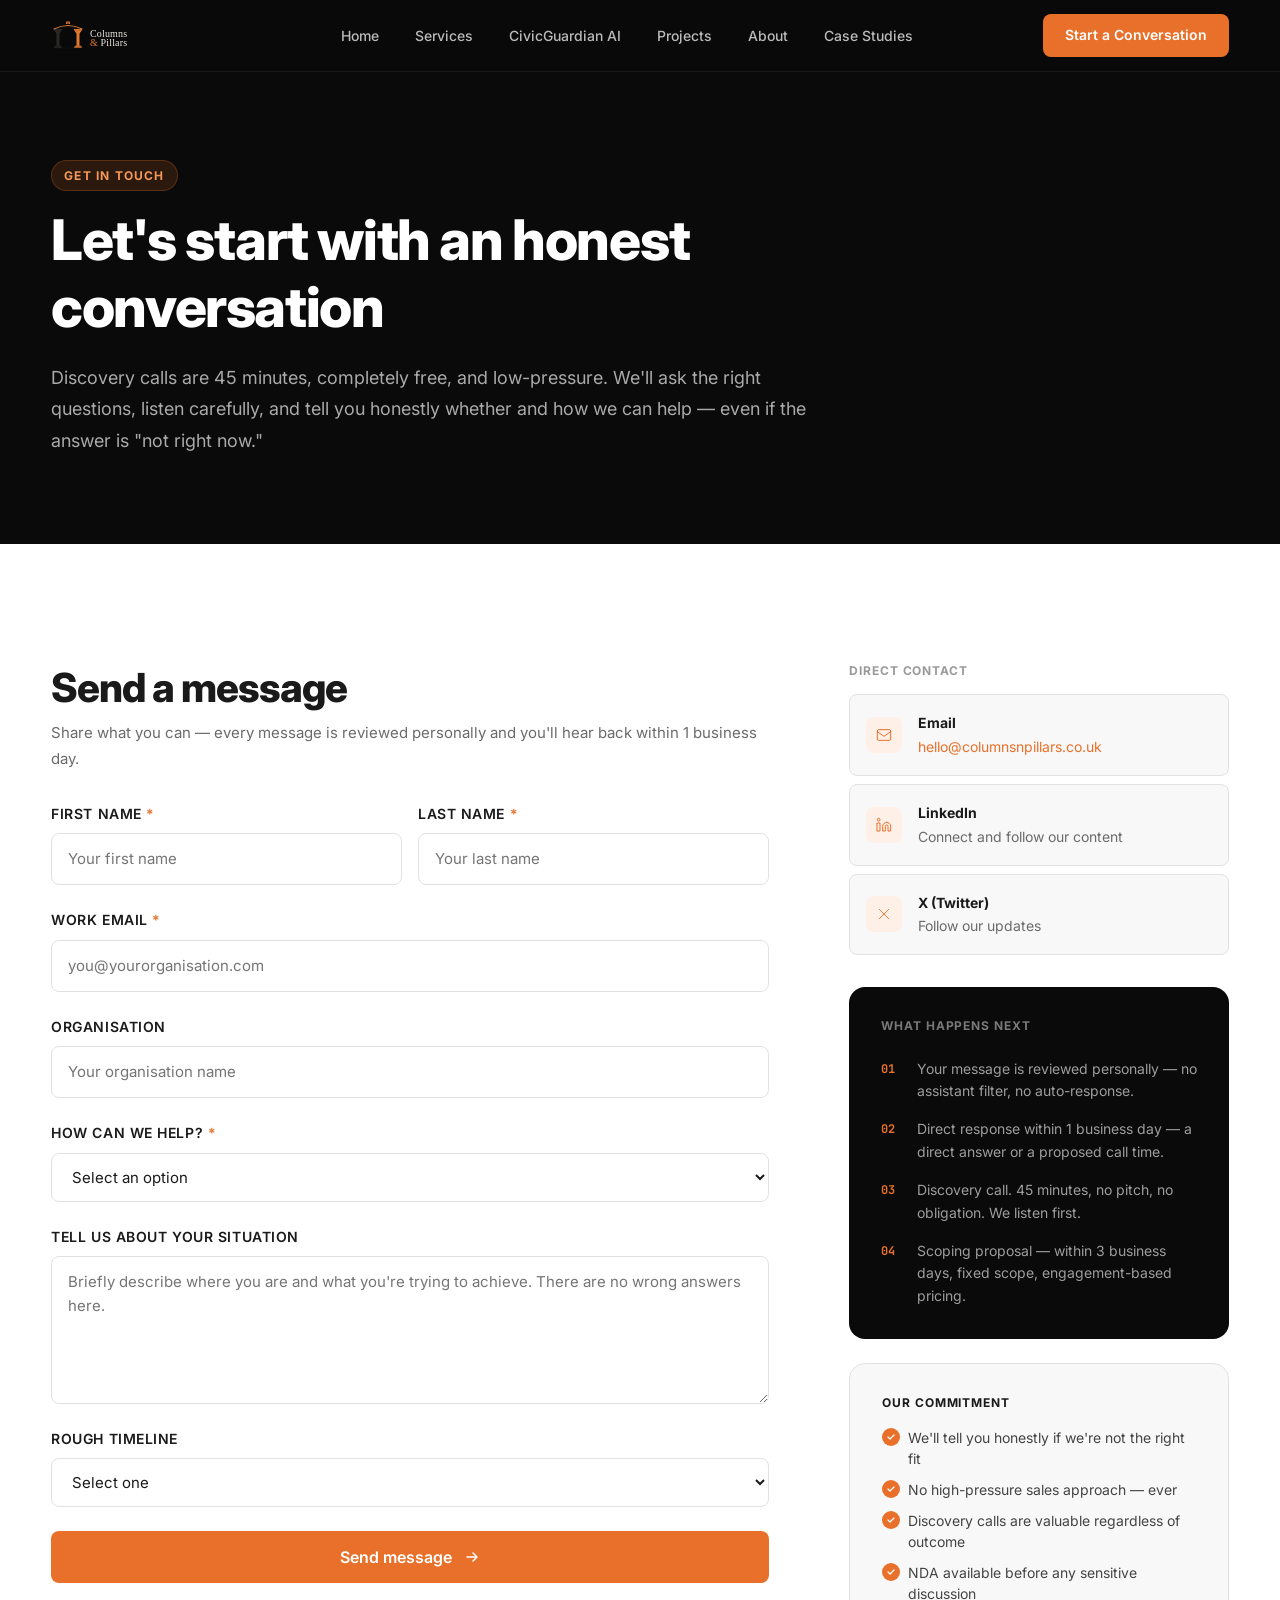
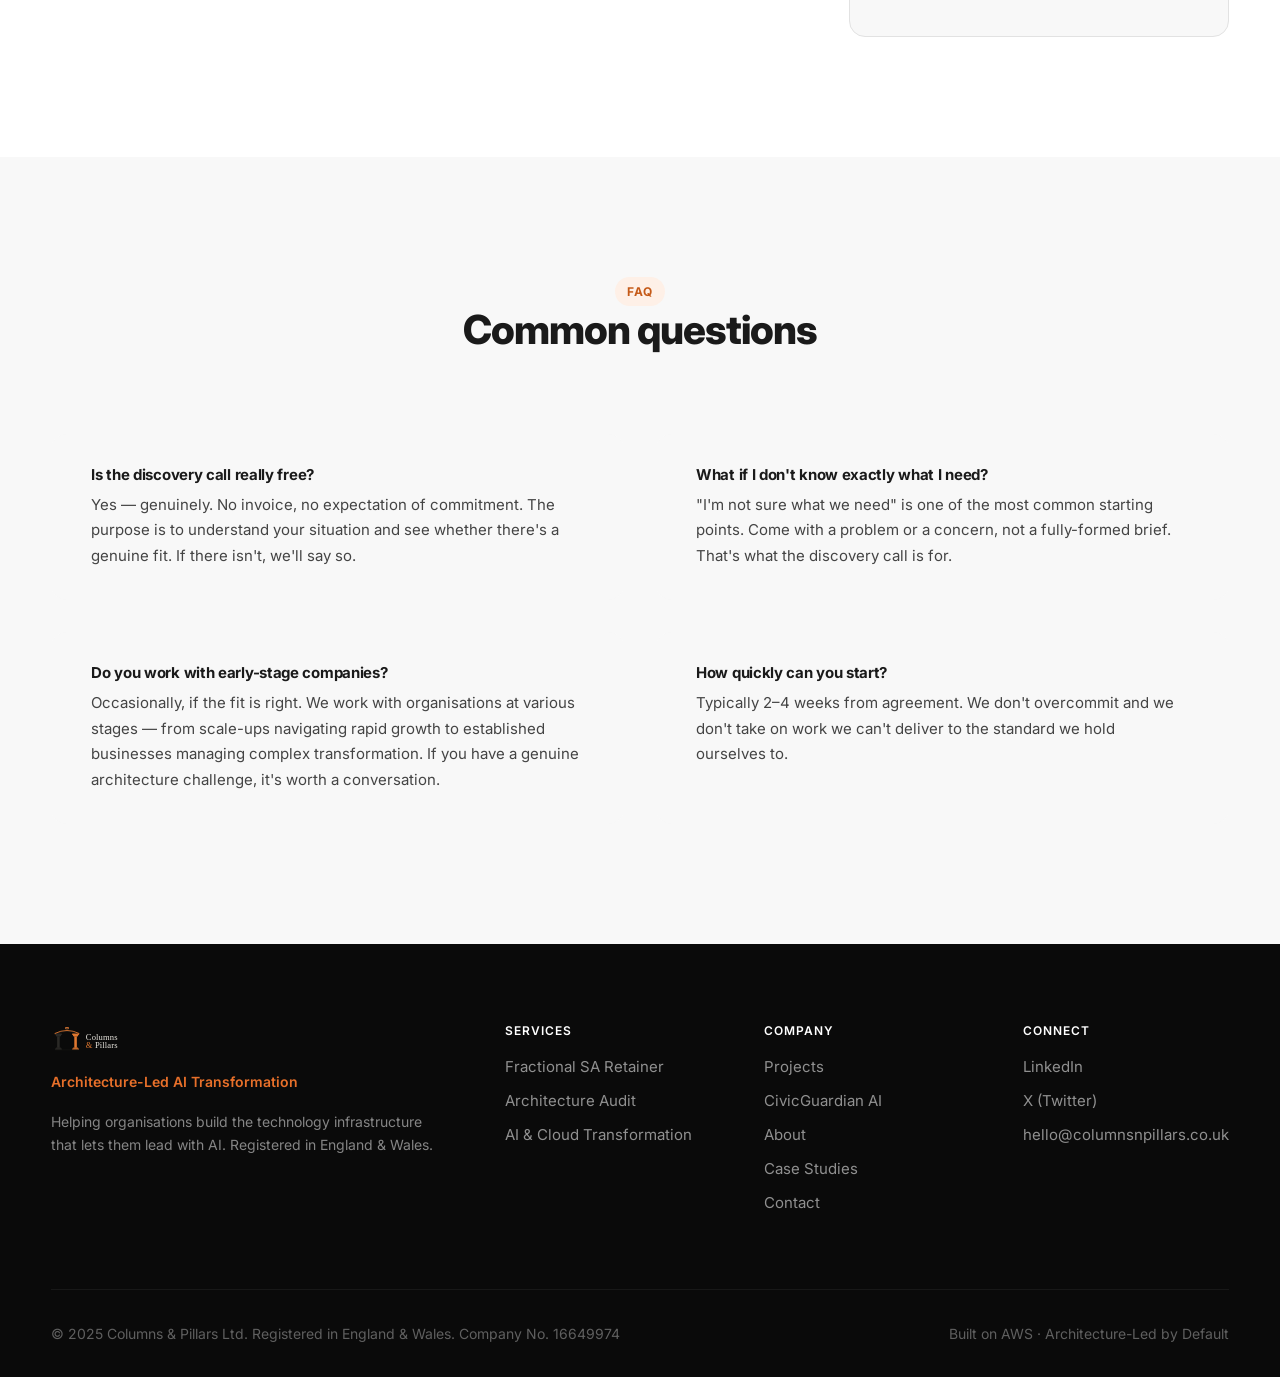
<file: contact.html>
<!DOCTYPE html>
<html lang="en">
<head>
  <meta charset="UTF-8">
  <meta name="viewport" content="width=device-width, initial-scale=1.0">
  <title>Contact — Columns &amp; Pillars Tech</title>
  <meta name="description" content="Start a conversation with Columns &amp; Pillars Tech. Discovery calls are free, no-obligation, and 45 minutes.">
  <meta property="og:title" content="Contact — Columns &amp; Pillars Tech">
  <meta property="og:description" content="Start a conversation with Columns &amp; Pillars Tech. Discovery calls are free, no-obligation, and 45 minutes.">
  <meta property="og:type" content="website">
  <meta property="og:url" content="https://columnsnpillars.co.uk/contact.html">
  <meta property="og:site_name" content="Columns &amp; Pillars Tech">
  <link rel="icon" type="image/svg+xml" href="data:image/svg+xml,<svg xmlns='http://www.w3.org/2000/svg' viewBox='0 0 32 32'><rect x='4' y='6' width='24' height='14' rx='3' fill='%23E07830'/><rect x='9' y='10' width='14' height='6' rx='1.5' fill='%232a2926'/><path d='M4 20 Q16 26 28 20' fill='none' stroke='%23E07830' stroke-width='2' stroke-linecap='round'/></svg>">
  <link rel="preconnect" href="https://fonts.googleapis.com">
  <link rel="preconnect" href="https://fonts.gstatic.com" crossorigin>
  <link href="https://fonts.googleapis.com/css2?family=Inter:wght@400;500;600;700;800;900&family=JetBrains+Mono:wght@400;600;700&display=swap" rel="stylesheet">
  <link rel="stylesheet" href="css/style.css">
</head>
<body>

  <a href="#main-content" class="skip-link">Skip to main content</a>

  <nav class="nav" aria-label="Main navigation">
    <div class="nav-inner container">
      <a href="index.html" class="nav-logo" aria-label="Columns &amp; Pillars — Home">
        <svg xmlns="http://www.w3.org/2000/svg" viewBox="0 0 320 70" width="160" height="35" aria-label="Columns &amp; Pillars logo"><rect x="6" y="22" width="16" height="3.5" rx="1" fill="#2a2926"/><rect x="8" y="25" width="12" height="3" rx="0.8" fill="#2a2926"/><rect x="9.5" y="27.5" width="9" height="2.5" rx="0.5" fill="#2a2926"/><rect x="11" y="29.5" width="6" height="26" rx="1" fill="#2a2926"/><rect x="8.5" y="55" width="11" height="2.5" rx="0.5" fill="#2a2926"/><rect x="6" y="57" width="16" height="2.5" rx="0.8" fill="#2a2926"/><rect x="46" y="22" width="16" height="3.5" rx="1" fill="#E07830"/><rect x="48" y="25" width="12" height="3" rx="0.8" fill="#E07830"/><rect x="49.5" y="27.5" width="9" height="2.5" rx="0.5" fill="#E07830"/><rect x="51" y="29.5" width="6" height="26" rx="1" fill="#E07830"/><rect x="48.5" y="55" width="11" height="2.5" rx="0.5" fill="#E07830"/><rect x="46" y="57" width="16" height="2.5" rx="0.8" fill="#E07830"/><path d="M6 22 Q34 8 62 22" fill="none" stroke="#E07830" stroke-width="2.2" stroke-linecap="round"/><path d="M11 22 Q34 12 57 22" fill="none" stroke="#2a2926" stroke-width="0.8" stroke-linecap="round"/><rect x="30" y="7" width="8" height="5" rx="1" fill="#E07830"/><rect x="32" y="9" width="4" height="2" rx="0.5" fill="#2a2926"/><rect x="6" y="59.5" width="56" height="1.5" rx="0.5" fill="#2a2926" opacity="0.3"/><text x="78" y="38" font-family="Georgia,'Times New Roman',serif" font-size="20" font-weight="400" letter-spacing="0.3" fill="#e8e5de">Columns</text><text x="78" y="56" font-family="Georgia,'Times New Roman',serif" font-size="20" font-weight="400" letter-spacing="0.3" fill="#e8e5de"><tspan fill="#E07830">&amp;</tspan> Pillars</text></svg>
      </a>
      <ul class="nav-links" role="list">
        <li><a href="index.html" class="nav-link">Home</a></li>
        <li><a href="services.html" class="nav-link">Services</a></li>
        <li><a href="civicguardian.html" class="nav-link">CivicGuardian AI</a></li>
        <li><a href="projects.html" class="nav-link">Projects</a></li>
        <li><a href="about.html" class="nav-link">About</a></li>
        <li><a href="case-studies.html" class="nav-link">Case Studies</a></li>
      </ul>
      <a href="contact.html" class="nav-cta active" aria-current="page">Start a Conversation</a>
      <button class="nav-mobile-toggle" aria-label="Toggle navigation" aria-expanded="false">
        <span></span><span></span><span></span>
      </button>
    </div>
  </nav>

  <main id="main-content">

    <!-- PAGE HERO -->
    <section class="page-hero" aria-labelledby="contact-hero-heading">
      <div class="container">
        <div class="page-hero-inner" data-animate>
          <span class="eyebrow eyebrow-dark">Get in Touch</span>
          <h1 id="contact-hero-heading">Let's start with an honest conversation</h1>
          <p class="page-hero-sub">Discovery calls are 45 minutes, completely free, and low-pressure. We'll ask the right questions, listen carefully, and tell you honestly whether and how we can help — even if the answer is "not right now."</p>
        </div>
      </div>
    </section>

    <!-- CONTACT GRID -->
    <section class="section" aria-labelledby="contact-form-heading">
      <div class="container">
        <div class="contact-grid">

          <!-- LEFT: FORM -->
          <div data-animate>
            <h2 id="contact-form-heading" style="font-size:var(--text-display-md);font-weight:800;color:var(--dark-2);letter-spacing:-0.025em;margin-bottom:var(--sp-1);">Send a message</h2>
            <p style="font-size:var(--text-sm);color:var(--grey-600);margin-bottom:var(--sp-4);">Share what you can — every message is reviewed personally and you'll hear back within 1 business day.</p>

            <form id="contact-form" class="contact-form" data-endpoint="https://xq67wneoj3.execute-api.eu-west-2.amazonaws.com/submit" novalidate aria-label="Contact form">

              <div class="form-row">
                <div class="form-group">
                  <label class="form-label" for="first_name">First name <span aria-hidden="true" style="color:var(--orange);">*</span></label>
                  <input class="form-input" type="text" id="first_name" name="first_name" placeholder="Your first name" required autocomplete="given-name">
                </div>
                <div class="form-group">
                  <label class="form-label" for="last_name">Last name <span aria-hidden="true" style="color:var(--orange);">*</span></label>
                  <input class="form-input" type="text" id="last_name" name="last_name" placeholder="Your last name" required autocomplete="family-name">
                </div>
              </div>

              <div class="form-group">
                <label class="form-label" for="email">Work email <span aria-hidden="true" style="color:var(--orange);">*</span></label>
                <input class="form-input" type="email" id="email" name="email" placeholder="you@yourorganisation.com" required autocomplete="email">
              </div>

              <div class="form-group">
                <label class="form-label" for="organisation">Organisation</label>
                <input class="form-input" type="text" id="organisation" name="organisation" placeholder="Your organisation name" autocomplete="organization">
              </div>

              <div class="form-group">
                <label class="form-label" for="interest">How can we help? <span aria-hidden="true" style="color:var(--orange);">*</span></label>
                <select class="form-input" id="interest" name="enquiry_type" required>
                  <option value="" disabled selected>Select an option</option>
                  <option value="discovery-call">Book a Discovery Call</option>
                  <option value="start-conversation">Start a Conversation</option>
                  <option value="request-proposal">Request a Proposal</option>
                  <option value="civicguardian">CivicGuardian AI — Early Access</option>
                  <option value="get-in-touch">Get in Touch / General Enquiry</option>
                </select>
              </div>

              <div class="form-group">
                <label class="form-label" for="message">Tell us about your situation</label>
                <textarea class="form-input form-textarea" id="message" name="message" rows="5" placeholder="Briefly describe where you are and what you're trying to achieve. There are no wrong answers here."></textarea>
              </div>

              <div class="form-group">
                <label class="form-label" for="timeline">Rough timeline</label>
                <select class="form-input" id="timeline" name="timeline">
                  <option value="">Select one</option>
                  <option value="asap">As soon as possible</option>
                  <option value="1-month">Within the next month</option>
                  <option value="3-months">Within the next 3 months</option>
                  <option value="exploring">Just exploring for now</option>
                </select>
              </div>

              <button type="submit" id="submit-btn" class="btn btn-primary btn-lg" style="width:100%;justify-content:center;">
                Send message
                <svg width="16" height="16" viewBox="0 0 16 16" fill="none" aria-hidden="true" style="margin-left:4px;"><path d="M3 8h10M9 4l4 4-4 4" stroke="currentColor" stroke-width="1.5" stroke-linecap="round" stroke-linejoin="round"/></svg>
              </button>

              <div class="form-success" role="alert" hidden style="margin-top:var(--sp-3);">
                <h3 style="font-size:var(--text-sm);font-weight:700;color:#166534;margin-bottom:var(--sp-1);">Message received — thank you.</h3>
                <p style="font-size:var(--text-sm);color:#166534;">Every message is reviewed personally. You'll receive a direct response within 1 business day.</p>
              </div>

              <div class="form-error" role="alert" hidden style="margin-top:var(--sp-3);">
                <p>Something went wrong sending your message. Please try again or email <a href="mailto:hello@columnsnpillars.co.uk" style="color:var(--risk-high);text-decoration:underline;">hello@columnsnpillars.co.uk</a> directly.</p>
              </div>

              <span id="form-announce" aria-live="polite" class="sr-only"></span>

            </form>
          </div>

          <!-- RIGHT: INFO PANEL -->
          <div data-animate data-animate-delay="2">

            <!-- Direct contact -->
            <div style="margin-bottom:var(--sp-4);">
              <h3 style="font-size:var(--text-label);font-weight:700;color:var(--grey-400);text-transform:uppercase;letter-spacing:0.08em;margin-bottom:var(--sp-2);">Direct contact</h3>

              <a href="mailto:hello@columnsnpillars.co.uk" style="display:flex;align-items:center;gap:var(--sp-2);padding:var(--sp-2);background:var(--grey-50);border-radius:var(--radius);border:1px solid var(--grey-200);margin-bottom:var(--sp-1);transition:border-color var(--transition);">
                <div style="width:36px;height:36px;background:var(--orange-light);border-radius:var(--radius);display:flex;align-items:center;justify-content:center;flex-shrink:0;" aria-hidden="true">
                  <svg width="16" height="16" viewBox="0 0 24 24" fill="none"><rect x="2" y="4" width="20" height="16" rx="2" stroke="#E8702A" stroke-width="1.5"/><path d="M2 7l10 7 10-7" stroke="#E8702A" stroke-width="1.5" stroke-linecap="round"/></svg>
                </div>
                <div>
                  <p style="font-size:var(--text-xs);font-weight:700;color:var(--dark-2);">Email</p>
                  <p style="font-size:var(--text-xs);color:var(--orange);">hello@columnsnpillars.co.uk</p>
                </div>
              </a>

              <a href="https://linkedin.com/in/mohammedbakare" target="_blank" rel="noopener noreferrer" style="display:flex;align-items:center;gap:var(--sp-2);padding:var(--sp-2);background:var(--grey-50);border-radius:var(--radius);border:1px solid var(--grey-200);margin-bottom:var(--sp-1);transition:border-color var(--transition);">
                <div style="width:36px;height:36px;background:var(--orange-light);border-radius:var(--radius);display:flex;align-items:center;justify-content:center;flex-shrink:0;" aria-hidden="true">
                  <svg width="16" height="16" viewBox="0 0 24 24" fill="none"><path d="M16 8a6 6 0 016 6v7h-4v-7a2 2 0 00-2-2 2 2 0 00-2 2v7h-4v-7a6 6 0 016-6zM2 9h4v12H2z" stroke="#E8702A" stroke-width="1.5" stroke-linecap="round" stroke-linejoin="round"/><circle cx="4" cy="4" r="2" stroke="#E8702A" stroke-width="1.5"/></svg>
                </div>
                <div>
                  <p style="font-size:var(--text-xs);font-weight:700;color:var(--dark-2);">LinkedIn</p>
                  <p style="font-size:var(--text-xs);color:var(--grey-600);">Connect and follow our content</p>
                </div>
              </a>

              <a href="https://x.com/hakmed4real" target="_blank" rel="noopener noreferrer" style="display:flex;align-items:center;gap:var(--sp-2);padding:var(--sp-2);background:var(--grey-50);border-radius:var(--radius);border:1px solid var(--grey-200);transition:border-color var(--transition);">
                <div style="width:36px;height:36px;background:var(--orange-light);border-radius:var(--radius);display:flex;align-items:center;justify-content:center;flex-shrink:0;" aria-hidden="true">
                  <svg width="14" height="14" viewBox="0 0 24 24" fill="none"><path d="M4 4l16 16M4 20L20 4" stroke="#E8702A" stroke-width="1.5" stroke-linecap="round"/></svg>
                </div>
                <div>
                  <p style="font-size:var(--text-xs);font-weight:700;color:var(--dark-2);">X (Twitter)</p>
                  <p style="font-size:var(--text-xs);color:var(--grey-600);">Follow our updates</p>
                </div>
              </a>
            </div>

            <!-- What happens next -->
            <div style="background:var(--black);border-radius:var(--radius-lg);padding:var(--sp-4);margin-bottom:var(--sp-3);">
              <h3 style="font-size:var(--text-label);font-weight:700;color:rgba(255,255,255,0.45);text-transform:uppercase;letter-spacing:0.08em;margin-bottom:var(--sp-3);">What happens next</h3>
              <div style="display:flex;flex-direction:column;gap:var(--sp-2);">
                <div style="display:flex;gap:var(--sp-2);align-items:flex-start;">
                  <span style="font-family:var(--font-mono);font-size:var(--text-label);font-weight:700;color:var(--orange);min-width:20px;margin-top:2px;">01</span>
                  <p style="font-size:var(--text-xs);color:rgba(255,255,255,0.6);line-height:1.6;">Your message is reviewed personally — no assistant filter, no auto-response.</p>
                </div>
                <div style="display:flex;gap:var(--sp-2);align-items:flex-start;">
                  <span style="font-family:var(--font-mono);font-size:var(--text-label);font-weight:700;color:var(--orange);min-width:20px;margin-top:2px;">02</span>
                  <p style="font-size:var(--text-xs);color:rgba(255,255,255,0.6);line-height:1.6;">Direct response within 1 business day — a direct answer or a proposed call time.</p>
                </div>
                <div style="display:flex;gap:var(--sp-2);align-items:flex-start;">
                  <span style="font-family:var(--font-mono);font-size:var(--text-label);font-weight:700;color:var(--orange);min-width:20px;margin-top:2px;">03</span>
                  <p style="font-size:var(--text-xs);color:rgba(255,255,255,0.6);line-height:1.6;">Discovery call. 45 minutes, no pitch, no obligation. We listen first.</p>
                </div>
                <div style="display:flex;gap:var(--sp-2);align-items:flex-start;">
                  <span style="font-family:var(--font-mono);font-size:var(--text-label);font-weight:700;color:var(--orange);min-width:20px;margin-top:2px;">04</span>
                  <p style="font-size:var(--text-xs);color:rgba(255,255,255,0.6);line-height:1.6;">Scoping proposal — within 3 business days, fixed scope, engagement-based pricing.</p>
                </div>
              </div>
            </div>

            <!-- Our commitment -->
            <div style="background:var(--grey-50);border-radius:var(--radius-lg);padding:var(--sp-4);border:1px solid var(--grey-200);">
              <h3 style="font-size:var(--text-label);font-weight:700;color:var(--dark-2);text-transform:uppercase;letter-spacing:0.08em;margin-bottom:var(--sp-2);">Our commitment</h3>
              <div style="display:flex;flex-direction:column;gap:10px;">
                <div style="display:flex;gap:var(--sp-1);align-items:flex-start;">
                  <div style="width:18px;height:18px;background:var(--orange);border-radius:50%;display:flex;align-items:center;justify-content:center;flex-shrink:0;margin-top:1px;" aria-hidden="true">
                    <svg width="10" height="10" viewBox="0 0 10 10" fill="none"><path d="M2 5l2 2 4-4" stroke="#fff" stroke-width="1.2" stroke-linecap="round" stroke-linejoin="round"/></svg>
                  </div>
                  <p style="font-size:var(--text-xs);color:var(--grey-700);line-height:1.5;">We'll tell you honestly if we're not the right fit</p>
                </div>
                <div style="display:flex;gap:var(--sp-1);align-items:flex-start;">
                  <div style="width:18px;height:18px;background:var(--orange);border-radius:50%;display:flex;align-items:center;justify-content:center;flex-shrink:0;margin-top:1px;" aria-hidden="true">
                    <svg width="10" height="10" viewBox="0 0 10 10" fill="none"><path d="M2 5l2 2 4-4" stroke="#fff" stroke-width="1.2" stroke-linecap="round" stroke-linejoin="round"/></svg>
                  </div>
                  <p style="font-size:var(--text-xs);color:var(--grey-700);line-height:1.5;">No high-pressure sales approach — ever</p>
                </div>
                <div style="display:flex;gap:var(--sp-1);align-items:flex-start;">
                  <div style="width:18px;height:18px;background:var(--orange);border-radius:50%;display:flex;align-items:center;justify-content:center;flex-shrink:0;margin-top:1px;" aria-hidden="true">
                    <svg width="10" height="10" viewBox="0 0 10 10" fill="none"><path d="M2 5l2 2 4-4" stroke="#fff" stroke-width="1.2" stroke-linecap="round" stroke-linejoin="round"/></svg>
                  </div>
                  <p style="font-size:var(--text-xs);color:var(--grey-700);line-height:1.5;">Discovery calls are valuable regardless of outcome</p>
                </div>
                <div style="display:flex;gap:var(--sp-1);align-items:flex-start;">
                  <div style="width:18px;height:18px;background:var(--orange);border-radius:50%;display:flex;align-items:center;justify-content:center;flex-shrink:0;margin-top:1px;" aria-hidden="true">
                    <svg width="10" height="10" viewBox="0 0 10 10" fill="none"><path d="M2 5l2 2 4-4" stroke="#fff" stroke-width="1.2" stroke-linecap="round" stroke-linejoin="round"/></svg>
                  </div>
                  <p style="font-size:var(--text-xs);color:var(--grey-700);line-height:1.5;">NDA available before any sensitive discussion</p>
                </div>
              </div>
            </div>

          </div>
        </div>
      </div>
    </section>

    <!-- FAQ -->
    <section class="section bg-off-white" aria-labelledby="contact-faq-heading">
      <div class="container">
        <div class="section-header" data-animate>
          <span class="eyebrow">FAQ</span>
          <h2 id="contact-faq-heading">Common questions</h2>
        </div>
        <div class="faq-grid">
          <div class="faq-item" data-animate data-animate-delay="1">
            <h3>Is the discovery call really free?</h3>
            <p>Yes — genuinely. No invoice, no expectation of commitment. The purpose is to understand your situation and see whether there's a genuine fit. If there isn't, we'll say so.</p>
          </div>
          <div class="faq-item" data-animate data-animate-delay="2">
            <h3>What if I don't know exactly what I need?</h3>
            <p>"I'm not sure what we need" is one of the most common starting points. Come with a problem or a concern, not a fully-formed brief. That's what the discovery call is for.</p>
          </div>
          <div class="faq-item" data-animate data-animate-delay="1">
            <h3>Do you work with early-stage companies?</h3>
            <p>Occasionally, if the fit is right. We work with organisations at various stages — from scale-ups navigating rapid growth to established businesses managing complex transformation. If you have a genuine architecture challenge, it's worth a conversation.</p>
          </div>
          <div class="faq-item" data-animate data-animate-delay="2">
            <h3>How quickly can you start?</h3>
            <p>Typically 2–4 weeks from agreement. We don't overcommit and we don't take on work we can't deliver to the standard we hold ourselves to.</p>
          </div>
        </div>
      </div>
    </section>

  </main>

  <!-- FOOTER -->
  <footer class="footer" aria-label="Site footer">
    <div class="container">
      <div class="footer-grid">
        <div>
          <a href="index.html" class="nav-logo" style="margin-bottom:var(--sp-2);display:inline-flex;" aria-label="Columns &amp; Pillars — Home">
            <svg xmlns="http://www.w3.org/2000/svg" viewBox="0 0 320 70" width="140" height="30" aria-label="Columns &amp; Pillars logo"><rect x="6" y="22" width="16" height="3.5" rx="1" fill="#2a2926"/><rect x="8" y="25" width="12" height="3" rx="0.8" fill="#2a2926"/><rect x="9.5" y="27.5" width="9" height="2.5" rx="0.5" fill="#2a2926"/><rect x="11" y="29.5" width="6" height="26" rx="1" fill="#2a2926"/><rect x="8.5" y="55" width="11" height="2.5" rx="0.5" fill="#2a2926"/><rect x="6" y="57" width="16" height="2.5" rx="0.8" fill="#2a2926"/><rect x="46" y="22" width="16" height="3.5" rx="1" fill="#E07830"/><rect x="48" y="25" width="12" height="3" rx="0.8" fill="#E07830"/><rect x="49.5" y="27.5" width="9" height="2.5" rx="0.5" fill="#E07830"/><rect x="51" y="29.5" width="6" height="26" rx="1" fill="#E07830"/><rect x="48.5" y="55" width="11" height="2.5" rx="0.5" fill="#E07830"/><rect x="46" y="57" width="16" height="2.5" rx="0.8" fill="#E07830"/><path d="M6 22 Q34 8 62 22" fill="none" stroke="#E07830" stroke-width="2.2" stroke-linecap="round"/><path d="M11 22 Q34 12 57 22" fill="none" stroke="#2a2926" stroke-width="0.8" stroke-linecap="round"/><rect x="30" y="7" width="8" height="5" rx="1" fill="#E07830"/><rect x="32" y="9" width="4" height="2" rx="0.5" fill="#2a2926"/><rect x="6" y="59.5" width="56" height="1.5" rx="0.5" fill="#2a2926" opacity="0.3"/><text x="78" y="38" font-family="Georgia,'Times New Roman',serif" font-size="20" font-weight="400" letter-spacing="0.3" fill="#e8e5de">Columns</text><text x="78" y="56" font-family="Georgia,'Times New Roman',serif" font-size="20" font-weight="400" letter-spacing="0.3" fill="#e8e5de"><tspan fill="#E07830">&amp;</tspan> Pillars</text></svg>
          </a>
          <p class="footer-tagline">Architecture-Led AI Transformation</p>
          <p class="footer-desc" style="margin-top:var(--sp-1);">Helping organisations build the technology infrastructure that lets them lead with AI. Registered in England &amp; Wales.</p>
        </div>
        <div class="footer-links">
          <h4>Services</h4>
          <a href="services.html#fractional-sa">Fractional SA Retainer</a>
          <a href="services.html#architecture-audit">Architecture Audit</a>
          <a href="services.html#ai-transformation">AI &amp; Cloud Transformation</a>
        </div>
        <div class="footer-links">
          <h4>Company</h4>
          <a href="projects.html">Projects</a>
          <a href="civicguardian.html">CivicGuardian AI</a>
          <a href="about.html">About</a>
          <a href="case-studies.html">Case Studies</a>
          <a href="contact.html">Contact</a>
        </div>
        <div class="footer-links">
          <h4>Connect</h4>
          <a href="https://linkedin.com/in/mohammedbakare" target="_blank" rel="noopener noreferrer">LinkedIn</a>
          <a href="https://x.com/hakmed4real" target="_blank" rel="noopener noreferrer">X (Twitter)</a>
          <a href="mailto:hello@columnsnpillars.co.uk">hello@columnsnpillars.co.uk</a>
        </div>
      </div>
      <div class="footer-bottom">
        <p>© 2025 Columns &amp; Pillars Ltd. Registered in England &amp; Wales. Company No. 16649974</p>
        <p>Built on AWS · Architecture-Led by Default</p>
      </div>
    </div>
  </footer>

  <script src="js/main.js"></script>

  <!-- URL parameter pre-fill — runs after DOM is ready -->
  <script>
    (function () {
      var params = new URLSearchParams(window.location.search);
      var interest = params.get('interest');
      if (interest) {
        var sel = document.getElementById('interest');
        if (sel) sel.value = interest;
      }
    }());
  </script>

</body>
</html>
</file>
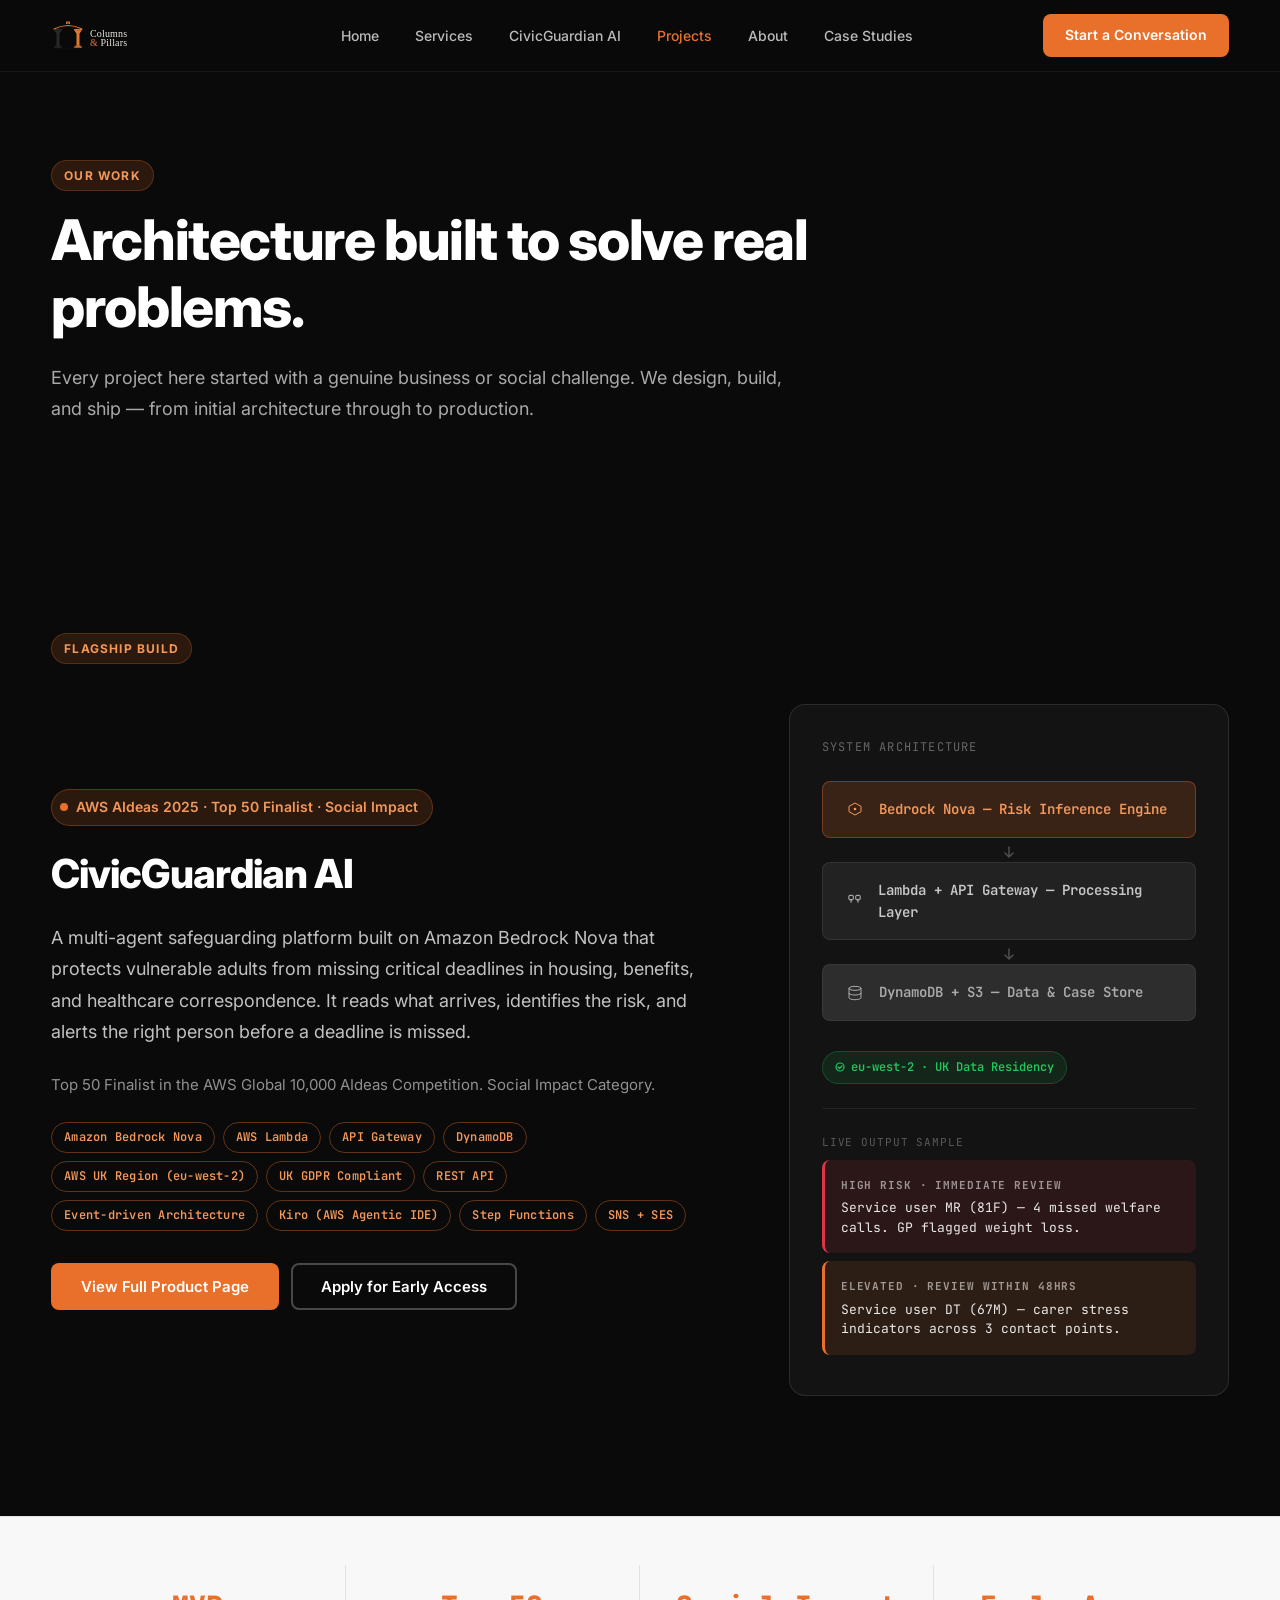
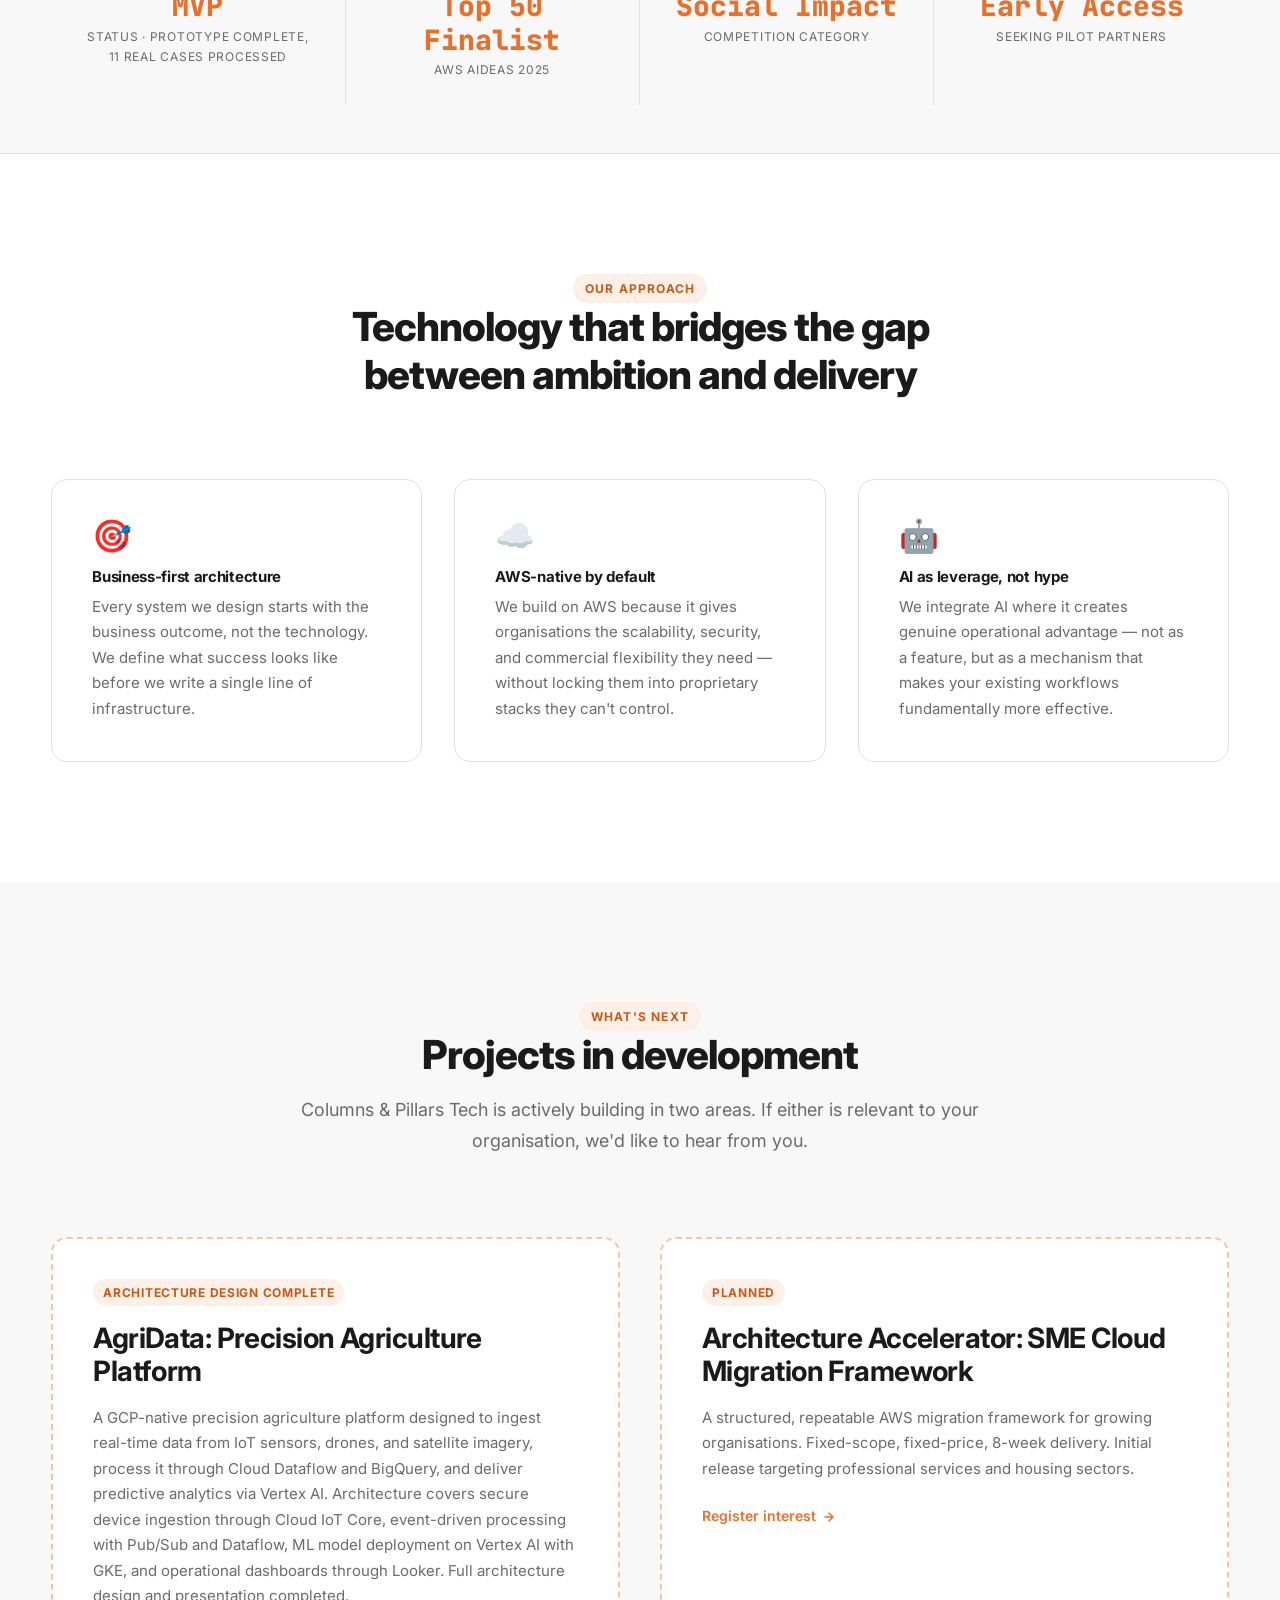
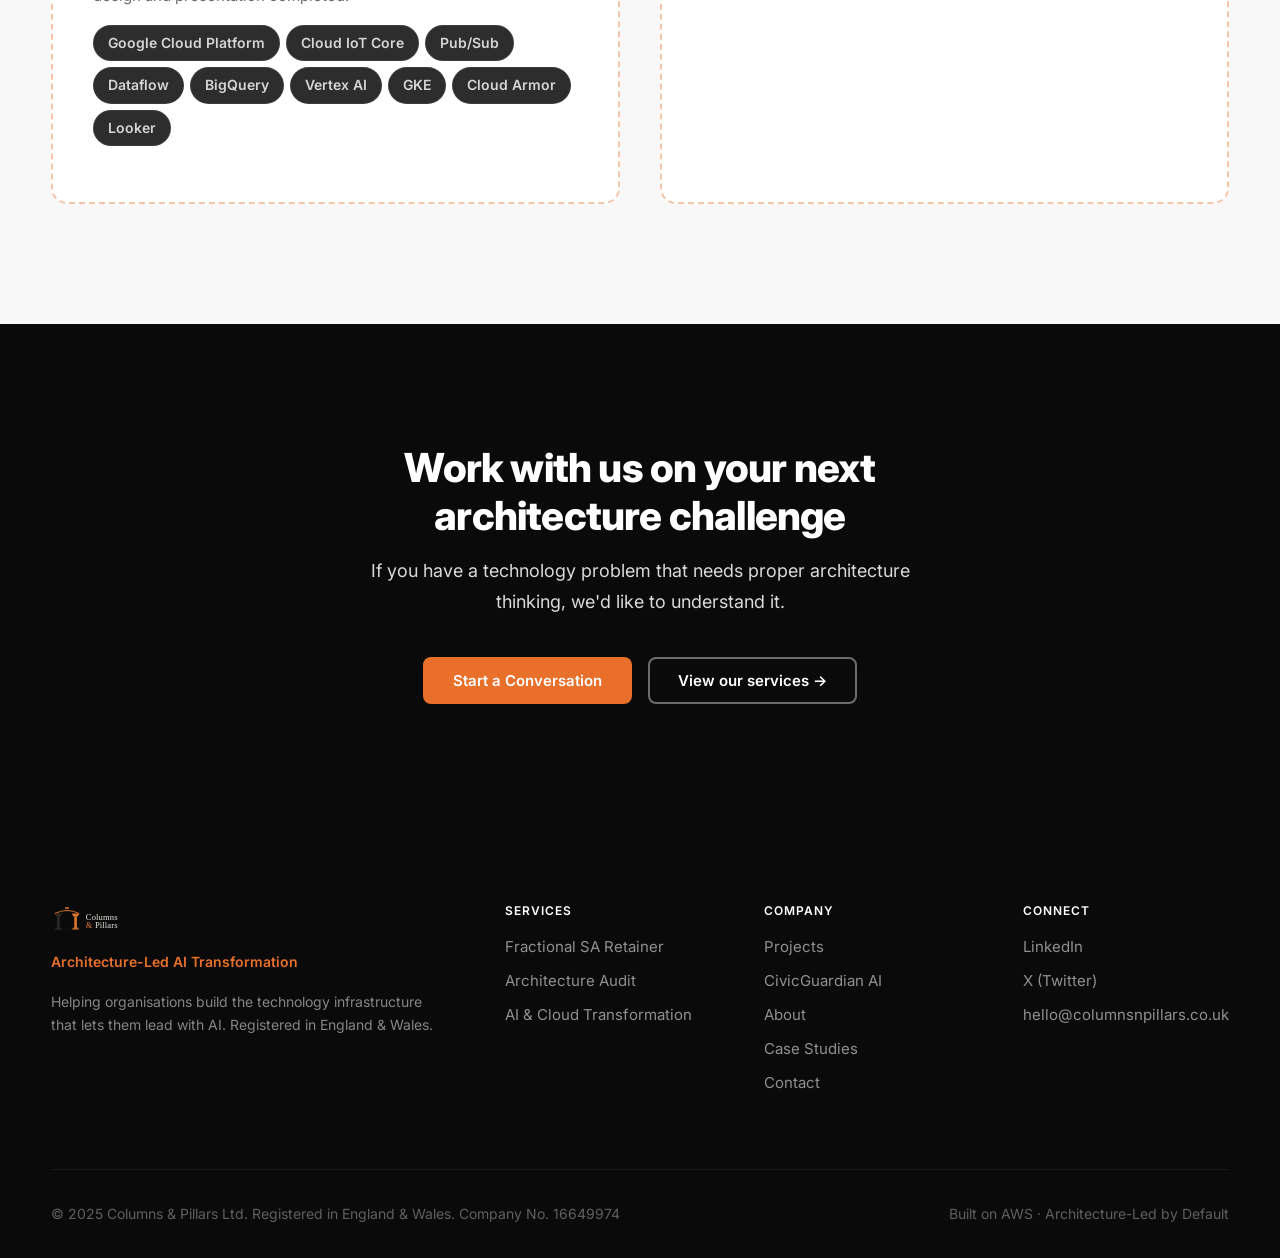
<file: projects.html>
<!DOCTYPE html>
<html lang="en">
<head>
  <meta charset="UTF-8">
  <meta name="viewport" content="width=device-width, initial-scale=1.0">
  <title>Projects &amp; Architecture — Columns &amp; Pillars Tech</title>
  <meta name="description" content="Architecture builds and AI projects by Columns &amp; Pillars Tech. CivicGuardian AI — AWS AIdeas 2025 Top 50 Finalist. Built on Amazon Bedrock Nova.">
  <meta property="og:title" content="Projects &amp; Architecture — Columns &amp; Pillars Tech">
  <meta property="og:description" content="Architecture builds and AI projects by Columns &amp; Pillars Tech. CivicGuardian AI — AWS AIdeas 2025 Top 50 Finalist.">
  <meta property="og:type" content="website">
  <meta property="og:url" content="https://columnsnpillars.co.uk/projects.html">
  <meta property="og:site_name" content="Columns &amp; Pillars Tech">
  <link rel="icon" type="image/svg+xml" href="data:image/svg+xml,<svg xmlns='http://www.w3.org/2000/svg' viewBox='0 0 32 32'><rect x='4' y='6' width='24' height='14' rx='3' fill='%23E07830'/><rect x='9' y='10' width='14' height='6' rx='1.5' fill='%232a2926'/><path d='M4 20 Q16 26 28 20' fill='none' stroke='%23E07830' stroke-width='2' stroke-linecap='round'/></svg>">
  <link rel="preconnect" href="https://fonts.googleapis.com">
  <link rel="preconnect" href="https://fonts.gstatic.com" crossorigin>
  <link href="https://fonts.googleapis.com/css2?family=Inter:wght@400;500;600;700;800;900&family=JetBrains+Mono:wght@400;600;700&display=swap" rel="stylesheet">
  <link rel="stylesheet" href="css/style.css">
</head>
<body>

  <a href="#main-content" class="skip-link">Skip to main content</a>

  <nav class="nav" aria-label="Main navigation">
    <div class="nav-inner container">
      <a href="index.html" class="nav-logo" aria-label="Columns &amp; Pillars — Home">
        <svg xmlns="http://www.w3.org/2000/svg" viewBox="0 0 320 70" width="160" height="35" aria-label="Columns &amp; Pillars logo"><rect x="6" y="22" width="16" height="3.5" rx="1" fill="#2a2926"/><rect x="8" y="25" width="12" height="3" rx="0.8" fill="#2a2926"/><rect x="9.5" y="27.5" width="9" height="2.5" rx="0.5" fill="#2a2926"/><rect x="11" y="29.5" width="6" height="26" rx="1" fill="#2a2926"/><rect x="8.5" y="55" width="11" height="2.5" rx="0.5" fill="#2a2926"/><rect x="6" y="57" width="16" height="2.5" rx="0.8" fill="#2a2926"/><rect x="46" y="22" width="16" height="3.5" rx="1" fill="#E07830"/><rect x="48" y="25" width="12" height="3" rx="0.8" fill="#E07830"/><rect x="49.5" y="27.5" width="9" height="2.5" rx="0.5" fill="#E07830"/><rect x="51" y="29.5" width="6" height="26" rx="1" fill="#E07830"/><rect x="48.5" y="55" width="11" height="2.5" rx="0.5" fill="#E07830"/><rect x="46" y="57" width="16" height="2.5" rx="0.8" fill="#E07830"/><path d="M6 22 Q34 8 62 22" fill="none" stroke="#E07830" stroke-width="2.2" stroke-linecap="round"/><path d="M11 22 Q34 12 57 22" fill="none" stroke="#2a2926" stroke-width="0.8" stroke-linecap="round"/><rect x="30" y="7" width="8" height="5" rx="1" fill="#E07830"/><rect x="32" y="9" width="4" height="2" rx="0.5" fill="#2a2926"/><rect x="6" y="59.5" width="56" height="1.5" rx="0.5" fill="#2a2926" opacity="0.3"/><text x="78" y="38" font-family="Georgia,'Times New Roman',serif" font-size="20" font-weight="400" letter-spacing="0.3" fill="#e8e5de">Columns</text><text x="78" y="56" font-family="Georgia,'Times New Roman',serif" font-size="20" font-weight="400" letter-spacing="0.3" fill="#e8e5de"><tspan fill="#E07830">&amp;</tspan> Pillars</text></svg>
      </a>
      <ul class="nav-links" role="list">
        <li><a href="index.html" class="nav-link">Home</a></li>
        <li><a href="services.html" class="nav-link">Services</a></li>
        <li><a href="civicguardian.html" class="nav-link">CivicGuardian AI</a></li>
        <li><a href="projects.html" class="nav-link active" aria-current="page">Projects</a></li>
        <li><a href="about.html" class="nav-link">About</a></li>
        <li><a href="case-studies.html" class="nav-link">Case Studies</a></li>
      </ul>
      <a href="contact.html" class="nav-cta">Start a Conversation</a>
      <button class="nav-mobile-toggle" aria-label="Toggle navigation" aria-expanded="false">
        <span></span><span></span><span></span>
      </button>
    </div>
  </nav>

  <main id="main-content">

    <!-- PAGE HERO -->
    <section class="page-hero" aria-labelledby="projects-hero-heading">
      <div class="container">
        <div class="page-hero-inner" data-animate>
          <span class="eyebrow eyebrow-dark">Our Work</span>
          <h1 id="projects-hero-heading">Architecture built to solve real problems.</h1>
          <p class="page-hero-sub">Every project here started with a genuine business or social challenge. We design, build, and ship — from initial architecture through to production.</p>
        </div>
      </div>
    </section>

    <!-- SECTION 1: FEATURED PROJECT — CIVICGUARDIAN AI -->
    <section class="project-featured" aria-labelledby="civicguardian-heading">
      <div class="container">
        <div style="margin-bottom:var(--sp-5);" data-animate>
          <span class="eyebrow eyebrow-dark">Flagship Build</span>
        </div>
        <div class="project-featured-inner">

          <!-- LEFT: CONTENT -->
          <div data-animate>
            <div class="civic-status-badge" style="margin-bottom:var(--sp-3);">
              <span class="civic-status-dot" aria-hidden="true"></span>
              AWS AIdeas 2025 · Top 50 Finalist · Social Impact
            </div>

            <h2 id="civicguardian-heading" style="font-size:var(--text-display-md);font-weight:800;color:var(--white);letter-spacing:-0.025em;margin-bottom:var(--sp-3);">CivicGuardian AI</h2>

            <p style="font-size:var(--text-body-lg);color:rgba(255,255,255,0.75);line-height:1.75;margin-bottom:var(--sp-3);">A multi-agent safeguarding platform built on Amazon Bedrock Nova that protects vulnerable adults from missing critical deadlines in housing, benefits, and healthcare correspondence. It reads what arrives, identifies the risk, and alerts the right person before a deadline is missed.</p>

            <p style="font-size:var(--text-sm);color:rgba(255,255,255,0.55);line-height:1.75;margin-bottom:var(--sp-3);">Top 50 Finalist in the AWS Global 10,000 AIdeas Competition. Social Impact Category.</p>

            <div class="tech-stack-row" role="list" aria-label="Technology stack">
              <span class="tech-pill" role="listitem">Amazon Bedrock Nova</span>
              <span class="tech-pill" role="listitem">AWS Lambda</span>
              <span class="tech-pill" role="listitem">API Gateway</span>
              <span class="tech-pill" role="listitem">DynamoDB</span>
              <span class="tech-pill" role="listitem">AWS UK Region (eu-west-2)</span>
              <span class="tech-pill" role="listitem">UK GDPR Compliant</span>
              <span class="tech-pill" role="listitem">REST API</span>
              <span class="tech-pill" role="listitem">Event-driven Architecture</span>
              <span class="tech-pill" role="listitem">Kiro (AWS Agentic IDE)</span>
              <span class="tech-pill" role="listitem">Step Functions</span>
              <span class="tech-pill" role="listitem">SNS + SES</span>
            </div>

            <div class="project-links">
              <a href="civicguardian.html" class="btn btn-primary">View Full Product Page</a>
              <a href="contact.html?interest=civicguardian" class="btn btn-secondary">Apply for Early Access</a>
            </div>
          </div>

          <!-- RIGHT: ARCHITECTURE VISUAL -->
          <div data-animate data-animate-delay="2">
            <!-- Replace with: <img src="images/civic-arch.png" alt="CivicGuardian System Architecture"> when diagram is ready -->
            <div class="arch-placeholder" aria-label="CivicGuardian system architecture overview">
              <p class="arch-title">System Architecture</p>

              <div class="arch-layer arch-layer-1">
                <svg width="16" height="16" viewBox="0 0 24 24" fill="none" aria-hidden="true"><path d="M12 3L3 8v8l9 5 9-5V8L12 3z" stroke="currentColor" stroke-width="1.5" stroke-linejoin="round"/><circle cx="12" cy="12" r="2" fill="currentColor"/></svg>
                Bedrock Nova — Risk Inference Engine
              </div>

              <div class="arch-arrow" aria-hidden="true">
                <svg width="16" height="16" viewBox="0 0 16 16" fill="none"><path d="M8 3v10M4 9l4 4 4-4" stroke="rgba(255,255,255,0.25)" stroke-width="1.5" stroke-linecap="round" stroke-linejoin="round"/></svg>
              </div>

              <div class="arch-layer arch-layer-2">
                <svg width="16" height="16" viewBox="0 0 24 24" fill="none" aria-hidden="true"><rect x="3" y="3" width="7" height="7" rx="1" stroke="currentColor" stroke-width="1.5"/><rect x="14" y="3" width="7" height="7" rx="1" stroke="currentColor" stroke-width="1.5"/><path d="M6.5 10v4M17.5 10v4" stroke="currentColor" stroke-width="1.5" stroke-linecap="round"/></svg>
                Lambda + API Gateway — Processing Layer
              </div>

              <div class="arch-arrow" aria-hidden="true">
                <svg width="16" height="16" viewBox="0 0 16 16" fill="none"><path d="M8 3v10M4 9l4 4 4-4" stroke="rgba(255,255,255,0.25)" stroke-width="1.5" stroke-linecap="round" stroke-linejoin="round"/></svg>
              </div>

              <div class="arch-layer arch-layer-3">
                <svg width="16" height="16" viewBox="0 0 24 24" fill="none" aria-hidden="true"><ellipse cx="12" cy="5" rx="9" ry="3" stroke="currentColor" stroke-width="1.5"/><path d="M3 5v14c0 1.66 4.03 3 9 3s9-1.34 9-3V5" stroke="currentColor" stroke-width="1.5"/><path d="M3 12c0 1.66 4.03 3 9 3s9-1.34 9-3" stroke="currentColor" stroke-width="1.5"/></svg>
                DynamoDB + S3 — Data &amp; Case Store
              </div>

              <div class="arch-badge">
                <svg width="10" height="10" viewBox="0 0 10 10" fill="none" aria-hidden="true"><circle cx="5" cy="5" r="4" stroke="currentColor" stroke-width="1.2"/><path d="M3 5l1.5 1.5 2.5-2.5" stroke="currentColor" stroke-width="1.2" stroke-linecap="round" stroke-linejoin="round"/></svg>
                eu-west-2 · UK Data Residency
              </div>

              <!-- Alert preview -->
              <div style="margin-top:var(--sp-3);padding-top:var(--sp-3);border-top:1px solid rgba(255,255,255,0.06);">
                <p style="font-family:var(--font-mono);font-size:0.6875rem;color:rgba(255,255,255,0.3);margin-bottom:var(--sp-1);text-transform:uppercase;letter-spacing:0.08em;">Live output sample</p>
                <div class="alert-item alert-high">
                  <p class="alert-label">HIGH RISK · Immediate Review</p>
                  Service user MR (81F) — 4 missed welfare calls. GP flagged weight loss.
                </div>
                <div class="alert-item alert-med">
                  <p class="alert-label">ELEVATED · Review Within 48hrs</p>
                  Service user DT (67M) — carer stress indicators across 3 contact points.
                </div>
              </div>
            </div>
          </div>

        </div>
      </div>
    </section>

    <!-- SECTION 2: PROJECT DETAILS STRIP -->
    <section class="project-stats-strip" aria-label="CivicGuardian project details">
      <div class="container">
        <div class="project-stats-grid">
          <div class="project-stat" data-animate>
            <p class="project-stat-value">MVP</p>
            <p class="project-stat-label">Status · Prototype complete, 11 real cases processed</p>
          </div>
          <div class="project-stat" data-animate data-animate-delay="1">
            <p class="project-stat-value">Top 50 Finalist</p>
            <p class="project-stat-label">AWS AIdeas 2025</p>
          </div>
          <div class="project-stat" data-animate data-animate-delay="2">
            <p class="project-stat-value">Social Impact</p>
            <p class="project-stat-label">Competition category</p>
          </div>
          <div class="project-stat" data-animate data-animate-delay="3">
            <p class="project-stat-value">Early Access</p>
            <p class="project-stat-label">Seeking pilot partners</p>
          </div>
        </div>
      </div>
    </section>

    <!-- SECTION 3: HOW WE ARCHITECT -->
    <section class="section" aria-labelledby="approach-heading">
      <div class="container">
        <div class="section-header" data-animate>
          <span class="eyebrow">Our Approach</span>
          <h2 id="approach-heading">Technology that bridges the gap between ambition and delivery</h2>
        </div>
        <div class="grid-3">

          <div class="approach-card" data-animate data-animate-delay="1">
            <div class="approach-icon" aria-hidden="true">🎯</div>
            <h3 style="font-size:var(--text-sm);font-weight:700;color:var(--dark-2);margin-bottom:var(--sp-1);">Business-first architecture</h3>
            <p style="font-size:var(--text-sm);color:var(--grey-600);line-height:1.7;">Every system we design starts with the business outcome, not the technology. We define what success looks like before we write a single line of infrastructure.</p>
          </div>

          <div class="approach-card" data-animate data-animate-delay="2">
            <div class="approach-icon" aria-hidden="true">☁️</div>
            <h3 style="font-size:var(--text-sm);font-weight:700;color:var(--dark-2);margin-bottom:var(--sp-1);">AWS-native by default</h3>
            <p style="font-size:var(--text-sm);color:var(--grey-600);line-height:1.7;">We build on AWS because it gives organisations the scalability, security, and commercial flexibility they need — without locking them into proprietary stacks they can't control.</p>
          </div>

          <div class="approach-card" data-animate data-animate-delay="3">
            <div class="approach-icon" aria-hidden="true">🤖</div>
            <h3 style="font-size:var(--text-sm);font-weight:700;color:var(--dark-2);margin-bottom:var(--sp-1);">AI as leverage, not hype</h3>
            <p style="font-size:var(--text-sm);color:var(--grey-600);line-height:1.7;">We integrate AI where it creates genuine operational advantage — not as a feature, but as a mechanism that makes your existing workflows fundamentally more effective.</p>
          </div>

        </div>
      </div>
    </section>

    <!-- SECTION 4: IN DEVELOPMENT -->
    <section class="section bg-off-white" aria-labelledby="in-development-heading">
      <div class="container">
        <div class="section-header" data-animate>
          <span class="eyebrow">What's Next</span>
          <h2 id="in-development-heading">Projects in development</h2>
          <p>Columns &amp; Pillars Tech is actively building in two areas. If either is relevant to your organisation, we'd like to hear from you.</p>
        </div>

        <div class="grid-2">

          <article class="project-preview-card" data-animate data-animate-delay="1">
            <span class="project-preview-tag">Architecture Design Complete</span>
            <h3 style="font-size:var(--text-heading);font-weight:700;color:var(--dark-2);margin-bottom:var(--sp-2);">AgriData: Precision Agriculture Platform</h3>
            <p style="font-size:var(--text-sm);color:var(--grey-600);line-height:1.7;">A GCP-native precision agriculture platform designed to ingest real-time data from IoT sensors, drones, and satellite imagery, process it through Cloud Dataflow and BigQuery, and deliver predictive analytics via Vertex AI. Architecture covers secure device ingestion through Cloud IoT Core, event-driven processing with Pub/Sub and Dataflow, ML model deployment on Vertex AI with GKE, and operational dashboards through Looker. Full architecture design and presentation completed.</p>
            <div style="display:flex;flex-wrap:wrap;gap:6px;margin:var(--sp-2) 0;">
              <span class="tech-badge">Google Cloud Platform</span>
              <span class="tech-badge">Cloud IoT Core</span>
              <span class="tech-badge">Pub/Sub</span>
              <span class="tech-badge">Dataflow</span>
              <span class="tech-badge">BigQuery</span>
              <span class="tech-badge">Vertex AI</span>
              <span class="tech-badge">GKE</span>
              <span class="tech-badge">Cloud Armor</span>
              <span class="tech-badge">Looker</span>
            </div>
          </article>

          <article class="project-preview-card" data-animate data-animate-delay="2">
            <span class="project-preview-tag">Planned</span>
            <h3 style="font-size:var(--text-heading);font-weight:700;color:var(--dark-2);margin-bottom:var(--sp-2);">Architecture Accelerator: SME Cloud Migration Framework</h3>
            <p style="font-size:var(--text-sm);color:var(--grey-600);line-height:1.7;">A structured, repeatable AWS migration framework for growing organisations. Fixed-scope, fixed-price, 8-week delivery. Initial release targeting professional services and housing sectors.</p>
            <a href="contact.html" class="project-preview-link">
              Register interest
              <svg width="14" height="14" viewBox="0 0 14 14" fill="none" aria-hidden="true"><path d="M3 7h8M7 3l4 4-4 4" stroke="currentColor" stroke-width="1.5" stroke-linecap="round" stroke-linejoin="round"/></svg>
            </a>
          </article>

        </div>
      </div>
    </section>

    <!-- BOTTOM CTA -->
    <section class="section bg-dark" aria-labelledby="projects-cta-heading">
      <div class="container">
        <div class="cta-inner" data-animate>
          <h2 id="projects-cta-heading" style="color:var(--white);">Work with us on your next architecture challenge</h2>
          <p>If you have a technology problem that needs proper architecture thinking, we'd like to understand it.</p>
          <div class="cta-buttons">
            <a href="contact.html" class="btn btn-primary">Start a Conversation</a>
            <a href="services.html" class="btn btn-ghost-white">View our services →</a>
          </div>
        </div>
      </div>
    </section>

  </main>

  <!-- FOOTER -->
  <footer class="footer" aria-label="Site footer">
    <div class="container">
      <div class="footer-grid">
        <div>
          <a href="index.html" class="nav-logo" style="margin-bottom:var(--sp-2);display:inline-flex;" aria-label="Columns &amp; Pillars — Home">
            <svg xmlns="http://www.w3.org/2000/svg" viewBox="0 0 320 70" width="140" height="30" aria-label="Columns &amp; Pillars logo"><rect x="6" y="22" width="16" height="3.5" rx="1" fill="#2a2926"/><rect x="8" y="25" width="12" height="3" rx="0.8" fill="#2a2926"/><rect x="9.5" y="27.5" width="9" height="2.5" rx="0.5" fill="#2a2926"/><rect x="11" y="29.5" width="6" height="26" rx="1" fill="#2a2926"/><rect x="8.5" y="55" width="11" height="2.5" rx="0.5" fill="#2a2926"/><rect x="6" y="57" width="16" height="2.5" rx="0.8" fill="#2a2926"/><rect x="46" y="22" width="16" height="3.5" rx="1" fill="#E07830"/><rect x="48" y="25" width="12" height="3" rx="0.8" fill="#E07830"/><rect x="49.5" y="27.5" width="9" height="2.5" rx="0.5" fill="#E07830"/><rect x="51" y="29.5" width="6" height="26" rx="1" fill="#E07830"/><rect x="48.5" y="55" width="11" height="2.5" rx="0.5" fill="#E07830"/><rect x="46" y="57" width="16" height="2.5" rx="0.8" fill="#E07830"/><path d="M6 22 Q34 8 62 22" fill="none" stroke="#E07830" stroke-width="2.2" stroke-linecap="round"/><path d="M11 22 Q34 12 57 22" fill="none" stroke="#2a2926" stroke-width="0.8" stroke-linecap="round"/><rect x="30" y="7" width="8" height="5" rx="1" fill="#E07830"/><rect x="32" y="9" width="4" height="2" rx="0.5" fill="#2a2926"/><rect x="6" y="59.5" width="56" height="1.5" rx="0.5" fill="#2a2926" opacity="0.3"/><text x="78" y="38" font-family="Georgia,'Times New Roman',serif" font-size="20" font-weight="400" letter-spacing="0.3" fill="#e8e5de">Columns</text><text x="78" y="56" font-family="Georgia,'Times New Roman',serif" font-size="20" font-weight="400" letter-spacing="0.3" fill="#e8e5de"><tspan fill="#E07830">&amp;</tspan> Pillars</text></svg>
          </a>
          <p class="footer-tagline">Architecture-Led AI Transformation</p>
          <p class="footer-desc" style="margin-top:var(--sp-1);">Helping organisations build the technology infrastructure that lets them lead with AI. Registered in England &amp; Wales.</p>
        </div>
        <div class="footer-links">
          <h4>Services</h4>
          <a href="services.html">Fractional SA Retainer</a>
          <a href="services.html">Architecture Audit</a>
          <a href="services.html">AI &amp; Cloud Transformation</a>
        </div>
        <div class="footer-links">
          <h4>Company</h4>
          <a href="projects.html">Projects</a>
          <a href="civicguardian.html">CivicGuardian AI</a>
          <a href="about.html">About</a>
          <a href="case-studies.html">Case Studies</a>
          <a href="contact.html">Contact</a>
        </div>
        <div class="footer-links">
          <h4>Connect</h4>
          <a href="https://linkedin.com/in/mohammedbakare" target="_blank" rel="noopener noreferrer">LinkedIn</a>
          <a href="https://x.com/hakmed4real" target="_blank" rel="noopener noreferrer">X (Twitter)</a>
          <a href="mailto:hello@columnsnpillars.co.uk">hello@columnsnpillars.co.uk</a>
        </div>
      </div>
      <div class="footer-bottom">
        <p>© 2025 Columns &amp; Pillars Ltd. Registered in England &amp; Wales. Company No. 16649974</p>
        <p>Built on AWS · Architecture-Led by Default</p>
      </div>
    </div>
  </footer>

  <script src="js/main.js"></script>
</body>
</html>
</file>
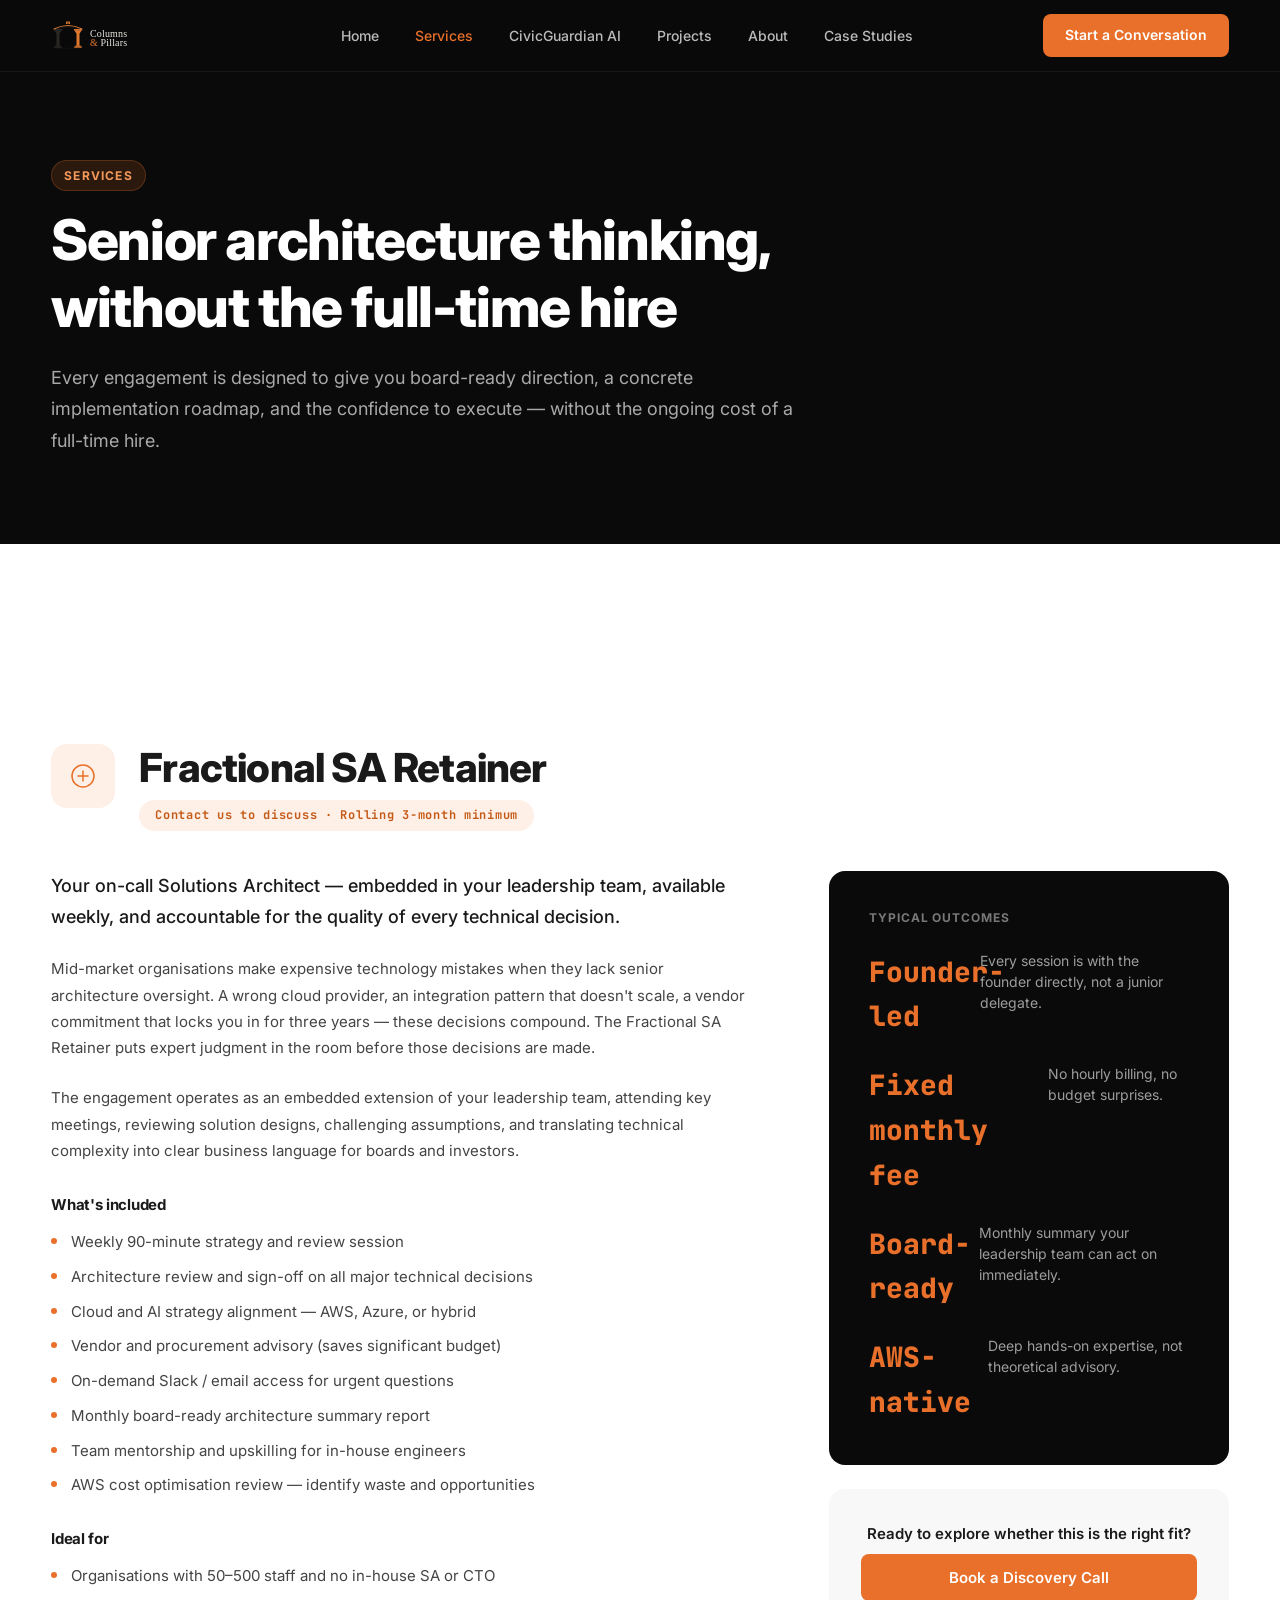
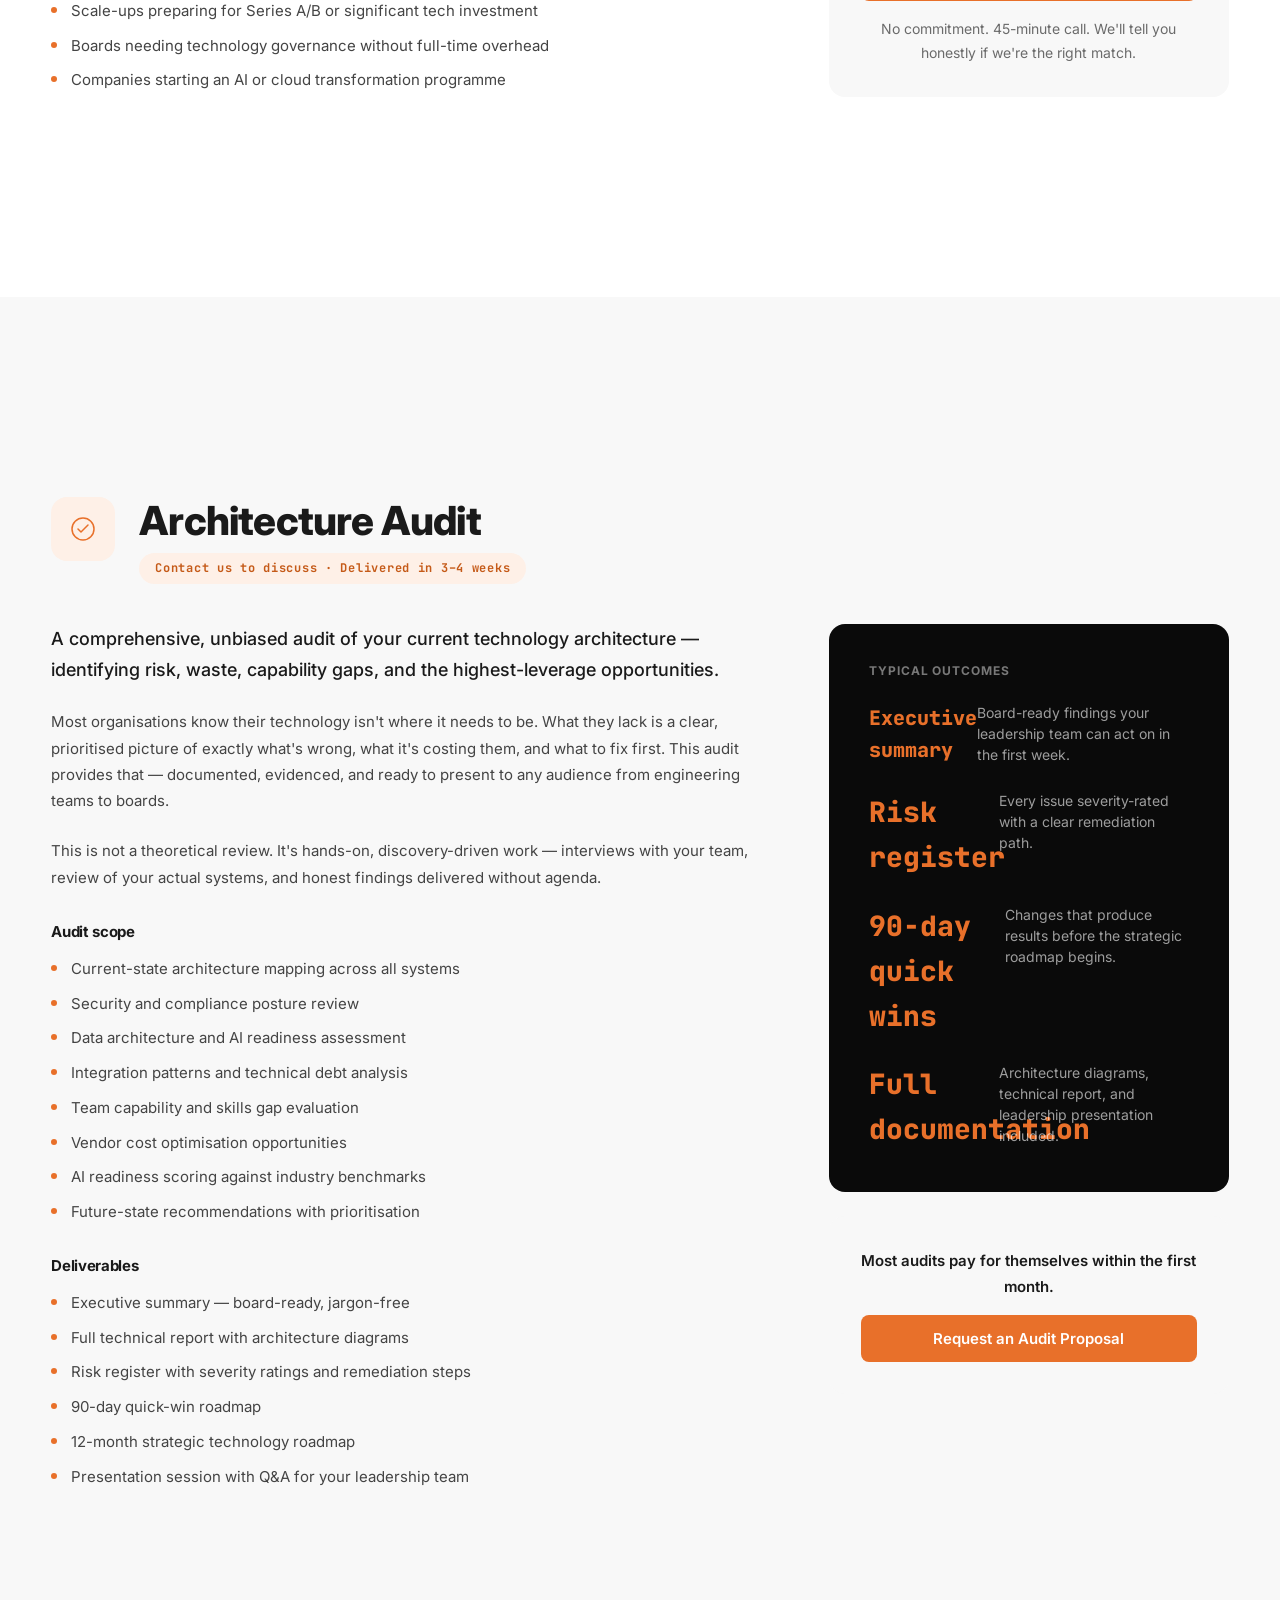
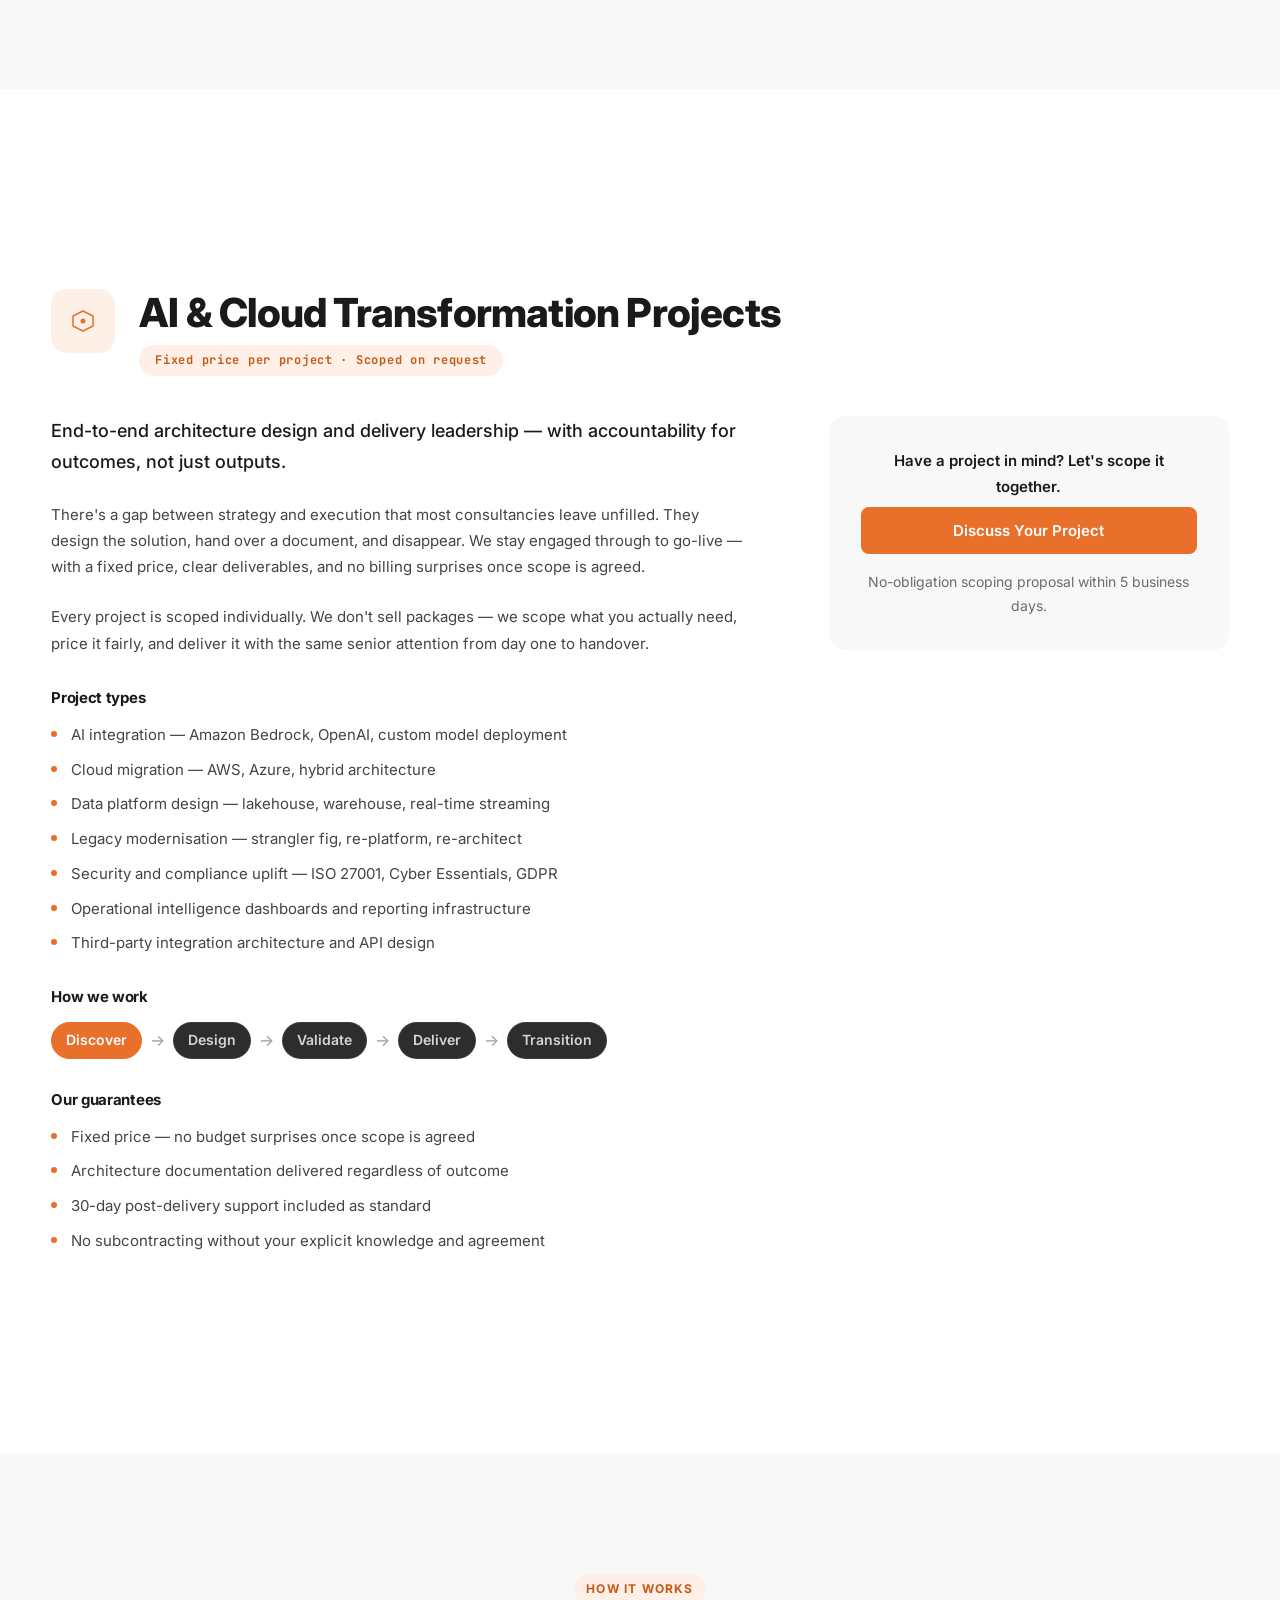
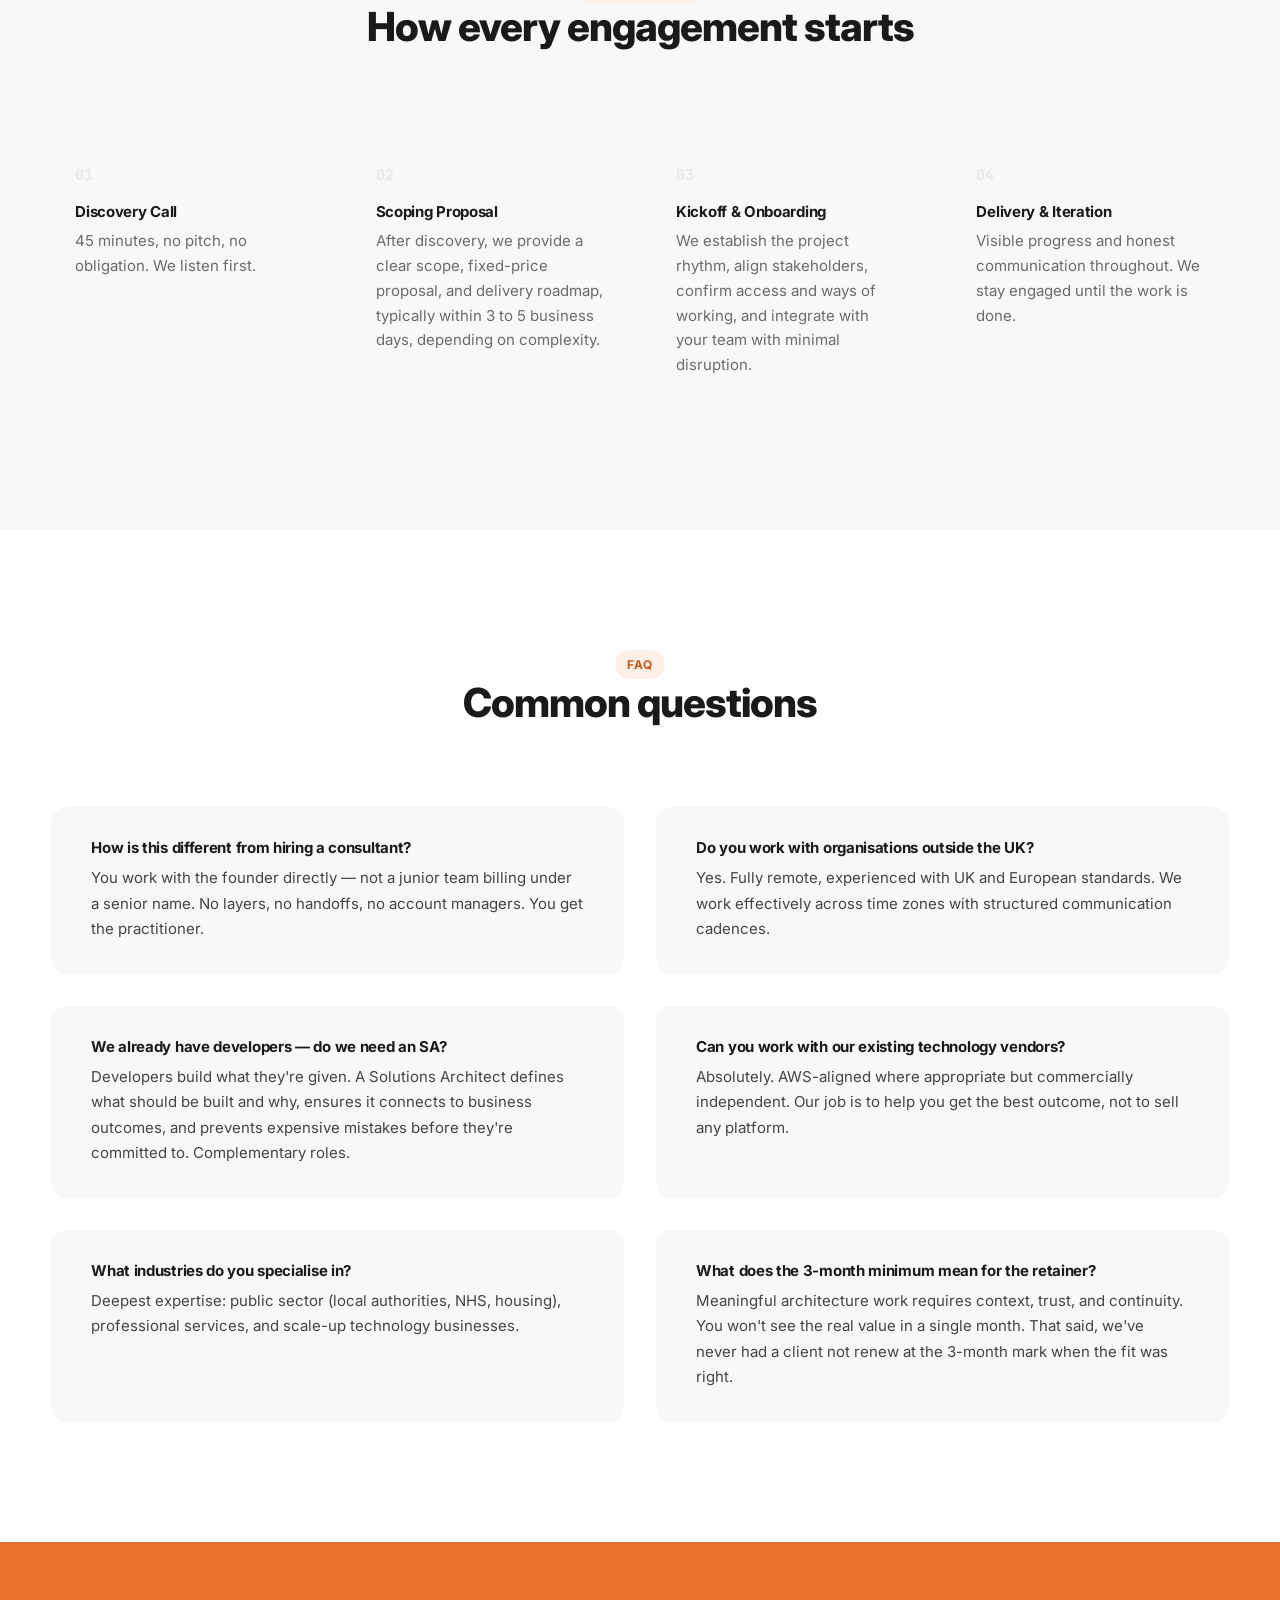
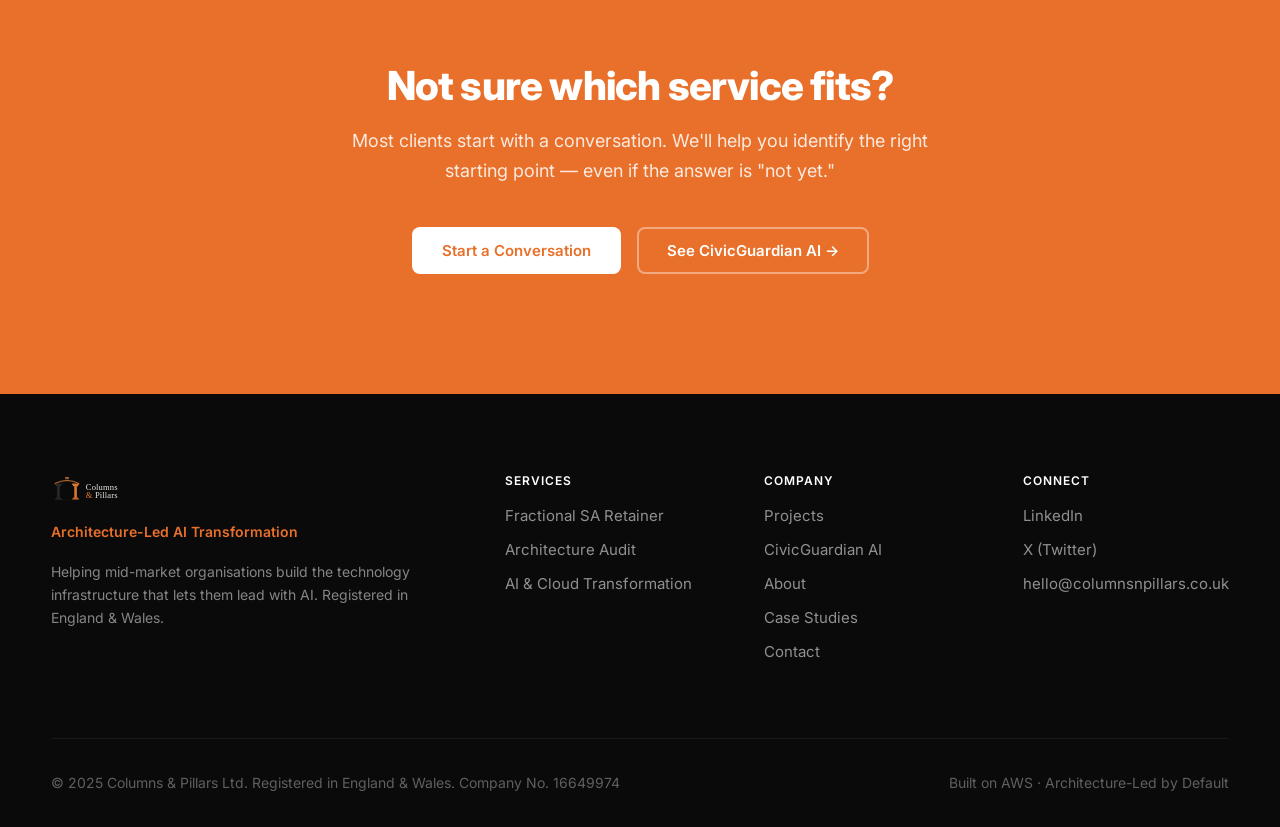
<file: services.html>
<!DOCTYPE html>
<html lang="en">
<head>
  <meta charset="UTF-8">
  <meta name="viewport" content="width=device-width, initial-scale=1.0">
  <title>Services — Columns &amp; Pillars Tech</title>
  <meta name="description" content="Fractional Solutions Architecture, Architecture Audits, and AI Transformation Projects. Expert technology leadership for mid-market organisations.">
  <meta property="og:title" content="Services — Columns &amp; Pillars Tech">
  <meta property="og:description" content="Fractional Solutions Architecture, Architecture Audits, and AI Transformation Projects. Expert technology leadership for mid-market organisations.">
  <meta property="og:type" content="website">
  <meta property="og:url" content="https://columnsnpillars.co.uk/services.html">
  <meta property="og:site_name" content="Columns &amp; Pillars Tech">
  <link rel="icon" type="image/svg+xml" href="data:image/svg+xml,<svg xmlns='http://www.w3.org/2000/svg' viewBox='0 0 32 32'><rect x='4' y='6' width='24' height='14' rx='3' fill='%23E07830'/><rect x='9' y='10' width='14' height='6' rx='1.5' fill='%232a2926'/><path d='M4 20 Q16 26 28 20' fill='none' stroke='%23E07830' stroke-width='2' stroke-linecap='round'/></svg>">
  <link rel="preconnect" href="https://fonts.googleapis.com">
  <link rel="preconnect" href="https://fonts.gstatic.com" crossorigin>
  <link href="https://fonts.googleapis.com/css2?family=Inter:wght@400;500;600;700;800;900&family=JetBrains+Mono:wght@400;600;700&display=swap" rel="stylesheet">
  <link rel="stylesheet" href="css/style.css">
</head>
<body>

  <a href="#main-content" class="skip-link">Skip to main content</a>

  <nav class="nav" aria-label="Main navigation">
    <div class="nav-inner container">
      <a href="index.html" class="nav-logo" aria-label="Columns &amp; Pillars — Home">
        <svg xmlns="http://www.w3.org/2000/svg" viewBox="0 0 320 70" width="160" height="35" aria-label="Columns &amp; Pillars logo"><rect x="6" y="22" width="16" height="3.5" rx="1" fill="#2a2926"/><rect x="8" y="25" width="12" height="3" rx="0.8" fill="#2a2926"/><rect x="9.5" y="27.5" width="9" height="2.5" rx="0.5" fill="#2a2926"/><rect x="11" y="29.5" width="6" height="26" rx="1" fill="#2a2926"/><rect x="8.5" y="55" width="11" height="2.5" rx="0.5" fill="#2a2926"/><rect x="6" y="57" width="16" height="2.5" rx="0.8" fill="#2a2926"/><rect x="46" y="22" width="16" height="3.5" rx="1" fill="#E07830"/><rect x="48" y="25" width="12" height="3" rx="0.8" fill="#E07830"/><rect x="49.5" y="27.5" width="9" height="2.5" rx="0.5" fill="#E07830"/><rect x="51" y="29.5" width="6" height="26" rx="1" fill="#E07830"/><rect x="48.5" y="55" width="11" height="2.5" rx="0.5" fill="#E07830"/><rect x="46" y="57" width="16" height="2.5" rx="0.8" fill="#E07830"/><path d="M6 22 Q34 8 62 22" fill="none" stroke="#E07830" stroke-width="2.2" stroke-linecap="round"/><path d="M11 22 Q34 12 57 22" fill="none" stroke="#2a2926" stroke-width="0.8" stroke-linecap="round"/><rect x="30" y="7" width="8" height="5" rx="1" fill="#E07830"/><rect x="32" y="9" width="4" height="2" rx="0.5" fill="#2a2926"/><rect x="6" y="59.5" width="56" height="1.5" rx="0.5" fill="#2a2926" opacity="0.3"/><text x="78" y="38" font-family="Georgia,'Times New Roman',serif" font-size="20" font-weight="400" letter-spacing="0.3" fill="#e8e5de">Columns</text><text x="78" y="56" font-family="Georgia,'Times New Roman',serif" font-size="20" font-weight="400" letter-spacing="0.3" fill="#e8e5de"><tspan fill="#E07830">&amp;</tspan> Pillars</text></svg>
      </a>
      <ul class="nav-links" role="list">
        <li><a href="index.html" class="nav-link">Home</a></li>
        <li><a href="services.html" class="nav-link active" aria-current="page">Services</a></li>
        <li><a href="civicguardian.html" class="nav-link">CivicGuardian AI</a></li>
        <li><a href="projects.html" class="nav-link">Projects</a></li>
        <li><a href="about.html" class="nav-link">About</a></li>
        <li><a href="case-studies.html" class="nav-link">Case Studies</a></li>
      </ul>
      <a href="contact.html" class="nav-cta">Start a Conversation</a>
      <button class="nav-mobile-toggle" aria-label="Toggle navigation" aria-expanded="false">
        <span></span><span></span><span></span>
      </button>
    </div>
  </nav>

  <main id="main-content">

    <!-- PAGE HERO -->
    <section class="page-hero" aria-labelledby="page-hero-heading">
      <div class="container">
        <div class="page-hero-inner" data-animate>
          <span class="eyebrow eyebrow-dark">Services</span>
          <h1 id="page-hero-heading">Senior architecture thinking, without the full-time hire</h1>
          <p class="page-hero-sub">Every engagement is designed to give you board-ready direction, a concrete implementation roadmap, and the confidence to execute — without the ongoing cost of a full-time hire.</p>
        </div>
      </div>
    </section>

    <!-- SERVICE 1: FRACTIONAL SA RETAINER -->
    <section class="section" id="fractional-sa" aria-labelledby="sa-heading">
      <div class="container">
        <div class="service-detail" data-animate>
          <div class="service-detail-header">
            <div class="service-detail-icon" aria-hidden="true">
              <svg width="28" height="28" viewBox="0 0 28 28" fill="none">
                <circle cx="14" cy="14" r="11" stroke="#E8702A" stroke-width="1.5"/>
                <path d="M14 9v10M9 14h10" stroke="#E8702A" stroke-width="1.5" stroke-linecap="round"/>
              </svg>
            </div>
            <div>
              <h2 id="sa-heading">Fractional SA Retainer</h2>
              <span class="service-enquiry-badge">Contact us to discuss · Rolling 3-month minimum</span>
            </div>
          </div>

          <div class="service-detail-body">
            <div>
              <p class="service-lead">Your on-call Solutions Architect — embedded in your leadership team, available weekly, and accountable for the quality of every technical decision.</p>
              <p style="font-size:var(--text-sm);color:var(--grey-700);line-height:1.75;margin:var(--sp-3) 0;">Mid-market organisations make expensive technology mistakes when they lack senior architecture oversight. A wrong cloud provider, an integration pattern that doesn't scale, a vendor commitment that locks you in for three years — these decisions compound. The Fractional SA Retainer puts expert judgment in the room before those decisions are made.</p>
              <p style="font-size:var(--text-sm);color:var(--grey-700);line-height:1.75;margin-bottom:var(--sp-4);">The engagement operates as an embedded extension of your leadership team, attending key meetings, reviewing solution designs, challenging assumptions, and translating technical complexity into clear business language for boards and investors.</p>

              <h3 style="font-size:var(--text-sm);font-weight:700;color:var(--dark-2);margin-bottom:var(--sp-2);">What's included</h3>
              <ul class="service-list" style="margin-bottom:var(--sp-4);">
                <li>Weekly 90-minute strategy and review session</li>
                <li>Architecture review and sign-off on all major technical decisions</li>
                <li>Cloud and AI strategy alignment — AWS, Azure, or hybrid</li>
                <li>Vendor and procurement advisory (saves significant budget)</li>
                <li>On-demand Slack / email access for urgent questions</li>
                <li>Monthly board-ready architecture summary report</li>
                <li>Team mentorship and upskilling for in-house engineers</li>
                <li>AWS cost optimisation review — identify waste and opportunities</li>
              </ul>

              <h3 style="font-size:var(--text-sm);font-weight:700;color:var(--dark-2);margin-bottom:var(--sp-2);">Ideal for</h3>
              <ul class="service-list">
                <li>Organisations with 50–500 staff and no in-house SA or CTO</li>
                <li>Scale-ups preparing for Series A/B or significant tech investment</li>
                <li>Boards needing technology governance without full-time overhead</li>
                <li>Companies starting an AI or cloud transformation programme</li>
              </ul>
            </div>

            <div>
              <div class="service-outcome-card" aria-label="Typical outcomes">
                <h3 style="font-size:var(--text-label);font-weight:700;color:rgba(255,255,255,0.45);text-transform:uppercase;letter-spacing:0.08em;margin-bottom:var(--sp-3);">Typical outcomes</h3>
                <div style="display:flex;flex-direction:column;gap:var(--sp-3);">
                  <div style="display:flex;gap:var(--sp-2);align-items:flex-start;">
                    <span class="outcome-num">Founder-led</span>
                    <span class="outcome-label">Every session is with the founder directly, not a junior delegate.</span>
                  </div>
                  <div style="display:flex;gap:var(--sp-2);align-items:flex-start;">
                    <span class="outcome-num">Fixed monthly fee</span>
                    <span class="outcome-label">No hourly billing, no budget surprises.</span>
                  </div>
                  <div style="display:flex;gap:var(--sp-2);align-items:flex-start;">
                    <span class="outcome-num">Board-ready</span>
                    <span class="outcome-label">Monthly summary your leadership team can act on immediately.</span>
                  </div>
                  <div style="display:flex;gap:var(--sp-2);align-items:flex-start;">
                    <span class="outcome-num">AWS-native</span>
                    <span class="outcome-label">Deep hands-on expertise, not theoretical advisory.</span>
                  </div>
                </div>
              </div>

              <div class="service-cta-box" style="margin-top:var(--sp-3);">
                <p style="font-size:var(--text-sm);font-weight:600;color:var(--dark-2);margin-bottom:var(--sp-1);">Ready to explore whether this is the right fit?</p>
                <a href="contact.html" class="btn btn-primary" style="width:100%;justify-content:center;margin-bottom:var(--sp-2);">Book a Discovery Call</a>
                <p style="font-size:var(--text-xs);color:var(--grey-600);">No commitment. 45-minute call. We'll tell you honestly if we're the right match.</p>
              </div>
            </div>
          </div>
        </div>
      </div>
    </section>

    <!-- SERVICE 2: ARCHITECTURE AUDIT -->
    <section class="section bg-off-white" id="architecture-audit" aria-labelledby="audit-heading">
      <div class="container">
        <div class="service-detail" style="border-bottom:none;" data-animate>
          <div class="service-detail-header">
            <div class="service-detail-icon" aria-hidden="true">
              <svg width="28" height="28" viewBox="0 0 28 28" fill="none">
                <circle cx="14" cy="14" r="11" stroke="#E8702A" stroke-width="1.5"/>
                <path d="M9 14l3 3 7-7" stroke="#E8702A" stroke-width="1.5" stroke-linecap="round" stroke-linejoin="round"/>
              </svg>
            </div>
            <div>
              <h2 id="audit-heading">Architecture Audit</h2>
              <span class="service-enquiry-badge">Contact us to discuss · Delivered in 3–4 weeks</span>
            </div>
          </div>

          <div class="service-detail-body">
            <div>
              <p class="service-lead">A comprehensive, unbiased audit of your current technology architecture — identifying risk, waste, capability gaps, and the highest-leverage opportunities.</p>
              <p style="font-size:var(--text-sm);color:var(--grey-700);line-height:1.75;margin:var(--sp-3) 0;">Most organisations know their technology isn't where it needs to be. What they lack is a clear, prioritised picture of exactly what's wrong, what it's costing them, and what to fix first. This audit provides that — documented, evidenced, and ready to present to any audience from engineering teams to boards.</p>
              <p style="font-size:var(--text-sm);color:var(--grey-700);line-height:1.75;margin-bottom:var(--sp-4);">This is not a theoretical review. It's hands-on, discovery-driven work — interviews with your team, review of your actual systems, and honest findings delivered without agenda.</p>

              <h3 style="font-size:var(--text-sm);font-weight:700;color:var(--dark-2);margin-bottom:var(--sp-2);">Audit scope</h3>
              <ul class="service-list" style="margin-bottom:var(--sp-4);">
                <li>Current-state architecture mapping across all systems</li>
                <li>Security and compliance posture review</li>
                <li>Data architecture and AI readiness assessment</li>
                <li>Integration patterns and technical debt analysis</li>
                <li>Team capability and skills gap evaluation</li>
                <li>Vendor cost optimisation opportunities</li>
                <li>AI readiness scoring against industry benchmarks</li>
                <li>Future-state recommendations with prioritisation</li>
              </ul>

              <h3 style="font-size:var(--text-sm);font-weight:700;color:var(--dark-2);margin-bottom:var(--sp-2);">Deliverables</h3>
              <ul class="service-list">
                <li>Executive summary — board-ready, jargon-free</li>
                <li>Full technical report with architecture diagrams</li>
                <li>Risk register with severity ratings and remediation steps</li>
                <li>90-day quick-win roadmap</li>
                <li>12-month strategic technology roadmap</li>
                <li>Presentation session with Q&amp;A for your leadership team</li>
              </ul>
            </div>

            <div>
              <div class="service-outcome-card" aria-label="Typical outcomes">
                <h3 style="font-size:var(--text-label);font-weight:700;color:rgba(255,255,255,0.45);text-transform:uppercase;letter-spacing:0.08em;margin-bottom:var(--sp-3);">Typical outcomes</h3>
                <div style="display:flex;flex-direction:column;gap:var(--sp-3);">
                  <div style="display:flex;gap:var(--sp-2);align-items:flex-start;">
                    <span class="outcome-num" style="font-size:1.25rem;">Executive summary</span>
                    <span class="outcome-label">Board-ready findings your leadership team can act on in the first week.</span>
                  </div>
                  <div style="display:flex;gap:var(--sp-2);align-items:flex-start;">
                    <span class="outcome-num">Risk register</span>
                    <span class="outcome-label">Every issue severity-rated with a clear remediation path.</span>
                  </div>
                  <div style="display:flex;gap:var(--sp-2);align-items:flex-start;">
                    <span class="outcome-num">90-day quick wins</span>
                    <span class="outcome-label">Changes that produce results before the strategic roadmap begins.</span>
                  </div>
                  <div style="display:flex;gap:var(--sp-2);align-items:flex-start;">
                    <span class="outcome-num">Full documentation</span>
                    <span class="outcome-label">Architecture diagrams, technical report, and leadership presentation included.</span>
                  </div>
                </div>
              </div>

              <div class="service-cta-box" style="margin-top:var(--sp-3);">
                <p style="font-size:var(--text-sm);font-weight:600;color:var(--dark-2);margin-bottom:var(--sp-2);">Most audits pay for themselves within the first month.</p>
                <a href="contact.html?interest=audit" class="btn btn-primary" style="width:100%;justify-content:center;">Request an Audit Proposal</a>
              </div>
            </div>
          </div>
        </div>
      </div>
    </section>

    <!-- SERVICE 3: AI & CLOUD TRANSFORMATION -->
    <section class="section" id="ai-transformation" aria-labelledby="ai-heading">
      <div class="container">
        <div class="service-detail" style="border-bottom:none;" data-animate>
          <div class="service-detail-header">
            <div class="service-detail-icon" aria-hidden="true">
              <svg width="28" height="28" viewBox="0 0 28 28" fill="none">
                <path d="M14 4L4 9v10l10 5 10-5V9L14 4z" stroke="#E8702A" stroke-width="1.5" stroke-linejoin="round"/>
                <circle cx="14" cy="14" r="2.5" fill="#E8702A"/>
              </svg>
            </div>
            <div>
              <h2 id="ai-heading">AI &amp; Cloud Transformation Projects</h2>
              <span class="service-enquiry-badge">Fixed price per project · Scoped on request</span>
            </div>
          </div>

          <div class="service-detail-body">
            <div>
              <p class="service-lead">End-to-end architecture design and delivery leadership — with accountability for outcomes, not just outputs.</p>
              <p style="font-size:var(--text-sm);color:var(--grey-700);line-height:1.75;margin:var(--sp-3) 0;">There's a gap between strategy and execution that most consultancies leave unfilled. They design the solution, hand over a document, and disappear. We stay engaged through to go-live — with a fixed price, clear deliverables, and no billing surprises once scope is agreed.</p>
              <p style="font-size:var(--text-sm);color:var(--grey-700);line-height:1.75;margin-bottom:var(--sp-4);">Every project is scoped individually. We don't sell packages — we scope what you actually need, price it fairly, and deliver it with the same senior attention from day one to handover.</p>

              <h3 style="font-size:var(--text-sm);font-weight:700;color:var(--dark-2);margin-bottom:var(--sp-2);">Project types</h3>
              <ul class="service-list" style="margin-bottom:var(--sp-4);">
                <li>AI integration — Amazon Bedrock, OpenAI, custom model deployment</li>
                <li>Cloud migration — AWS, Azure, hybrid architecture</li>
                <li>Data platform design — lakehouse, warehouse, real-time streaming</li>
                <li>Legacy modernisation — strangler fig, re-platform, re-architect</li>
                <li>Security and compliance uplift — ISO 27001, Cyber Essentials, GDPR</li>
                <li>Operational intelligence dashboards and reporting infrastructure</li>
                <li>Third-party integration architecture and API design</li>
              </ul>

              <h3 style="font-size:var(--text-sm);font-weight:700;color:var(--dark-2);margin-bottom:var(--sp-2);">How we work</h3>
              <div style="display:flex;gap:var(--sp-1);flex-wrap:wrap;margin-bottom:var(--sp-4);">
                <span class="tech-badge featured">Discover</span>
                <span style="color:var(--grey-400);align-self:center;">→</span>
                <span class="tech-badge">Design</span>
                <span style="color:var(--grey-400);align-self:center;">→</span>
                <span class="tech-badge">Validate</span>
                <span style="color:var(--grey-400);align-self:center;">→</span>
                <span class="tech-badge">Deliver</span>
                <span style="color:var(--grey-400);align-self:center;">→</span>
                <span class="tech-badge">Transition</span>
              </div>

              <h3 style="font-size:var(--text-sm);font-weight:700;color:var(--dark-2);margin-bottom:var(--sp-2);">Our guarantees</h3>
              <ul class="service-list">
                <li>Fixed price — no budget surprises once scope is agreed</li>
                <li>Architecture documentation delivered regardless of outcome</li>
                <li>30-day post-delivery support included as standard</li>
                <li>No subcontracting without your explicit knowledge and agreement</li>
              </ul>
            </div>

            <div>
              <div class="service-cta-box">
                <p style="font-size:var(--text-sm);font-weight:600;color:var(--dark-2);margin-bottom:var(--sp-1);">Have a project in mind? Let's scope it together.</p>
                <a href="contact.html?interest=project" class="btn btn-primary" style="width:100%;justify-content:center;margin-bottom:var(--sp-2);">Discuss Your Project</a>
                <p style="font-size:var(--text-xs);color:var(--grey-600);">No-obligation scoping proposal within 5 business days.</p>
              </div>
            </div>
          </div>
        </div>
      </div>
    </section>

    <!-- HOW WE ENGAGE -->
    <section class="section bg-off-white" aria-labelledby="process-heading">
      <div class="container">
        <div class="section-header" data-animate>
          <span class="eyebrow">How It Works</span>
          <h2 id="process-heading">How every engagement starts</h2>
        </div>
        <div class="process-grid">
          <div class="process-step" data-animate data-animate-delay="1">
            <p class="process-num" aria-hidden="true">01</p>
            <h3>Discovery Call</h3>
            <p>45 minutes, no pitch, no obligation. We listen first.</p>
          </div>
          <div class="process-step" data-animate data-animate-delay="2">
            <p class="process-num" aria-hidden="true">02</p>
            <h3>Scoping Proposal</h3>
            <p>After discovery, we provide a clear scope, fixed-price proposal, and delivery roadmap, typically within 3 to 5 business days, depending on complexity.</p>
          </div>
          <div class="process-step" data-animate data-animate-delay="3">
            <p class="process-num" aria-hidden="true">03</p>
            <h3>Kickoff &amp; Onboarding</h3>
            <p>We establish the project rhythm, align stakeholders, confirm access and ways of working, and integrate with your team with minimal disruption.</p>
          </div>
          <div class="process-step" data-animate data-animate-delay="3">
            <p class="process-num" aria-hidden="true">04</p>
            <h3>Delivery &amp; Iteration</h3>
            <p>Visible progress and honest communication throughout. We stay engaged until the work is done.</p>
          </div>
        </div>
      </div>
    </section>

    <!-- FAQ -->
    <section class="section" aria-labelledby="faq-heading">
      <div class="container">
        <div class="section-header" data-animate>
          <span class="eyebrow">FAQ</span>
          <h2 id="faq-heading">Common questions</h2>
        </div>
        <div class="faq-grid">
          <div class="faq-item" data-animate data-animate-delay="1">
            <h3>How is this different from hiring a consultant?</h3>
            <p>You work with the founder directly — not a junior team billing under a senior name. No layers, no handoffs, no account managers. You get the practitioner.</p>
          </div>
          <div class="faq-item" data-animate data-animate-delay="2">
            <h3>Do you work with organisations outside the UK?</h3>
            <p>Yes. Fully remote, experienced with UK and European standards. We work effectively across time zones with structured communication cadences.</p>
          </div>
          <div class="faq-item" data-animate data-animate-delay="1">
            <h3>We already have developers — do we need an SA?</h3>
            <p>Developers build what they're given. A Solutions Architect defines what should be built and why, ensures it connects to business outcomes, and prevents expensive mistakes before they're committed to. Complementary roles.</p>
          </div>
          <div class="faq-item" data-animate data-animate-delay="2">
            <h3>Can you work with our existing technology vendors?</h3>
            <p>Absolutely. AWS-aligned where appropriate but commercially independent. Our job is to help you get the best outcome, not to sell any platform.</p>
          </div>
          <div class="faq-item" data-animate data-animate-delay="1">
            <h3>What industries do you specialise in?</h3>
            <p>Deepest expertise: public sector (local authorities, NHS, housing), professional services, and scale-up technology businesses.</p>
          </div>
          <div class="faq-item" data-animate data-animate-delay="2">
            <h3>What does the 3-month minimum mean for the retainer?</h3>
            <p>Meaningful architecture work requires context, trust, and continuity. You won't see the real value in a single month. That said, we've never had a client not renew at the 3-month mark when the fit was right.</p>
          </div>
        </div>
      </div>
    </section>

    <!-- BOTTOM CTA -->
    <section class="section-cta" aria-labelledby="services-cta-heading">
      <div class="container">
        <div class="cta-inner" data-animate>
          <h2 id="services-cta-heading">Not sure which service fits?</h2>
          <p>Most clients start with a conversation. We'll help you identify the right starting point — even if the answer is "not yet."</p>
          <div class="cta-buttons">
            <a href="contact.html" class="btn btn-white">Start a Conversation</a>
            <a href="civicguardian.html" class="btn btn-ghost-white">See CivicGuardian AI →</a>
          </div>
        </div>
      </div>
    </section>

  </main>

  <!-- FOOTER -->
  <footer class="footer" aria-label="Site footer">
    <div class="container">
      <div class="footer-grid">
        <div>
          <a href="index.html" class="nav-logo" style="margin-bottom:var(--sp-2);display:inline-flex;" aria-label="Columns &amp; Pillars — Home">
            <svg xmlns="http://www.w3.org/2000/svg" viewBox="0 0 320 70" width="140" height="30" aria-label="Columns &amp; Pillars logo"><rect x="6" y="22" width="16" height="3.5" rx="1" fill="#2a2926"/><rect x="8" y="25" width="12" height="3" rx="0.8" fill="#2a2926"/><rect x="9.5" y="27.5" width="9" height="2.5" rx="0.5" fill="#2a2926"/><rect x="11" y="29.5" width="6" height="26" rx="1" fill="#2a2926"/><rect x="8.5" y="55" width="11" height="2.5" rx="0.5" fill="#2a2926"/><rect x="6" y="57" width="16" height="2.5" rx="0.8" fill="#2a2926"/><rect x="46" y="22" width="16" height="3.5" rx="1" fill="#E07830"/><rect x="48" y="25" width="12" height="3" rx="0.8" fill="#E07830"/><rect x="49.5" y="27.5" width="9" height="2.5" rx="0.5" fill="#E07830"/><rect x="51" y="29.5" width="6" height="26" rx="1" fill="#E07830"/><rect x="48.5" y="55" width="11" height="2.5" rx="0.5" fill="#E07830"/><rect x="46" y="57" width="16" height="2.5" rx="0.8" fill="#E07830"/><path d="M6 22 Q34 8 62 22" fill="none" stroke="#E07830" stroke-width="2.2" stroke-linecap="round"/><path d="M11 22 Q34 12 57 22" fill="none" stroke="#2a2926" stroke-width="0.8" stroke-linecap="round"/><rect x="30" y="7" width="8" height="5" rx="1" fill="#E07830"/><rect x="32" y="9" width="4" height="2" rx="0.5" fill="#2a2926"/><rect x="6" y="59.5" width="56" height="1.5" rx="0.5" fill="#2a2926" opacity="0.3"/><text x="78" y="38" font-family="Georgia,'Times New Roman',serif" font-size="20" font-weight="400" letter-spacing="0.3" fill="#e8e5de">Columns</text><text x="78" y="56" font-family="Georgia,'Times New Roman',serif" font-size="20" font-weight="400" letter-spacing="0.3" fill="#e8e5de"><tspan fill="#E07830">&amp;</tspan> Pillars</text></svg>
          </a>
          <p class="footer-tagline">Architecture-Led AI Transformation</p>
          <p class="footer-desc" style="margin-top:var(--sp-1);">Helping mid-market organisations build the technology infrastructure that lets them lead with AI. Registered in England &amp; Wales.</p>
        </div>
        <div class="footer-links">
          <h4>Services</h4>
          <a href="services.html#fractional-sa">Fractional SA Retainer</a>
          <a href="services.html#architecture-audit">Architecture Audit</a>
          <a href="services.html#ai-transformation">AI &amp; Cloud Transformation</a>
        </div>
        <div class="footer-links">
          <h4>Company</h4>
          <a href="projects.html">Projects</a>
          <a href="civicguardian.html">CivicGuardian AI</a>
          <a href="about.html">About</a>
          <a href="case-studies.html">Case Studies</a>
          <a href="contact.html">Contact</a>
        </div>
        <div class="footer-links">
          <h4>Connect</h4>
          <a href="https://linkedin.com/in/mohammedbakare" target="_blank" rel="noopener noreferrer">LinkedIn</a>
          <a href="https://x.com/hakmed4real" target="_blank" rel="noopener noreferrer">X (Twitter)</a>
          <a href="mailto:hello@columnsnpillars.co.uk">hello@columnsnpillars.co.uk</a>
        </div>
      </div>
      <div class="footer-bottom">
        <p>© 2025 Columns &amp; Pillars Ltd. Registered in England &amp; Wales. Company No. 16649974</p>
        <p>Built on AWS · Architecture-Led by Default</p>
      </div>
    </div>
  </footer>

  <script src="js/main.js"></script>
</body>
</html>
</file>
<file: css/style.css>
/* Columns & Pillars Tech | columnsnpillars.co.uk | McKinsey+Palantir+IBM */

/* ============================================================
   CSS RESET
   ============================================================ */
*, *::before, *::after { box-sizing: border-box; }
* { margin: 0; padding: 0; }
html { scroll-behavior: smooth; }
img, picture, video, canvas, svg { display: block; max-width: 100%; }
ul, ol { list-style: none; }
button { border: none; background: none; cursor: pointer; font: inherit; }
a { color: inherit; text-decoration: none; }
input, textarea, select { font: inherit; }

/* ============================================================
   :ROOT — ALL CUSTOM PROPERTIES
   ============================================================ */
:root {
  /* Brand */
  --orange: #E8702A;
  --orange-dark: #C55A18;
  --orange-light: #FEF0E7;
  --orange-mid: #F4985A;

  /* Dark scale — Palantir grade */
  --black: #0A0A0A;
  --dark-1: #111111;
  --dark-2: #1A1A1A;
  --dark-3: #222222;
  --dark-4: #2D2D2D;

  /* Grey scale */
  --grey-700: #444444;
  --grey-600: #6B6B6B;
  --grey-400: #9A9A9A;
  --grey-200: #E2E2E2;
  --grey-100: #F0F0F0;
  --grey-50: #F8F8F8;
  --white: #FFFFFF;

  /* Status (CivicGuardian alerts) */
  --risk-high: #DC3545;
  --risk-med: #E8702A;
  --risk-low: #22C55E;

  /* Typography */
  --font-sans: 'Inter', -apple-system, BlinkMacSystemFont, 'Segoe UI', sans-serif;
  --font-mono: 'JetBrains Mono', 'Fira Code', Menlo, Consolas, monospace;
  --text-display-xl: clamp(3rem, 6vw, 5rem);
  --text-display-lg: clamp(2.25rem, 4.5vw, 3.5rem);
  --text-display-md: clamp(1.75rem, 3.5vw, 2.5rem);
  --text-heading: clamp(1.375rem, 2.5vw, 1.75rem);
  --text-body-lg: 1.125rem;
  --text-body: 1rem;
  --text-sm: 0.9375rem;
  --text-xs: 0.875rem;
  --text-label: 0.75rem;

  /* Spacing (8px base unit) */
  --sp-1: 8px;
  --sp-2: 16px;
  --sp-3: 24px;
  --sp-4: 32px;
  --sp-5: 40px;
  --sp-6: 48px;
  --sp-8: 64px;
  --sp-10: 80px;
  --sp-12: 96px;
  --sp-15: 120px;

  /* Layout */
  --container-max: 1280px;
  --container-pad: clamp(24px, 5vw, 80px);
  --nav-height: 72px;

  /* Radius */
  --radius: 8px;
  --radius-md: 12px;
  --radius-lg: 16px;
  --radius-xl: 24px;
  --radius-full: 9999px;

  /* Shadows */
  --shadow-sm: 0 1px 3px rgba(0,0,0,0.08);
  --shadow: 0 4px 16px rgba(0,0,0,0.10);
  --shadow-md: 0 8px 28px rgba(0,0,0,0.12);
  --shadow-lg: 0 16px 48px rgba(0,0,0,0.16);
  --shadow-orange: 0 8px 28px rgba(232,112,42,0.35);

  /* Transitions */
  --transition: 0.22s cubic-bezier(0.4, 0, 0.2, 1);
}

/* ============================================================
   BASE STYLES
   ============================================================ */
html {
  font-size: 16px;
  -webkit-font-smoothing: antialiased;
  -moz-osx-font-smoothing: grayscale;
}

body {
  font-family: var(--font-sans);
  font-size: var(--text-body);
  color: var(--dark-2);
  background: var(--white);
  line-height: 1.6;
}

h1, h2, h3, h4, h5, h6 {
  font-family: var(--font-sans);
  font-weight: 700;
  line-height: 1.2;
  letter-spacing: -0.02em;
  color: var(--dark-2);
}

p { line-height: 1.7; }

a { transition: color var(--transition); }

strong { font-weight: 700; }

/* ============================================================
   ACCESSIBILITY
   ============================================================ */
.skip-link {
  position: absolute;
  top: -100%;
  left: var(--sp-2);
  padding: var(--sp-1) var(--sp-2);
  background: var(--orange);
  color: var(--white);
  font-size: var(--text-sm);
  font-weight: 600;
  border-radius: var(--radius);
  z-index: 9999;
  transition: top var(--transition);
}
.skip-link:focus { top: var(--sp-1); }

.sr-only {
  position: absolute;
  width: 1px;
  height: 1px;
  padding: 0;
  margin: -1px;
  overflow: hidden;
  clip: rect(0,0,0,0);
  white-space: nowrap;
  border: 0;
}

*:focus-visible {
  outline: 2px solid var(--orange);
  outline-offset: 3px;
}

/* ============================================================
   LAYOUT
   ============================================================ */
.container {
  max-width: var(--container-max);
  margin: 0 auto;
  padding: 0 var(--container-pad);
}

.container-narrow {
  max-width: 800px;
  margin: 0 auto;
  padding: 0 var(--container-pad);
}

.section { padding: var(--sp-15) 0; }
.section-sm { padding: var(--sp-8) 0; }

.bg-off-white { background: var(--grey-50); }
.bg-dark { background: var(--black); color: var(--white); }

.grid-2 { display: grid; grid-template-columns: 1fr 1fr; gap: var(--sp-5); }
.grid-3 { display: grid; grid-template-columns: repeat(3, 1fr); gap: var(--sp-4); }
.grid-4 { display: grid; grid-template-columns: repeat(4, 1fr); gap: var(--sp-3); }

/* ============================================================
   EYEBROW CHIP
   ============================================================ */
.eyebrow {
  display: inline-flex;
  align-items: center;
  font-size: var(--text-label);
  font-weight: 700;
  text-transform: uppercase;
  letter-spacing: 0.1em;
  color: var(--orange-dark);
  background: var(--orange-light);
  border-radius: var(--radius-full);
  padding: 5px 12px;
}

.eyebrow-dark {
  color: var(--orange-mid);
  background: rgba(232,112,42,0.15);
  border: 1px solid rgba(232,112,42,0.25);
}

/* ============================================================
   NAVIGATION
   ============================================================ */
.nav {
  position: fixed;
  top: 0;
  left: 0;
  right: 0;
  height: var(--nav-height);
  z-index: 1000;
  background: rgba(10,10,10,0.96);
  backdrop-filter: blur(16px) saturate(180%);
  -webkit-backdrop-filter: blur(16px) saturate(180%);
  border-bottom: 1px solid rgba(255,255,255,0.06);
  transition: box-shadow var(--transition);
}

.nav.scrolled { box-shadow: var(--shadow-lg); }

.nav-inner {
  display: flex;
  align-items: center;
  justify-content: space-between;
  height: 100%;
}

.nav-logo {
  display: flex;
  align-items: center;
  gap: 10px;
  flex-shrink: 0;
}

.nav-logo span {
  font-size: 14px;
  font-weight: 700;
  color: var(--white);
  letter-spacing: -0.01em;
}

.nav-links {
  display: flex;
  align-items: center;
  gap: 4px;
}

.nav-link {
  font-size: 14px;
  font-weight: 500;
  color: rgba(255,255,255,0.72);
  padding: 8px 16px;
  border-radius: var(--radius);
  transition: color var(--transition), background var(--transition);
}

.nav-link:hover {
  color: var(--white);
  background: rgba(255,255,255,0.06);
}

.nav-link.active { color: var(--orange); }

.nav-cta {
  font-size: 14px;
  font-weight: 600;
  padding: 10px 22px;
  background: var(--orange);
  color: var(--white);
  border-radius: var(--radius);
  transition: background var(--transition), transform var(--transition);
  flex-shrink: 0;
}

.nav-cta:hover {
  background: var(--orange-dark);
  transform: translateY(-1px);
}

.nav-mobile-toggle {
  display: none;
  flex-direction: column;
  gap: 5px;
  padding: 8px;
  cursor: pointer;
}

.nav-mobile-toggle span {
  display: block;
  width: 22px;
  height: 2px;
  background: var(--white);
  border-radius: 2px;
  transition: all var(--transition);
}

.nav.mobile-open .nav-links {
  position: fixed;
  top: var(--nav-height);
  left: 0;
  right: 0;
  flex-direction: column;
  align-items: stretch;
  background: var(--black);
  padding: var(--sp-2);
  border-bottom: 1px solid rgba(255,255,255,0.06);
  gap: 2px;
}

.nav.mobile-open .nav-cta {
  display: block;
  width: 100%;
  text-align: center;
  margin-top: var(--sp-1);
  padding: 12px 22px;
}

/* ============================================================
   BUTTONS
   ============================================================ */
.btn {
  display: inline-flex;
  align-items: center;
  gap: 8px;
  padding: 14px 28px;
  font-size: var(--text-sm);
  font-weight: 600;
  font-family: var(--font-sans);
  border-radius: var(--radius);
  border: 2px solid transparent;
  transition: all var(--transition);
  white-space: nowrap;
  cursor: pointer;
  line-height: 1;
}

.btn-primary {
  background: var(--orange);
  color: var(--white);
}
.btn-primary:hover {
  background: var(--orange-dark);
  transform: translateY(-2px);
  box-shadow: var(--shadow-orange);
}

.btn-secondary {
  background: transparent;
  color: var(--white);
  border-color: rgba(255,255,255,0.25);
}
.btn-secondary:hover {
  background: rgba(255,255,255,0.08);
  border-color: rgba(255,255,255,0.5);
}

.btn-dark {
  background: var(--dark-4);
  color: var(--white);
}
.btn-dark:hover { background: var(--dark-3); }

.btn-outline-orange {
  background: transparent;
  color: var(--orange);
  border-color: var(--orange);
}
.btn-outline-orange:hover { background: var(--orange-light); }

.btn-white {
  background: var(--white);
  color: var(--orange);
}
.btn-white:hover { background: rgba(255,255,255,0.92); }

.btn-ghost-white {
  background: transparent;
  color: var(--white);
  border: 2px solid rgba(255,255,255,0.4);
}
.btn-ghost-white:hover {
  background: rgba(255,255,255,0.1);
  border-color: var(--white);
}

.btn-lg { padding: 16px 36px; font-size: var(--text-body); }
.btn-sm { padding: 9px 18px; font-size: var(--text-xs); }

/* ============================================================
   SECTION HEADER
   ============================================================ */
.section-header {
  text-align: center;
  max-width: 680px;
  margin: 0 auto var(--sp-10);
}

.section-header h2 {
  font-size: var(--text-display-md);
  font-weight: 800;
  color: var(--dark-2);
  letter-spacing: -0.025em;
}

.section-header p {
  font-size: var(--text-body-lg);
  color: var(--grey-600);
  line-height: 1.7;
  margin-top: var(--sp-2);
}

/* ============================================================
   PAGE HERO (inner pages)
   ============================================================ */
.page-hero {
  background: var(--black);
  padding: calc(var(--nav-height) + 88px) 0 88px;
}

.page-hero-inner { max-width: 760px; }

.page-hero h1 {
  font-size: var(--text-display-lg);
  font-weight: 800;
  color: var(--white);
  letter-spacing: -0.025em;
  margin: 16px 0 20px;
}

.page-hero-sub {
  font-size: var(--text-body-lg);
  color: rgba(255,255,255,0.65);
  line-height: 1.75;
}

/* ============================================================
   HOME HERO
   ============================================================ */
.hero {
  background: var(--black);
  padding-top: calc(var(--nav-height) + 80px);
  padding-bottom: 120px;
}

.hero-inner {
  display: grid;
  grid-template-columns: 1fr 400px;
  gap: var(--sp-10);
  align-items: center;
}

.hero-content {
  display: flex;
  flex-direction: column;
  gap: var(--sp-4);
}

.hero-content h1 {
  font-size: var(--text-display-xl);
  font-weight: 900;
  color: var(--white);
  letter-spacing: -0.04em;
  line-height: 1.08;
}

.hero-sub {
  font-size: var(--text-body-lg);
  color: rgba(255,255,255,0.7);
  max-width: 580px;
  line-height: 1.75;
}

.hero-buttons {
  display: flex;
  gap: var(--sp-2);
  flex-wrap: wrap;
  margin-top: var(--sp-2);
}

/* Services Visual Panel */
.hero-services-panel {
  background: rgba(255,255,255,0.04);
  border: 1px solid rgba(255,255,255,0.08);
  border-radius: var(--radius-xl);
  padding: var(--sp-4);
}

.hero-panel-label {
  font-family: var(--font-mono);
  font-size: var(--text-label);
  color: rgba(255,255,255,0.4);
  text-transform: uppercase;
  letter-spacing: 0.1em;
  margin-bottom: var(--sp-3);
}

.hero-service-row {
  display: flex;
  align-items: flex-start;
  gap: var(--sp-2);
  padding: var(--sp-2) 0;
  border-bottom: 1px solid rgba(255,255,255,0.06);
}

.hero-service-row:last-child { border-bottom: none; }

.hero-service-icon {
  width: 36px;
  height: 36px;
  background: rgba(232,112,42,0.15);
  border-radius: var(--radius);
  display: flex;
  align-items: center;
  justify-content: center;
  flex-shrink: 0;
}

.hero-service-name {
  font-size: var(--text-sm);
  font-weight: 600;
  color: var(--white);
  margin-bottom: 3px;
}

.hero-service-desc {
  font-size: 12px;
  color: rgba(255,255,255,0.45);
  line-height: 1.4;
}

/* ============================================================
   TRUST BAR
   ============================================================ */
.trust-bar {
  background: rgba(255,255,255,0.03);
  border-top: 1px solid rgba(255,255,255,0.06);
  border-bottom: 1px solid rgba(255,255,255,0.06);
}

.trust-bar-inner {
  display: flex;
  justify-content: center;
  flex-wrap: wrap;
  gap: 0;
}

.trust-item {
  display: flex;
  align-items: center;
  gap: var(--sp-1);
  padding: var(--sp-3) var(--sp-5);
  font-size: var(--text-label);
  font-weight: 600;
  color: rgba(255,255,255,0.55);
  text-transform: uppercase;
  letter-spacing: 0.06em;
}

.trust-divider {
  width: 1px;
  background: rgba(255,255,255,0.08);
  height: 20px;
  align-self: center;
}

/* ============================================================
   SERVICE CARDS (home strip)
   ============================================================ */
.service-card {
  background: var(--dark-2);
  border: 1px solid rgba(255,255,255,0.06);
  border-radius: var(--radius-lg);
  padding: var(--sp-4);
  transition: border-color var(--transition), box-shadow var(--transition);
  display: flex;
  flex-direction: column;
}

.service-card:hover {
  border-color: rgba(232,112,42,0.4);
  box-shadow: var(--shadow-orange);
}

.service-card-icon {
  width: 52px;
  height: 52px;
  background: var(--orange-light);
  border-radius: var(--radius-md);
  display: flex;
  align-items: center;
  justify-content: center;
  margin-bottom: var(--sp-2);
}

.service-card h3 {
  font-size: var(--text-heading);
  font-weight: 700;
  color: var(--white);
  margin-bottom: var(--sp-1);
}

.service-card-enquiry {
  font-family: var(--font-mono);
  font-size: var(--text-label);
  color: var(--orange);
  font-weight: 600;
  text-transform: uppercase;
  letter-spacing: 0.06em;
}

.service-feature-list {
  display: flex;
  flex-direction: column;
  gap: 8px;
  margin: var(--sp-2) 0;
}

.service-feature-list li {
  font-size: var(--text-xs);
  color: rgba(255,255,255,0.55);
  padding-left: 16px;
  position: relative;
  line-height: 1.5;
}

.service-feature-list li::before {
  content: '';
  position: absolute;
  left: 0;
  top: 6px;
  width: 5px;
  height: 5px;
  border-radius: 50%;
  background: var(--orange);
}

.service-card-link {
  margin-top: auto;
  font-size: var(--text-xs);
  font-weight: 600;
  color: var(--orange);
  padding-top: var(--sp-2);
}

/* ============================================================
   WHY SECTION
   ============================================================ */
.why-grid {
  display: grid;
  grid-template-columns: 1.4fr 1fr;
  gap: var(--sp-10);
  align-items: start;
}

.why-reason {
  display: flex;
  gap: var(--sp-2);
  margin-bottom: var(--sp-3);
}

.why-check {
  width: 28px;
  height: 28px;
  background: var(--orange);
  border-radius: 50%;
  display: flex;
  align-items: center;
  justify-content: center;
  flex-shrink: 0;
  margin-top: 2px;
}

.compare-table {
  width: 100%;
  border-collapse: collapse;
}

.compare-table th {
  font-size: var(--text-label);
  text-transform: uppercase;
  letter-spacing: 0.06em;
  padding: var(--sp-1) var(--sp-2);
  font-weight: 700;
}

.compare-table th.highlight {
  color: var(--orange);
  background: var(--orange-light);
}

.compare-table td {
  font-size: var(--text-xs);
  padding: var(--sp-1) var(--sp-2);
  border-bottom: 1px solid var(--grey-100);
  text-align: center;
}

.compare-table td:first-child {
  text-align: left;
  color: var(--grey-600);
}

.compare-table td.highlight {
  background: rgba(232,112,42,0.04);
  color: var(--orange);
  font-weight: 600;
}

/* ============================================================
   CIVICGUARDIAN TEASER (home — dark section)
   ============================================================ */
.civic-teaser {
  background: var(--black);
  padding: var(--sp-15) 0;
}

.civic-teaser-inner {
  display: grid;
  grid-template-columns: 1fr 420px;
  gap: var(--sp-10);
  align-items: center;
}

.civic-mock-ui {
  background: rgba(255,255,255,0.04);
  border: 1px solid rgba(255,255,255,0.1);
  border-radius: var(--radius-lg);
  padding: var(--sp-3);
  font-family: var(--font-mono);
}

.mock-ui-header {
  display: flex;
  gap: 6px;
  align-items: center;
  padding-bottom: var(--sp-2);
  border-bottom: 1px solid rgba(255,255,255,0.08);
  margin-bottom: var(--sp-2);
}

.mock-dot {
  width: 10px;
  height: 10px;
  border-radius: 50%;
}

.alert-item {
  padding: var(--sp-2);
  border-radius: var(--radius);
  margin-bottom: var(--sp-1);
  font-size: 0.8125rem;
  line-height: 1.5;
  font-family: var(--font-mono);
}

.alert-high {
  background: rgba(220,53,69,0.12);
  border-left: 3px solid var(--risk-high);
  color: rgba(255,255,255,0.9);
}

.alert-med {
  background: rgba(232,112,42,0.12);
  border-left: 3px solid var(--risk-med);
  color: rgba(255,255,255,0.9);
}

.alert-low {
  background: rgba(34,197,94,0.10);
  border-left: 3px solid var(--risk-low);
  color: rgba(255,255,255,0.75);
}

.alert-label {
  font-size: 0.6875rem;
  font-weight: 700;
  text-transform: uppercase;
  letter-spacing: 0.08em;
  opacity: 0.6;
  margin-bottom: 4px;
}

/* ============================================================
   PROCESS STEPS
   ============================================================ */
.process-grid {
  display: grid;
  grid-template-columns: repeat(4, 1fr);
  gap: var(--sp-3);
}

.process-step { padding: var(--sp-4) var(--sp-3); }

.process-num {
  font-size: 5rem;
  font-weight: 900;
  color: var(--orange);
  opacity: 0.1;
  font-family: var(--font-mono);
  line-height: 1;
  margin-bottom: var(--sp-2);
}

.process-step h3 {
  font-size: var(--text-sm);
  font-weight: 700;
  color: var(--dark-2);
  margin-bottom: var(--sp-1);
}

.process-step p {
  font-size: var(--text-sm);
  color: var(--grey-600);
  line-height: 1.65;
}

/* ============================================================
   STATS STRIP
   ============================================================ */
.stats-strip {
  background: var(--black);
  padding: var(--sp-10) 0;
}

.stats-grid {
  display: grid;
  grid-template-columns: repeat(4, 1fr);
}

.stat-item {
  text-align: center;
  padding: var(--sp-5) var(--sp-4);
  border-right: 1px solid rgba(255,255,255,0.06);
}

.stat-item:last-child { border-right: none; }

.stat-number {
  font-size: var(--text-display-lg);
  font-weight: 900;
  color: var(--orange);
  font-family: var(--font-mono);
  line-height: 1;
}

.stat-label {
  font-size: var(--text-label);
  color: rgba(255,255,255,0.45);
  text-transform: uppercase;
  letter-spacing: 0.08em;
  margin-top: var(--sp-1);
}

/* ============================================================
   SECTION CTA (orange background)
   ============================================================ */
.section-cta {
  background: var(--orange);
  padding: var(--sp-15) 0;
}

.cta-inner {
  text-align: center;
  max-width: 600px;
  margin: 0 auto;
}

.cta-inner h2 {
  font-size: var(--text-display-md);
  font-weight: 800;
  color: var(--white);
  margin-bottom: var(--sp-2);
}

.cta-inner p {
  font-size: var(--text-body-lg);
  color: rgba(255,255,255,0.85);
  margin-bottom: var(--sp-5);
}

.cta-buttons {
  display: flex;
  gap: var(--sp-2);
  justify-content: center;
  flex-wrap: wrap;
}

/* ============================================================
   SERVICE DETAIL (services page)
   ============================================================ */
.service-detail {
  padding: var(--sp-10) 0;
  border-bottom: 1px solid var(--grey-200);
}

.service-detail:last-child { border-bottom: none; }

.service-detail-header {
  display: flex;
  gap: var(--sp-3);
  align-items: flex-start;
  margin-bottom: var(--sp-5);
}

.service-detail-icon {
  width: 64px;
  height: 64px;
  background: var(--orange-light);
  border-radius: var(--radius-lg);
  display: flex;
  align-items: center;
  justify-content: center;
  flex-shrink: 0;
}

.service-detail-header h2 {
  font-size: var(--text-display-md);
  font-weight: 800;
  color: var(--dark-2);
}

.service-enquiry-badge {
  display: inline-flex;
  align-items: center;
  padding: 6px 16px;
  background: var(--orange-light);
  color: var(--orange-dark);
  border-radius: var(--radius-full);
  font-family: var(--font-mono);
  font-size: var(--text-label);
  font-weight: 700;
  letter-spacing: 0.06em;
  margin-top: var(--sp-1);
}

.service-detail-body {
  display: grid;
  grid-template-columns: 1fr 400px;
  gap: var(--sp-10);
}

.service-lead {
  font-size: var(--text-body-lg);
  font-weight: 500;
  color: var(--dark-2);
  line-height: 1.7;
}

.service-list { display: flex; flex-direction: column; gap: 10px; }

.service-list li {
  font-size: var(--text-sm);
  color: var(--grey-700);
  padding-left: 20px;
  position: relative;
  line-height: 1.65;
}

.service-list li::before {
  content: '';
  position: absolute;
  left: 0;
  top: 8px;
  width: 6px;
  height: 6px;
  border-radius: 50%;
  background: var(--orange);
}

.service-outcome-card {
  background: var(--black);
  border-radius: var(--radius-lg);
  padding: var(--sp-5);
}

.outcome-num {
  font-family: var(--font-mono);
  font-size: 1.75rem;
  font-weight: 900;
  color: var(--orange);
  min-width: 80px;
}

.outcome-label {
  font-size: var(--text-xs);
  color: rgba(255,255,255,0.6);
  line-height: 1.5;
}

.service-cta-box {
  background: var(--grey-50);
  border-radius: var(--radius-lg);
  padding: var(--sp-4);
  text-align: center;
}

/* ============================================================
   FAQ
   ============================================================ */
.faq-grid {
  display: grid;
  grid-template-columns: repeat(2, 1fr);
  gap: var(--sp-4);
}

.faq-item {
  padding: var(--sp-4) var(--sp-5);
  background: var(--grey-50);
  border-radius: var(--radius-lg);
}

.faq-item h3 {
  font-size: var(--text-sm);
  font-weight: 700;
  color: var(--dark-2);
  margin-bottom: var(--sp-1);
}

.faq-item p {
  font-size: var(--text-sm);
  color: var(--grey-700);
  line-height: 1.7;
}

/* ============================================================
   CIVICGUARDIAN PAGE
   ============================================================ */
.civic-hero {
  position: relative;
  overflow: hidden;
  background: linear-gradient(135deg, #050D18 0%, #0D1B2A 50%, #030B14 100%);
  padding: calc(var(--nav-height) + 80px) 0 80px;
}

.civic-grid-overlay {
  position: absolute;
  inset: 0;
  width: 100%;
  height: 100%;
  pointer-events: none;
  opacity: 0.15;
}

.civic-hero-inner {
  display: grid;
  grid-template-columns: 1fr 440px;
  gap: var(--sp-10);
  align-items: center;
  position: relative;
  z-index: 1;
}

.civic-status-badge {
  display: inline-flex;
  align-items: center;
  gap: var(--sp-1);
  padding: 6px 14px 6px 8px;
  background: rgba(232,112,42,0.15);
  border: 1px solid rgba(232,112,42,0.3);
  border-radius: var(--radius-full);
  color: var(--orange-mid);
  font-size: var(--text-xs);
  font-weight: 600;
}

.civic-status-dot {
  width: 8px;
  height: 8px;
  border-radius: 50%;
  background: var(--orange);
  animation: pulse 2.4s ease-in-out infinite;
}

@keyframes pulse {
  0%, 100% { opacity: 1; transform: scale(1); }
  50% { opacity: 0.4; transform: scale(1.5); }
}

.civic-feature-grid {
  display: grid;
  grid-template-columns: repeat(3, 1fr);
  gap: var(--sp-3);
}

.civic-feature-card {
  padding: var(--sp-4);
  background: var(--white);
  border: 1px solid var(--grey-200);
  border-radius: var(--radius-lg);
  transition: transform var(--transition), box-shadow var(--transition);
}

.civic-feature-card:hover {
  transform: translateY(-4px);
  box-shadow: var(--shadow-lg);
}

.civic-feature-icon {
  width: 52px;
  height: 52px;
  background: var(--orange-light);
  border-radius: var(--radius-md);
  display: flex;
  align-items: center;
  justify-content: center;
  margin-bottom: var(--sp-2);
}

.civic-sector-grid {
  display: grid;
  grid-template-columns: repeat(3, 1fr);
  gap: var(--sp-3);
}

.tech-badge {
  display: inline-flex;
  align-items: center;
  padding: 6px 14px;
  background: var(--dark-4);
  color: rgba(255,255,255,0.8);
  font-size: var(--text-xs);
  font-weight: 600;
  border-radius: var(--radius-full);
  border: 1px solid rgba(255,255,255,0.08);
}

.tech-badge.featured {
  background: var(--orange);
  color: var(--white);
  border-color: var(--orange);
}

/* ============================================================
   ABOUT PAGE
   ============================================================ */
.about-grid {
  display: grid;
  grid-template-columns: 1fr 420px;
  gap: var(--sp-12);
  align-items: start;
}

.about-avatar {
  background: var(--dark-2);
  border-radius: var(--radius-xl);
  aspect-ratio: 4 / 5;
  display: flex;
  align-items: center;
  justify-content: center;
  position: sticky;
  top: 96px;
  overflow: hidden;
}

.about-avatar-initials {
  font-size: 5rem;
  font-weight: 900;
  color: var(--orange);
  font-family: var(--font-mono);
}

.credential-item {
  display: flex;
  gap: var(--sp-2);
  padding: var(--sp-2);
  background: var(--grey-50);
  border-radius: var(--radius);
  border-left: 3px solid var(--orange);
  margin-bottom: var(--sp-2);
}

.values-grid {
  display: grid;
  grid-template-columns: 1fr 1fr;
  gap: var(--sp-2);
}

.value-card {
  padding: var(--sp-3);
  background: var(--grey-50);
  border-radius: var(--radius-lg);
}

/* ============================================================
   CASE STUDIES
   ============================================================ */
.case-studies-grid {
  display: grid;
  grid-template-columns: repeat(2, 1fr);
  gap: var(--sp-4);
}

.case-study-card {
  background: var(--white);
  border: 1px solid var(--grey-200);
  border-radius: var(--radius-xl);
  overflow: hidden;
  transition: transform var(--transition), box-shadow var(--transition);
}

.case-study-card:hover {
  transform: translateY(-4px);
  box-shadow: var(--shadow-lg);
}

.case-study-header {
  padding: var(--sp-4);
  background: var(--black);
}

.case-study-tag {
  display: inline-block;
  background: var(--orange);
  color: var(--white);
  font-size: var(--text-label);
  font-weight: 700;
  border-radius: var(--radius);
  padding: 4px 10px;
  margin-bottom: var(--sp-2);
}

.case-study-results {
  display: flex;
  gap: var(--sp-2);
  margin-top: var(--sp-3);
}

.result-item {
  flex: 1;
  text-align: center;
  padding: var(--sp-2);
  background: var(--grey-50);
  border-radius: var(--radius);
}

.result-num {
  font-family: var(--font-mono);
  font-size: 1.5rem;
  font-weight: 900;
  color: var(--orange);
  line-height: 1;
}

/* ============================================================
   CONTACT PAGE
   ============================================================ */
.contact-grid {
  display: grid;
  grid-template-columns: 1fr 380px;
  gap: var(--sp-10);
}

.form-group {
  display: flex;
  flex-direction: column;
  gap: var(--sp-1);
  margin-bottom: var(--sp-3);
}

.form-label {
  font-size: var(--text-xs);
  font-weight: 600;
  color: var(--dark-2);
  text-transform: uppercase;
  letter-spacing: 0.04em;
}

.form-input {
  padding: 13px 16px;
  border: 1.5px solid var(--grey-200);
  border-radius: var(--radius);
  font-size: var(--text-sm);
  color: var(--dark-2);
  background: var(--white);
  transition: border-color var(--transition), box-shadow var(--transition);
  outline: none;
  width: 100%;
}

.form-input:focus {
  border-color: var(--orange);
  box-shadow: 0 0 0 3px rgba(232,112,42,0.12);
}

.form-textarea {
  resize: vertical;
  min-height: 130px;
}

.form-row {
  display: grid;
  grid-template-columns: 1fr 1fr;
  gap: var(--sp-2);
}

.form-success {
  padding: var(--sp-4);
  background: #F0FFF4;
  border-radius: var(--radius-lg);
  border: 1px solid rgba(34,197,94,0.3);
}

.form-error {
  padding: var(--sp-3);
  background: #FFF5F5;
  border-radius: var(--radius);
  border: 1px solid rgba(220,53,69,0.3);
  color: var(--risk-high);
  font-size: var(--text-sm);
}

/* ============================================================
   FOOTER
   ============================================================ */
.footer {
  background: var(--black);
  padding: var(--sp-10) 0 var(--sp-4);
}

.footer-grid {
  display: grid;
  grid-template-columns: 2fr 1fr 1fr 1fr;
  gap: var(--sp-8);
  padding-bottom: var(--sp-8);
  border-bottom: 1px solid rgba(255,255,255,0.06);
}

.footer-tagline {
  font-size: var(--text-xs);
  color: var(--orange);
  font-weight: 600;
  margin-bottom: var(--sp-2);
}

.footer-desc {
  font-size: var(--text-xs);
  color: rgba(255,255,255,0.5);
  line-height: 1.65;
}

.footer-links h4 {
  font-size: var(--text-label);
  text-transform: uppercase;
  color: var(--white);
  letter-spacing: 0.08em;
  margin-bottom: var(--sp-2);
  font-weight: 600;
}

.footer-links a {
  display: block;
  font-size: var(--text-sm);
  color: rgba(255,255,255,0.55);
  margin-bottom: 10px;
  transition: color var(--transition);
}

.footer-links a:hover { color: var(--white); }

.footer-bottom {
  display: flex;
  justify-content: space-between;
  align-items: center;
  padding-top: var(--sp-4);
}

.footer-bottom p {
  font-size: var(--text-xs);
  color: rgba(255,255,255,0.35);
}

/* ============================================================
   SCROLL ANIMATIONS
   ============================================================ */
[data-animate] {
  opacity: 0;
  transform: translateY(32px);
  transition: opacity 0.6s cubic-bezier(0.4,0,0.2,1),
              transform 0.6s cubic-bezier(0.4,0,0.2,1);
}

[data-animate].visible {
  opacity: 1;
  transform: translateY(0);
}

[data-animate-delay="1"] { transition-delay: 0.1s; }
[data-animate-delay="2"] { transition-delay: 0.2s; }
[data-animate-delay="3"] { transition-delay: 0.3s; }

/* ============================================================
   UTILITIES
   ============================================================ */
.impact-strip {
  background: var(--orange);
  padding: var(--sp-6) 0;
}

.tag {
  display: inline-flex;
  align-items: center;
  padding: 4px 10px;
  background: var(--orange-light);
  color: var(--orange-dark);
  font-size: var(--text-label);
  font-weight: 700;
  border-radius: var(--radius-full);
}

.divider {
  height: 1px;
  background: var(--grey-200);
  border: none;
  margin: var(--sp-6) 0;
}

.text-orange { color: var(--orange); }

/* ============================================================
   CASE STUDIES — SCENARIO CARDS
   ============================================================ */
.cs-disclaimer {
  font-size: var(--text-xs);
  color: rgba(255,255,255,0.4);
  font-style: italic;
  margin-top: var(--sp-3);
  line-height: 1.6;
}

.cs-card-title {
  font-size: var(--text-heading);
  font-weight: 700;
  color: var(--white);
  margin-top: var(--sp-2);
  line-height: 1.3;
}

.cs-card-body {
  padding: var(--sp-4);
  display: flex;
  flex-direction: column;
  gap: var(--sp-3);
  flex: 1;
}

.cs-section { display: flex; flex-direction: column; gap: 6px; }

.cs-section-label {
  font-size: var(--text-label);
  font-weight: 700;
  text-transform: uppercase;
  letter-spacing: 0.08em;
  color: var(--orange);
}

.cs-section-text {
  font-size: var(--text-sm);
  color: var(--grey-700);
  line-height: 1.7;
}

.cs-findings-list {
  display: flex;
  flex-direction: column;
  gap: 6px;
  padding-left: 0;
}

.cs-findings-list li {
  font-size: var(--text-sm);
  color: var(--grey-700);
  padding-left: 18px;
  position: relative;
  line-height: 1.6;
}

.cs-findings-list li::before {
  content: '';
  position: absolute;
  left: 0;
  top: 7px;
  width: 5px;
  height: 5px;
  border-radius: 50%;
  background: var(--orange);
}

.footer-logo {
  margin-bottom: var(--sp-2);
  display: inline-flex;
}

/* ============================================================
   DEMO / MEDIA GALLERY
   ============================================================ */
.demo-teaser {
  background: var(--black);
  padding: var(--sp-15) 0;
  border-top: 1px solid rgba(255,255,255,0.06);
}

.demo-teaser-inner {
  display: grid;
  grid-template-columns: 1fr 1fr;
  gap: var(--sp-8);
  align-items: center;
}

.demo-screenshot {
  border-radius: var(--radius-lg);
  overflow: hidden;
  border: 1px solid rgba(255,255,255,0.1);
  box-shadow: var(--shadow-lg);
  position: relative;
}

.demo-screenshot img {
  width: 100%;
  height: auto;
  display: block;
}

.demo-screenshot-placeholder {
  background: var(--dark-2);
  aspect-ratio: 16/9;
  display: flex;
  align-items: center;
  justify-content: center;
  border-radius: var(--radius-lg);
  border: 2px dashed rgba(255,255,255,0.1);
}

.demo-screenshot-placeholder p {
  font-family: var(--font-mono);
  font-size: var(--text-label);
  color: rgba(255,255,255,0.25);
  text-transform: uppercase;
  letter-spacing: 0.08em;
}

.gallery-grid {
  display: grid;
  grid-template-columns: repeat(2, 1fr);
  gap: var(--sp-3);
}

.gallery-item {
  border-radius: var(--radius-lg);
  overflow: hidden;
  border: 1px solid rgba(255,255,255,0.08);
  background: var(--dark-2);
  transition: transform var(--transition), box-shadow var(--transition);
  cursor: pointer;
}

.gallery-item:hover {
  transform: translateY(-4px);
  box-shadow: var(--shadow-orange);
  border-color: rgba(232,112,42,0.3);
}

.gallery-item img {
  width: 100%;
  height: auto;
  display: block;
}

.gallery-item-placeholder {
  aspect-ratio: 16/9;
  display: flex;
  flex-direction: column;
  align-items: center;
  justify-content: center;
  gap: var(--sp-1);
  padding: var(--sp-3);
}

.gallery-caption {
  padding: var(--sp-2) var(--sp-3);
  background: var(--dark-3);
  border-top: 1px solid rgba(255,255,255,0.06);
}

.gallery-caption p {
  font-size: var(--text-xs);
  color: rgba(255,255,255,0.6);
  line-height: 1.4;
}

.gallery-caption strong {
  color: var(--white);
  display: block;
  margin-bottom: 2px;
}

.video-embed {
  border-radius: var(--radius-lg);
  overflow: hidden;
  border: 1px solid rgba(255,255,255,0.1);
  background: var(--dark-2);
  position: relative;
}

.video-embed video {
  width: 100%;
  height: auto;
  display: block;
}

.video-placeholder {
  aspect-ratio: 16/9;
  display: flex;
  flex-direction: column;
  align-items: center;
  justify-content: center;
  gap: var(--sp-2);
  background: var(--dark-2);
  border: 2px dashed rgba(255,255,255,0.1);
  border-radius: var(--radius-lg);
}

.video-play-icon {
  width: 64px;
  height: 64px;
  background: rgba(232,112,42,0.15);
  border: 2px solid rgba(232,112,42,0.4);
  border-radius: 50%;
  display: flex;
  align-items: center;
  justify-content: center;
}

/* Lightbox */
.lightbox-overlay {
  position: fixed;
  inset: 0;
  background: rgba(0,0,0,0.92);
  z-index: 2000;
  display: flex;
  align-items: center;
  justify-content: center;
  padding: var(--sp-4);
  opacity: 0;
  pointer-events: none;
  transition: opacity var(--transition);
}

.lightbox-overlay.active {
  opacity: 1;
  pointer-events: all;
}

.lightbox-img {
  max-width: 90vw;
  max-height: 85vh;
  border-radius: var(--radius-lg);
  box-shadow: var(--shadow-lg);
}

.lightbox-close {
  position: absolute;
  top: var(--sp-3);
  right: var(--sp-3);
  width: 44px;
  height: 44px;
  background: rgba(255,255,255,0.1);
  border-radius: 50%;
  display: flex;
  align-items: center;
  justify-content: center;
  cursor: pointer;
  color: var(--white);
  font-size: 1.25rem;
  transition: background var(--transition);
}

.lightbox-close:hover { background: rgba(255,255,255,0.2); }

@media (max-width: 1024px) {
  .demo-teaser-inner { grid-template-columns: 1fr; }
}

@media (max-width: 768px) {
  .gallery-grid { grid-template-columns: 1fr; }
}

/* ============================================================
   PROJECTS PAGE
   ============================================================ */
.project-featured {
  background: var(--black);
  padding: var(--sp-15) 0;
}

.project-featured-inner {
  display: grid;
  grid-template-columns: 1fr 440px;
  gap: var(--sp-10);
  align-items: center;
}

.tech-stack-row {
  display: flex;
  flex-wrap: wrap;
  gap: 8px;
  margin: var(--sp-3) 0;
}

.tech-pill {
  display: inline-flex;
  align-items: center;
  padding: 5px 12px;
  background: transparent;
  color: var(--orange-mid);
  font-size: var(--text-label);
  font-weight: 600;
  border-radius: var(--radius-full);
  border: 1px solid rgba(232,112,42,0.4);
  font-family: var(--font-mono);
  letter-spacing: 0.02em;
}

.project-links {
  display: flex;
  gap: 12px;
  flex-wrap: wrap;
  margin-top: var(--sp-4);
}

.arch-placeholder {
  background: rgba(255,255,255,0.04);
  border: 1px solid rgba(255,255,255,0.1);
  border-radius: var(--radius-lg);
  padding: var(--sp-4);
}

.arch-title {
  font-family: var(--font-mono);
  font-size: var(--text-label);
  color: rgba(255,255,255,0.35);
  text-transform: uppercase;
  letter-spacing: 0.1em;
  margin-bottom: var(--sp-3);
}

.arch-layer {
  display: flex;
  align-items: center;
  gap: var(--sp-2);
  padding: var(--sp-2) var(--sp-3);
  border-radius: var(--radius);
  margin-bottom: 6px;
  font-family: var(--font-mono);
  font-size: var(--text-xs);
  font-weight: 600;
}

.arch-layer-1 {
  background: rgba(232,112,42,0.18);
  border: 1px solid rgba(232,112,42,0.35);
  color: var(--orange-mid);
}

.arch-layer-2 {
  background: var(--dark-3);
  border: 1px solid rgba(255,255,255,0.08);
  color: rgba(255,255,255,0.75);
}

.arch-layer-3 {
  background: var(--dark-4);
  border: 1px solid rgba(255,255,255,0.06);
  color: rgba(255,255,255,0.6);
}

.arch-arrow {
  display: flex;
  justify-content: center;
  margin: 2px 0;
  color: rgba(255,255,255,0.2);
}

.arch-badge {
  display: inline-flex;
  align-items: center;
  gap: 6px;
  margin-top: var(--sp-3);
  padding: 6px 12px;
  background: rgba(34,197,94,0.1);
  border: 1px solid rgba(34,197,94,0.25);
  border-radius: var(--radius-full);
  font-family: var(--font-mono);
  font-size: var(--text-label);
  color: var(--risk-low);
  font-weight: 600;
}

.project-stats-strip {
  background: var(--grey-50);
  border-top: 1px solid var(--grey-200);
  border-bottom: 1px solid var(--grey-200);
  padding: var(--sp-6) 0;
}

.project-stats-grid {
  display: grid;
  grid-template-columns: repeat(4, 1fr);
  gap: 0;
}

.project-stat {
  text-align: center;
  padding: var(--sp-3) var(--sp-4);
  border-right: 1px solid var(--grey-200);
}

.project-stat:last-child { border-right: none; }

.project-stat-value {
  font-family: var(--font-mono);
  font-size: var(--text-heading);
  font-weight: 900;
  color: var(--orange);
  line-height: 1.2;
}

.project-stat-label {
  font-size: var(--text-label);
  color: var(--grey-600);
  text-transform: uppercase;
  letter-spacing: 0.06em;
  margin-top: 4px;
}

.approach-card {
  padding: var(--sp-5);
  background: var(--white);
  border: 1px solid var(--grey-200);
  border-radius: var(--radius-lg);
  transition: transform var(--transition), box-shadow var(--transition);
}

.approach-card:hover {
  transform: translateY(-4px);
  box-shadow: var(--shadow-lg);
}

.approach-icon {
  font-size: 2rem;
  margin-bottom: var(--sp-2);
  line-height: 1;
}

.project-preview-card {
  padding: var(--sp-5);
  background: var(--white);
  border: 2px dashed rgba(232,112,42,0.4);
  border-radius: var(--radius-lg);
  transition: border-color var(--transition);
}

.project-preview-card:hover {
  border-color: var(--orange);
}

.project-preview-tag {
  display: inline-flex;
  align-items: center;
  padding: 4px 10px;
  background: rgba(232,112,42,0.1);
  color: var(--orange-dark);
  font-size: var(--text-label);
  font-weight: 700;
  border-radius: var(--radius-full);
  text-transform: uppercase;
  letter-spacing: 0.06em;
  margin-bottom: var(--sp-2);
}

.project-preview-link {
  display: inline-flex;
  align-items: center;
  gap: 6px;
  font-size: var(--text-xs);
  font-weight: 600;
  color: var(--orange);
  margin-top: var(--sp-3);
  transition: gap var(--transition);
}

.project-preview-link:hover { gap: 10px; }

/* ============================================================
   RESPONSIVE — 1280px
   ============================================================ */
@media (max-width: 1280px) {
  :root {
    --container-pad: clamp(24px, 4vw, 60px);
  }
}

/* ============================================================
   RESPONSIVE — 1024px
   ============================================================ */
@media (max-width: 1024px) {
  .hero-inner {
    grid-template-columns: 1fr;
  }

  .hero-services-panel {
    max-width: 560px;
  }

  .service-detail-body {
    grid-template-columns: 1fr;
  }

  .about-grid {
    grid-template-columns: 1fr;
  }

  .about-avatar {
    position: static;
    max-width: 320px;
    margin: 0 auto;
  }

  .civic-hero-inner {
    grid-template-columns: 1fr;
  }

  .footer-grid {
    grid-template-columns: 1fr 1fr;
  }

  .process-grid {
    grid-template-columns: repeat(2, 1fr);
  }

  .contact-grid {
    grid-template-columns: 1fr;
  }

  .why-grid {
    grid-template-columns: 1fr;
  }

  .civic-teaser-inner {
    grid-template-columns: 1fr;
  }

  .project-featured-inner {
    grid-template-columns: 1fr;
  }

  .project-stats-grid {
    grid-template-columns: repeat(2, 1fr);
  }

  .project-stat:nth-child(2) { border-right: none; }
  .project-stat:nth-child(3) { border-top: 1px solid var(--grey-200); }
  .project-stat:nth-child(4) { border-top: 1px solid var(--grey-200); }
}

/* ============================================================
   RESPONSIVE — 768px
   ============================================================ */
@media (max-width: 768px) {
  .grid-2, .grid-3 {
    grid-template-columns: 1fr;
  }

  .grid-4 {
    grid-template-columns: repeat(2, 1fr);
  }

  .nav-links,
  .nav-cta {
    display: none;
  }

  .nav.mobile-open .nav-links {
    display: flex;
  }

  .nav.mobile-open .nav-cta {
    display: block;
  }

  .nav-mobile-toggle {
    display: flex;
  }

  .stats-grid {
    grid-template-columns: repeat(2, 1fr);
  }

  .stat-item {
    border-right: none;
    border-bottom: 1px solid rgba(255,255,255,0.06);
  }

  .stat-item:last-child { border-bottom: none; }

  .case-studies-grid {
    grid-template-columns: 1fr;
  }

  .faq-grid {
    grid-template-columns: 1fr;
  }

  .civic-feature-grid {
    grid-template-columns: 1fr;
  }

  .civic-sector-grid {
    grid-template-columns: 1fr;
  }

  .form-row {
    grid-template-columns: 1fr;
  }

  .compare-table {
    display: none;
  }

  .footer-grid {
    grid-template-columns: 1fr;
  }

  .footer-bottom {
    flex-direction: column;
    gap: var(--sp-2);
    text-align: center;
  }
}

/* ============================================================
   RESPONSIVE — 480px
   ============================================================ */
@media (max-width: 480px) {
  .grid-4 {
    grid-template-columns: 1fr;
  }

  .process-grid {
    grid-template-columns: 1fr;
  }

  .stats-grid {
    grid-template-columns: 1fr;
  }

  .hero-buttons {
    flex-direction: column;
  }

  .cta-buttons {
    flex-direction: column;
    align-items: center;
  }
}


/* ── Badge Modal (CivicGuardian hero) ── */
.civic-badge-btn{cursor:pointer;border:none;font-family:inherit;font-size:inherit;line-height:inherit;text-decoration:underline dotted rgba(255,255,255,0.3);text-underline-offset:3px;}
.civic-badge-btn:hover,.civic-badge-btn:focus-visible{text-decoration-color:var(--orange);outline:2px solid var(--orange);outline-offset:2px;border-radius:var(--radius);}
.civic-modal-overlay{position:fixed;inset:0;z-index:9999;background:rgba(0,0,0,0.7);display:flex;align-items:center;justify-content:center;padding:var(--sp-3);}
.civic-modal-overlay[hidden]{display:none;}
.civic-modal{background:var(--white);border-radius:var(--radius-lg);max-width:560px;width:100%;padding:var(--sp-5);box-shadow:0 24px 48px rgba(0,0,0,0.25);animation:modalIn .2s ease;}
@keyframes modalIn{from{opacity:0;transform:translateY(12px);}to{opacity:1;transform:translateY(0);}}
.civic-modal-header{display:flex;justify-content:space-between;align-items:flex-start;gap:var(--sp-2);margin-bottom:var(--sp-3);}
.civic-modal-title{font-size:var(--text-heading);font-weight:700;color:var(--dark-2);margin:0;}
.civic-modal-close{background:none;border:none;font-size:1.5rem;color:var(--grey-600);cursor:pointer;padding:0;line-height:1;flex-shrink:0;}
.civic-modal-close:hover,.civic-modal-close:focus-visible{color:var(--dark-2);}
.civic-modal-body{font-size:var(--text-sm);color:var(--grey-600);line-height:1.75;margin:0;}


/* ── CivicGuardian Hero Demo Panel ── */
.cg-demo-label{margin-left:auto;font-family:var(--font-mono);font-size:0.625rem;color:rgba(255,255,255,0.35);text-transform:uppercase;letter-spacing:0.08em;border:1px solid rgba(255,255,255,0.1);border-radius:var(--radius);padding:2px 6px;}
</file>
